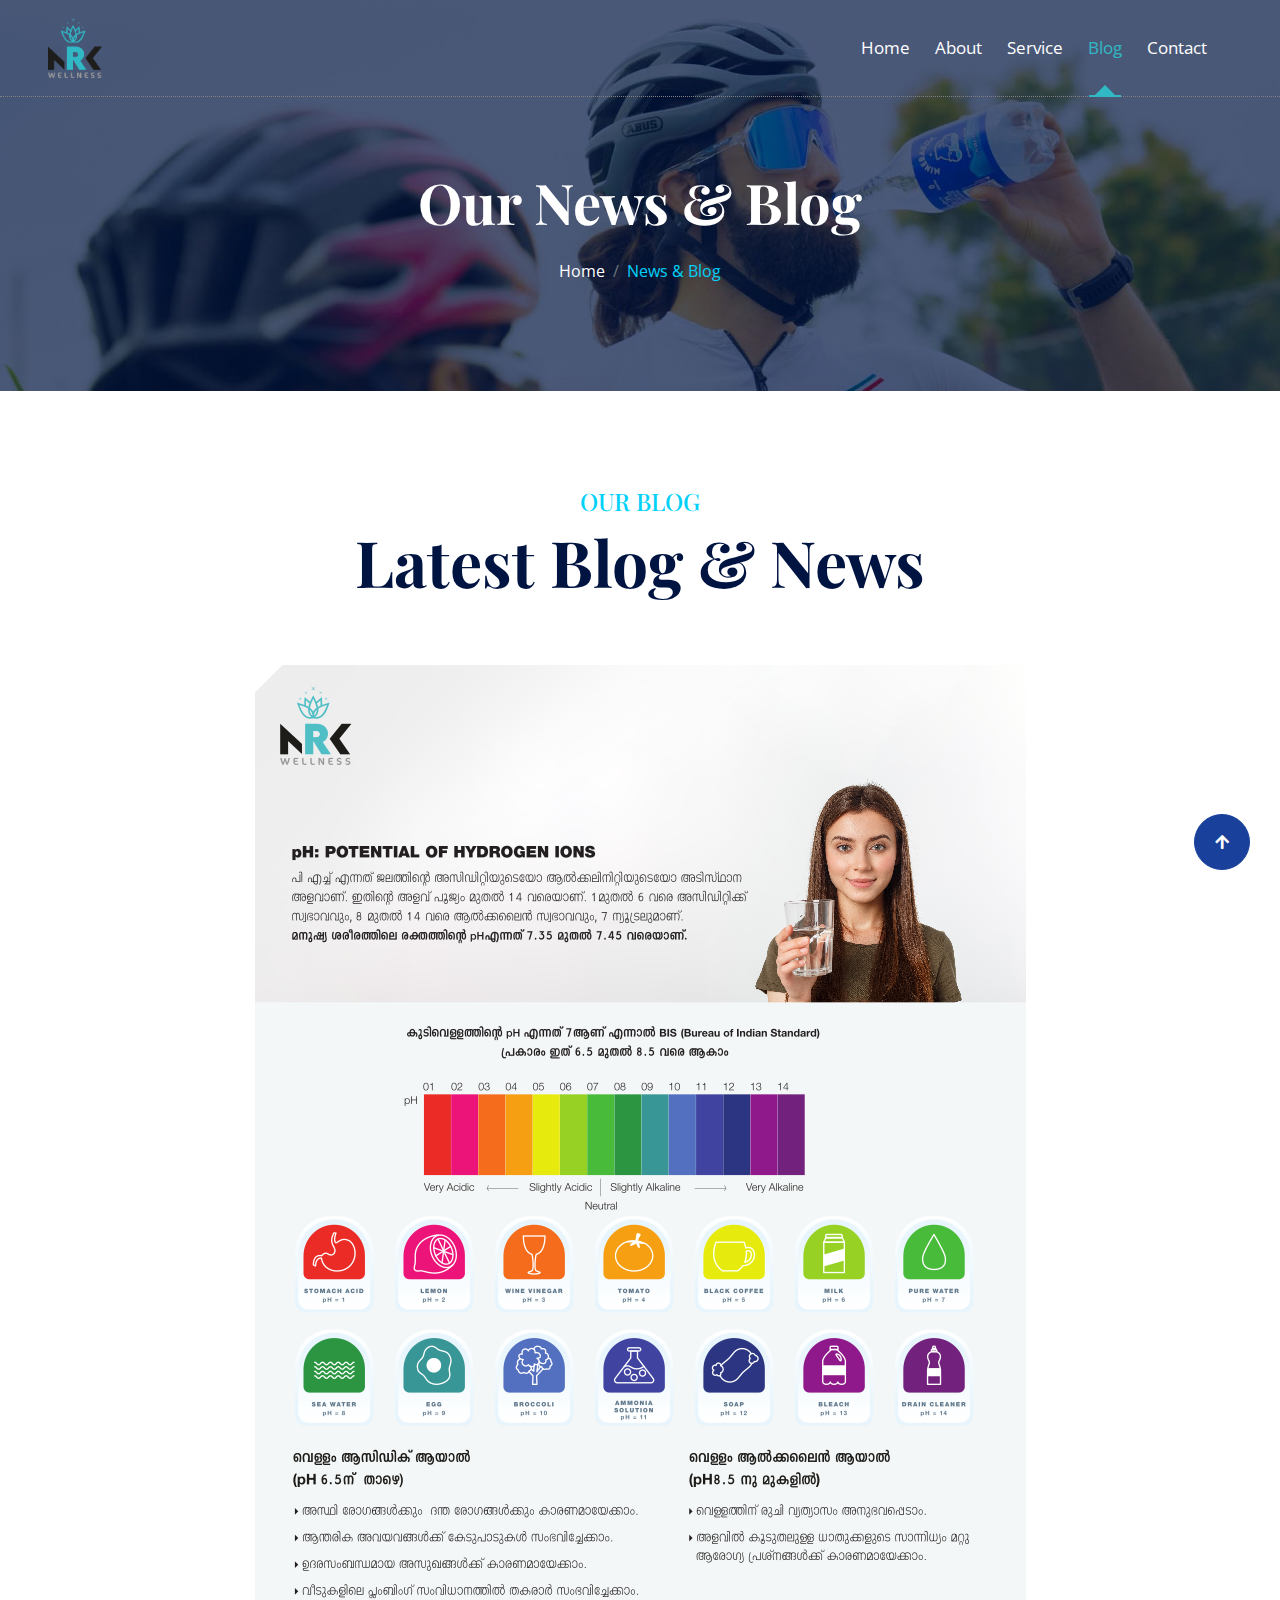
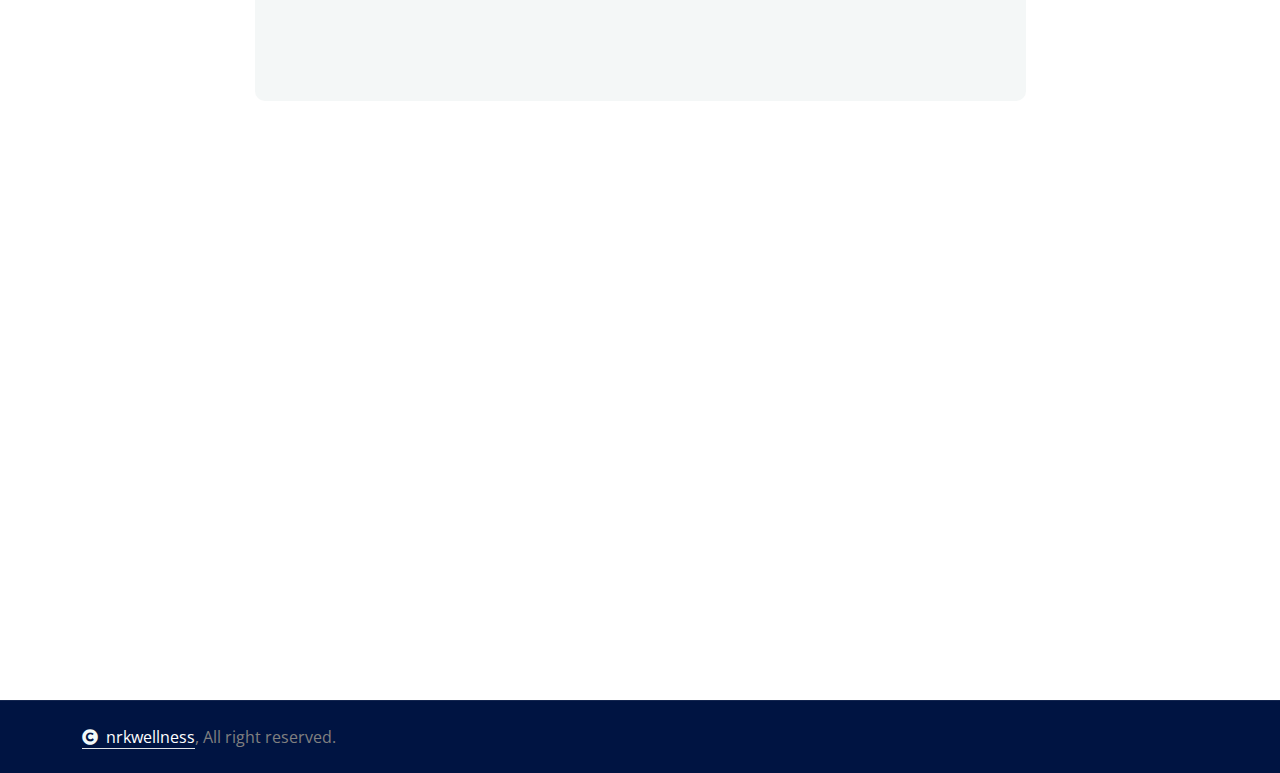
<file: blog.html>
<!DOCTYPE html>
<html lang="en">

    <head>
        <meta charset="utf-8">
        <title>NRK Wellness / Blog</title>
        <meta content="width=device-width, initial-scale=1.0" name="viewport">
        <meta content="" name="keywords">
        <meta content="" name="description">

        <!-- Google Web Fonts -->
        <link rel="preconnect" href="https://fonts.googleapis.com">
        <link rel="preconnect" href="https://fonts.gstatic.com" crossorigin>
        <link href="https://fonts.googleapis.com/css2?family=Open+Sans:ital,wdth,wght@0,75..100,300..800;1,75..100,300..800&family=Playfair+Display:ital,wght@0,400..900;1,400..900&display=swap" rel="stylesheet"> 

        <!-- Icon Font Stylesheet -->
        <link rel="stylesheet" href="https://use.fontawesome.com/releases/v5.15.4/css/all.css"/>
        <link href="https://cdn.jsdelivr.net/npm/bootstrap-icons@1.4.1/font/bootstrap-icons.css" rel="stylesheet">

        <!-- Libraries Stylesheet -->
        <link href="lib/animate/animate.min.css" rel="stylesheet">
        <link href="lib/owlcarousel/assets/owl.carousel.min.css" rel="stylesheet">


        <!-- Customized Bootstrap Stylesheet -->
        <link href="css/bootstrap.min.css" rel="stylesheet">

        <!-- Template Stylesheet -->
        <link href="css/style.css" rel="stylesheet">
    </head>

    <body>

        <!-- Spinner Start -->
        <div id="spinner" class="show bg-white position-fixed translate-middle w-100 vh-100 top-50 start-50 d-flex align-items-center justify-content-center">
            <div class="spinner-border text-primary" style="width: 3rem; height: 3rem;" role="status">
                <span class="sr-only">Loading...</span>
            </div>
        </div>
        <!-- Spinner End -->

        <!-- Navbar & Hero Start -->
        <div class="container-fluid position-relative p-0">
            <nav class="navbar navbar-expand-lg navbar-light px-4 px-lg-5 py-3 py-lg-0">
                <a href="" class="navbar-brand p-0">
                    <!-- <h1 class="text-primary"><i class="fas fa-hand-holding-water me-3"></i>Acuas</h1> -->
                    <img src="img/nrklogo.png" alt="Logo">
                </a>
                <button class="navbar-toggler" type="button" data-bs-toggle="collapse" data-bs-target="#navbarCollapse">
                    <span class="fa fa-bars"></span>
                </button>
                <div class="collapse navbar-collapse" id="navbarCollapse">
                    <div class="navbar-nav ms-auto py-0">
                        <a href="index.html" class="nav-item nav-link">Home</a>
                        <a href="about.html" class="nav-item nav-link">About</a>
                        <a href="service.html" class="nav-item nav-link">Service</a>
                        <a href="blog.html" class="nav-item nav-link active">Blog</a>
                        <!-- <div class="nav-item dropdown">
                            <a href="#" class="nav-link dropdown-toggle" data-bs-toggle="dropdown">Pages</a>
                            <div class="dropdown-menu m-0">
                                <a href="feature.html" class="dropdown-item">Our Feature</a>
                                <a href="product.html" class="dropdown-item">Our Product</a>
                                <a href="team.html" class="dropdown-item">Our Team</a>
                                <a href="testimonial.html" class="dropdown-item">Testimonial</a>
                                <a href="404.html" class="dropdown-item">404 Page</a>
                            </div>
                        </div> -->
                        <a href="contact.html" class="nav-item nav-link">Contact</a>
                    </div>
                    <!-- <div class="d-none d-xl-flex me-3">
                        <div class="d-flex flex-column pe-3 border-end border-primary">
                            <span class="text-body">Get Free Delivery</span>
                            <a href="tel:+4733378901"><span class="text-primary">Free: + 0123 456 7890</span></a>
                        </div>
                    </div> -->
                    <!-- <button class="btn btn-primary btn-md-square d-flex flex-shrink-0 mb-3 mb-lg-0 rounded-circle me-3" data-bs-toggle="modal" data-bs-target="#searchModal"><i class="fas fa-search"></i></button> -->
                    <!-- <a href="" class="btn btn-primary rounded-pill d-inline-flex flex-shrink-0 py-2 px-4">Order Now</a> -->
                </div>
            </nav>

            <!-- Header Start -->
            <div class="container-fluid bg-breadcrumb">
                <div class="container text-center py-5" style="max-width: 900px;">
                    <h4 class="text-white display-4 mb-4 wow fadeInDown" data-wow-delay="0.1s">Our News & Blog</h4>
                    <ol class="breadcrumb d-flex justify-content-center mb-0 wow fadeInDown" data-wow-delay="0.3s">
                        <li class="breadcrumb-item"><a href="index.html">Home</a></li>
                        <!-- <li class="breadcrumb-item"><a href="#">Pages</a></li> -->
                        <li class="breadcrumb-item active text-primary">News & Blog</li>
                    </ol>    
                </div>
            </div>
            <!-- Header End -->
        </div>
        <!-- Navbar & Hero End -->

        <!-- Modal Search Start -->
        <div class="modal fade" id="searchModal" tabindex="-1" aria-labelledby="exampleModalLabel" aria-hidden="true">
            <div class="modal-dialog modal-fullscreen">
                <div class="modal-content rounded-0">
                    <div class="modal-header">
                        <h4 class="modal-title mb-0" id="exampleModalLabel">Search by keyword</h4>
                        <button type="button" class="btn-close" data-bs-dismiss="modal" aria-label="Close"></button>
                    </div>
                    <div class="modal-body d-flex align-items-center">
                        <div class="input-group w-75 mx-auto d-flex">
                            <input type="search" class="form-control p-3" placeholder="keywords" aria-describedby="search-icon-1">
                            <span id="search-icon-1" class="input-group-text btn border p-3"><i class="fa fa-search text-white"></i></span>
                        </div>
                    </div>
                </div>
            </div>
        </div>
        <!-- Modal Search End -->

        <!-- Blog Start -->
        <div class="container-fluid blog py-5">
            <div class="container py-5">
                <div class="text-center mx-auto pb-5 wow fadeInUp" data-wow-delay="0.2s" style="max-width: 800px;">
                    <h4 class="text-uppercase text-primary">Our Blog</h4>
                    <h1 class="display-3 text-capitalize mb-3">Latest Blog & News</h1>
                </div>
                <div class="text-center wow fadeInUp">
                    <img src="img/bp-1.png" class="rounded" alt="...">
                  </div>
                <!-- <div class="row g-4 justify-content-center">
                    <div class="col-lg-6 col-xl-4 wow fadeInUp" data-wow-delay="0.2s">
                        <div class="blog-item">
                            <div class="blog-img">
                                <img src="img/blog-1.jpg" class="img-fluid rounded-top w-100" alt="">
                                <div class="blog-date px-4 py-2"><i class="fa fa-calendar-alt me-1"></i> Jan 12 2025</div>
                            </div>
                            <div class="blog-content rounded-bottom p-4">
                                <a href="#" class="h4 d-inline-block mb-3">Lorem ipsum dolor sit amet consectetur adipisicing elit. Unde</a>
                                <p>Lorem ipsum dolor sit amet consectetur adipisicing elit. Vel, officiis?</p>
                                <a href="#" class="fw-bold text-secondary">Read More <i class="fa fa-angle-right"></i></a>
                            </div>
                        </div>
                    </div>
                    <div class="col-lg-6 col-xl-4 wow fadeInUp" data-wow-delay="0.4s">
                        <div class="blog-item">
                            <div class="blog-img">
                                <img src="img/blog-2.jpg" class="img-fluid rounded-top w-100" alt="">
                                <div class="blog-date px-4 py-2"><i class="fa fa-calendar-alt me-1"></i> Jan 12 2025</div>
                            </div>
                            <div class="blog-content rounded-bottom p-4">
                                <a href="#" class="h4 d-inline-block mb-3">Lorem ipsum dolor sit amet consectetur adipisicing elit. Unde</a>
                                <p>Lorem ipsum dolor sit amet consectetur adipisicing elit. Vel, officiis?</p>
                                <a href="#" class="fw-bold text-secondary">Read More <i class="fa fa-angle-right"></i></a>
                            </div>
                        </div>
                    </div>
                    <div class="col-lg-6 col-xl-4 wow fadeInUp" data-wow-delay="0.6s">
                        <div class="blog-item">
                            <div class="blog-img">
                                <img src="img/blog-3.jpg" class="img-fluid rounded-top w-100" alt="">
                                <div class="blog-date px-4 py-2"><i class="fa fa-calendar-alt me-1"></i> Jan 12 2025</div>
                            </div>
                            <div class="blog-content rounded-bottom p-4">
                                <a href="#" class="h4 d-inline-block mb-3">Lorem ipsum dolor sit amet consectetur adipisicing elit. Unde</a>
                                <p>Lorem ipsum dolor sit amet consectetur adipisicing elit. Vel, officiis?</p>
                                <a href="#" class="fw-bold text-secondary">Read More <i class="fa fa-angle-right"></i></a>
                            </div>
                        </div>
                    </div>
                </div> -->
            </div>
        </div>
        <!-- Blog End -->
        <!-- Footer Start -->
        <div class="container-fluid footer py-5 wow fadeIn" data-wow-delay="0.2s">
            <div class="container py-5">
                <!-- <div class="row g-5 mb-5 align-items-center">
                    <div class="col-lg-7">
                        <div class="position-relative mx-auto">
                            <input class="form-control rounded-pill w-100 py-3 ps-4 pe-5" type="text" placeholder="Email address to Subscribe">
                            <button type="button" class="btn btn-secondary rounded-pill position-absolute top-0 end-0 py-2 px-4 mt-2 me-2">Subscribe</button>
                        </div>
                    </div>
                    <div class="col-lg-5">
                        <div class="d-flex align-items-center justify-content-center justify-content-lg-end">
                            <a class="btn btn-secondary btn-md-square rounded-circle me-3" href=""><i class="fab fa-facebook-f"></i></a>
                            <a class="btn btn-secondary btn-md-square rounded-circle me-3" href=""><i class="fab fa-twitter"></i></a>
                            <a class="btn btn-secondary btn-md-square rounded-circle me-3" href=""><i class="fab fa-instagram"></i></a>
                            <a class="btn btn-secondary btn-md-square rounded-circle me-0" href=""><i class="fab fa-linkedin-in"></i></a>
                        </div>
                    </div>
                </div> -->
                <div class="row g-5">
                    <div class="col-md-6 col-lg-6 col-xl-3">
                        <div class="footer-item d-flex flex-column">
                            <div class="footer-item">
                                <img src="img/nrklogo.png" alt="Logo" style="width: 100px;height: 100px;margin-bottom: 20px;">
                                <!-- <h3 class="text-white mb-4"><i class="fas fa-hand-holding-water text-primary me-3"></i>Acuas</h3> -->
                                <p class="mb-3">Dolor amet sit justo amet elitr clita ipsum elitr est.Lorem ipsum dolor sit amet, consectetur adipiscing elit consectetur adipiscing elit.</p>
                            </div>
                            <!-- <div class="position-relative">
                                <input class="form-control rounded-pill w-100 py-3 ps-4 pe-5" type="text" placeholder="Enter your email">
                                <button type="button" class="btn btn-secondary rounded-pill position-absolute top-0 end-0 py-2 mt-2 me-2">SignUp</button>
                            </div> -->
                        </div>
                    </div>
                    <div class="col-md-6 col-lg-6 col-xl-3">
                        <div class="footer-item d-flex flex-column" style="margin-top: 10px;">
                            <h4 class="text-white mb-4">Our Links</h4>
                            <a href="#"><i class="fas fa-angle-right me-2"></i> Home</a>
                            <a href="#"><i class="fas fa-angle-right me-2"></i> About Us</a>
                            <a href="#"><i class="fas fa-angle-right me-2"></i> Service</a>
                            <a href="#"><i class="fas fa-angle-right me-2"></i> Blog</a>
                            <a href="#"><i class="fas fa-angle-right me-2"></i> Contact us</a>
                            <!-- <a href="#"><i class="fas fa-angle-right me-2"></i> Terms & Conditions</a> -->
                        </div>
                    </div>
                    <div class="col-md-6 col-lg-6 col-xl-3">
                        <div class="footer-item d-flex flex-column">
                            <h4 class="text-white mb-4">Business Hours</h4>
                            <div class="mb-3">
                                <h6 class="text-muted mb-0">Mon - Friday:</h6>
                                <p class="text-white mb-0">09.00 am to 07.00 pm</p>
                            </div>
                            <div class="mb-3">
                                <h6 class="text-muted mb-0">Saturday:</h6>
                                <p class="text-white mb-0">10.00 am to 05.00 pm</p>
                            </div>
                            <div class="mb-3">
                                <h6 class="text-muted mb-0">Vacation:</h6>
                                <p class="text-white mb-0">All Sunday is our vacation</p>
                            </div>
                        </div>
                    </div>
                    <div class="col-md-6 col-lg-6 col-xl-3">
                        <div class="footer-item d-flex flex-column">
                            <h4 class="text-white mb-4">Contact Info</h4>
                            <a href="#"><i class="fa fa-map-marker-alt me-2"></i> GK Towers, Puzhakal, Thrissur, Kerala, India - 680 003</a>
                            <a href="mailto:info@example.com"><i class="fas fa-envelope me-2"></i> wellness.nrk@gmail.com</a>
                            <a href="tel:+012 345 67890"><i class="fa-solid fa-briefcase me-2"></i> 8714 05 7274</a>
                            <a href="tel:+012 345 67890" class="mb-3"><i class="fas fa-phone me-2"></i> 99 61 99 7274</a>
                        </div>
                    </div>
                </div>
            </div>
        </div>
        <!-- Footer End -->
        
        <!-- Copyright Start -->
        <div class="container-fluid copyright py-4">
            <div class="container">
                <div class="row g-4 align-items-center">
                    <div class="col-md-6 text-center text-md-start mb-md-0">
                        <span class="text-body"><a href="#" class="border-bottom text-white"><i class="fas fa-copyright text-light me-2"></i>nrkwellness</a>, All right reserved.</span>
                    </div>
                    <div class="col-md-6 text-center text-md-end text-body">
                        <!--/*** This template is free as long as you keep the below author’s credit link/attribution link/backlink. ***/-->
                        <!--/*** If you'd like to use the template without the below author’s credit link/attribution link/backlink, ***/-->
                        <!--/*** you can purchase the Credit Removal License from "https://htmlcodex.com/credit-removal". ***/-->
                        <!-- Designed By <a class="border-bottom text-white" href="https://htmlcodex.com">HTML Codex</a> Distributed By <a class="border-bottom text-white" href="https://themewagon.com">ThemeWagon</a> -->
                    </div>
                </div>
            </div>
        </div>
        <!-- Copyright End -->


        <!-- Back to Top -->
        <a href="#" class="btn btn-secondary btn-lg-square rounded-circle back-to-top"><i class="fa fa-arrow-up"></i></a>   

        
    <!-- JavaScript Libraries -->
    <script src="https://ajax.googleapis.com/ajax/libs/jquery/3.6.4/jquery.min.js"></script>
    <script src="https://cdn.jsdelivr.net/npm/bootstrap@5.0.0/dist/js/bootstrap.bundle.min.js"></script>
    <script src="lib/wow/wow.min.js"></script>
    <script src="lib/easing/easing.min.js"></script>
    <script src="lib/waypoints/waypoints.min.js"></script>
    <script src="lib/counterup/counterup.min.js"></script>
    <script src="lib/owlcarousel/owl.carousel.min.js"></script>
    

    <!-- Template Javascript -->
    <script src="js/main.js"></script>
    </body>

</html>
</file>
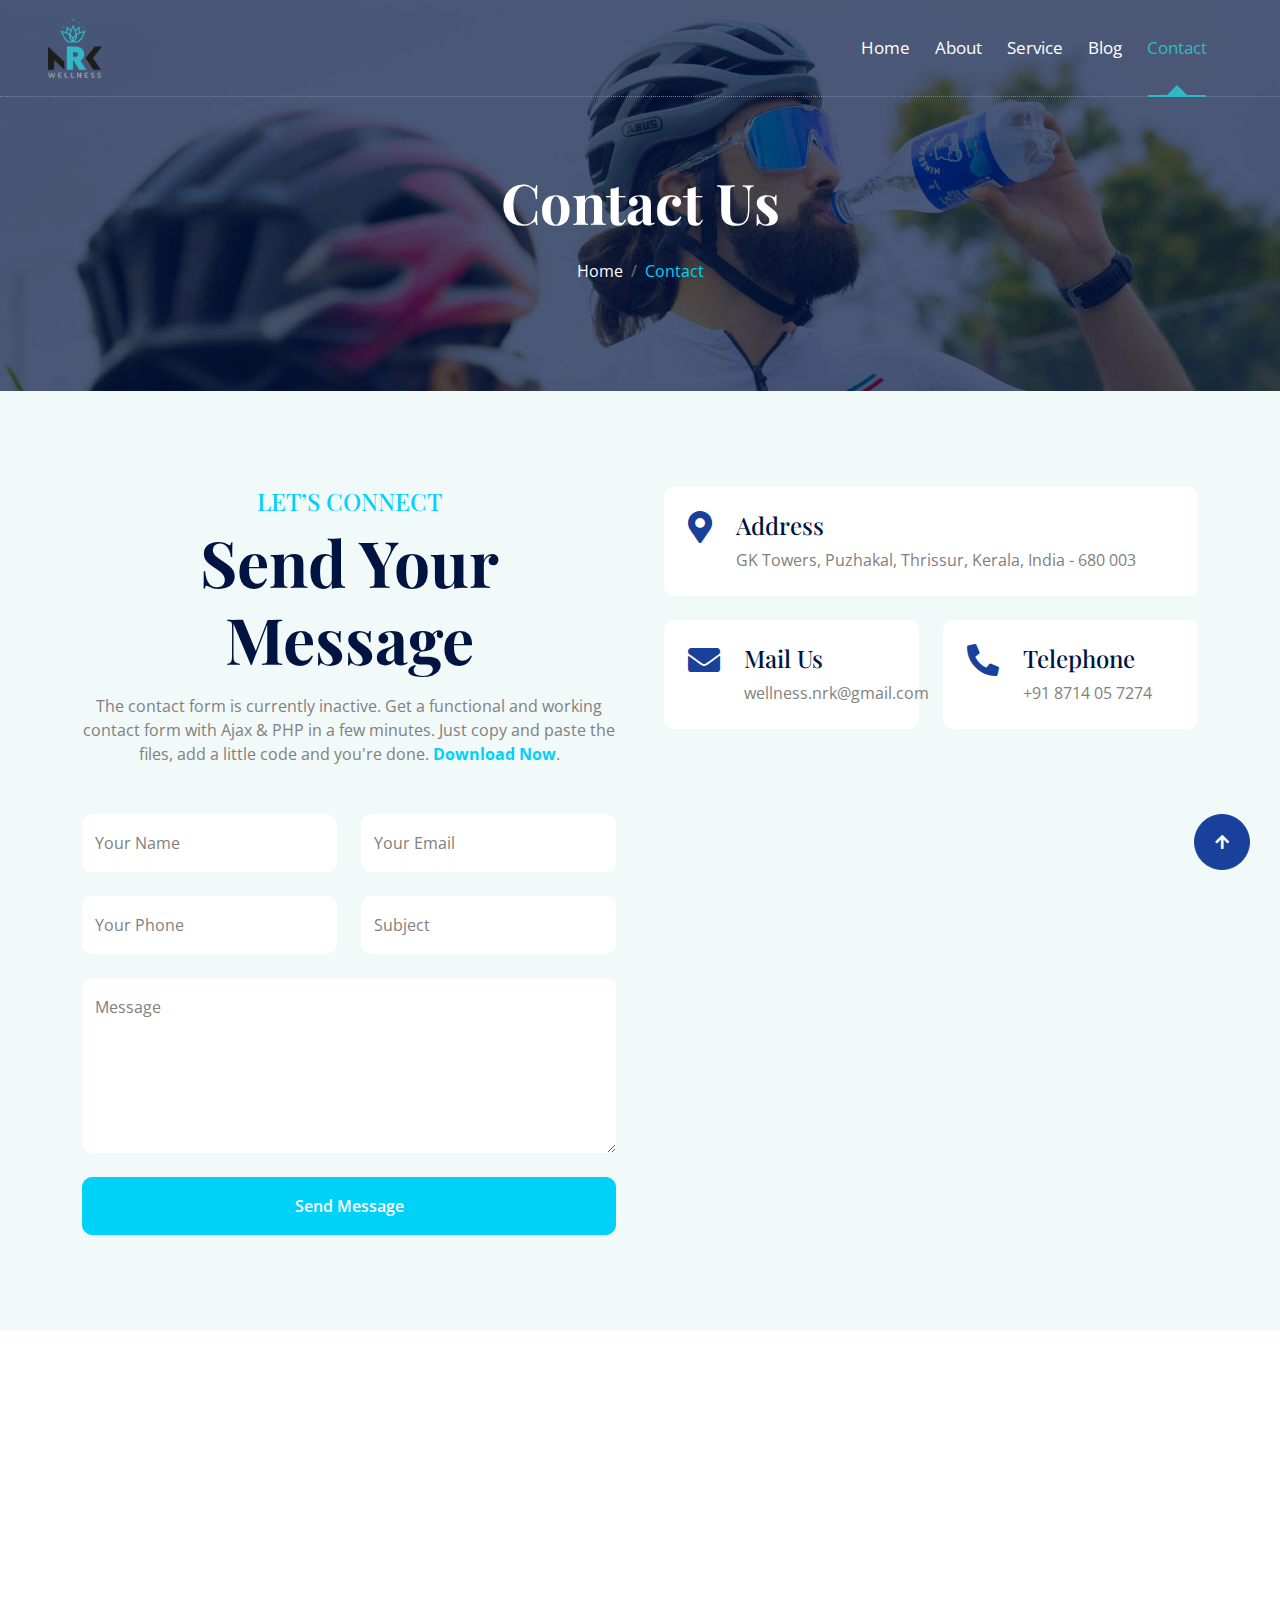
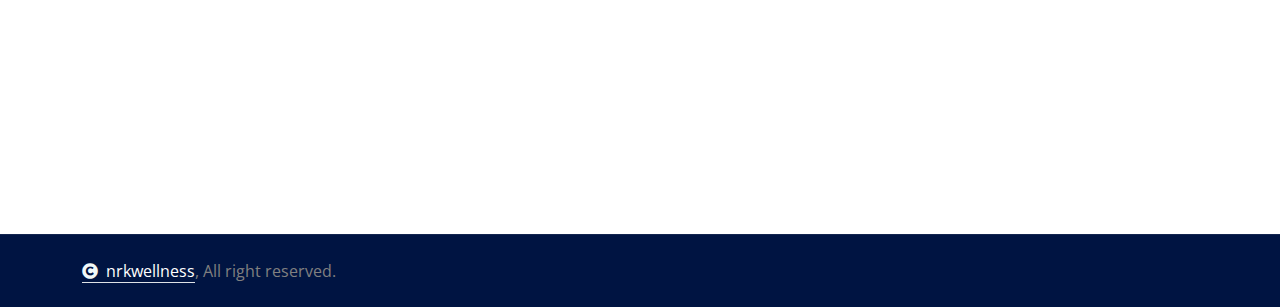
<file: contact.html>
<!DOCTYPE html>
<html lang="en">

    <head>
        <meta charset="utf-8">
        <title>NRK Wellness / Contact</title>
        <meta content="width=device-width, initial-scale=1.0" name="viewport">
        <meta content="" name="keywords">
        <meta content="" name="description">

        <!-- Google Web Fonts -->
        <link rel="preconnect" href="https://fonts.googleapis.com">
        <link rel="preconnect" href="https://fonts.gstatic.com" crossorigin>
        <link href="https://fonts.googleapis.com/css2?family=Open+Sans:ital,wdth,wght@0,75..100,300..800;1,75..100,300..800&family=Playfair+Display:ital,wght@0,400..900;1,400..900&display=swap" rel="stylesheet"> 

        <!-- Icon Font Stylesheet -->
        <link rel="stylesheet" href="https://use.fontawesome.com/releases/v5.15.4/css/all.css"/>
        <link href="https://cdn.jsdelivr.net/npm/bootstrap-icons@1.4.1/font/bootstrap-icons.css" rel="stylesheet">

        <!-- Libraries Stylesheet -->
        <link href="lib/animate/animate.min.css" rel="stylesheet">
        <link href="lib/owlcarousel/assets/owl.carousel.min.css" rel="stylesheet">


        <!-- Customized Bootstrap Stylesheet -->
        <link href="css/bootstrap.min.css" rel="stylesheet">

        <!-- Template Stylesheet -->
        <link href="css/style.css" rel="stylesheet">
    </head>

    <body>

        <!-- Spinner Start -->
        <div id="spinner" class="show bg-white position-fixed translate-middle w-100 vh-100 top-50 start-50 d-flex align-items-center justify-content-center">
            <div class="spinner-border text-primary" style="width: 3rem; height: 3rem;" role="status">
                <span class="sr-only">Loading...</span>
            </div>
        </div>
        <!-- Spinner End -->

        <!-- Navbar & Hero Start -->
        <div class="container-fluid position-relative p-0">
            <nav class="navbar navbar-expand-lg navbar-light px-4 px-lg-5 py-3 py-lg-0">
                <a href="" class="navbar-brand p-0">
                    <!-- <h1 class="text-primary"><i class="fas fa-hand-holding-water me-3"></i>Acuas</h1> -->
                    <img src="img/nrklogo.png" alt="Logo">
                </a>
                <button class="navbar-toggler" type="button" data-bs-toggle="collapse" data-bs-target="#navbarCollapse">
                    <span class="fa fa-bars"></span>
                </button>
                <div class="collapse navbar-collapse" id="navbarCollapse">
                    <div class="navbar-nav ms-auto py-0">
                        <a href="index.html" class="nav-item nav-link">Home</a>
                        <a href="about.html" class="nav-item nav-link">About</a>
                        <a href="service.html" class="nav-item nav-link">Service</a>
                        <a href="blog.html" class="nav-item nav-link">Blog</a>
                        <!-- <div class="nav-item dropdown">
                            <a href="#" class="nav-link dropdown-toggle" data-bs-toggle="dropdown">Pages</a>
                            <div class="dropdown-menu m-0">
                                <a href="feature.html" class="dropdown-item">Our Feature</a>
                                <a href="product.html" class="dropdown-item">Our Product</a>
                                <a href="team.html" class="dropdown-item">Our Team</a>
                                <a href="testimonial.html" class="dropdown-item">Testimonial</a>
                                <a href="404.html" class="dropdown-item">404 Page</a>
                            </div>
                        </div> -->
                        <a href="contact.html" class="nav-item nav-link active">Contact</a>
                    </div>
                    <!-- <div class="d-none d-xl-flex me-3">
                        <div class="d-flex flex-column pe-3 border-end border-primary">
                            <span class="text-body">Get Free Delivery</span>
                            <a href="tel:+4733378901"><span class="text-primary">Free: + 0123 456 7890</span></a>
                        </div>
                    </div> -->
                    <!-- <button class="btn btn-primary btn-md-square d-flex flex-shrink-0 mb-3 mb-lg-0 rounded-circle me-3" data-bs-toggle="modal" data-bs-target="#searchModal"><i class="fas fa-search"></i></button> -->
                    <!-- <a href="" class="btn btn-primary rounded-pill d-inline-flex flex-shrink-0 py-2 px-4">Order Now</a> -->
                </div>
            </nav>

            <!-- Header Start -->
            <div class="container-fluid bg-breadcrumb">
                <div class="container text-center py-5" style="max-width: 900px;">
                    <h4 class="text-white display-4 mb-4 wow fadeInDown" data-wow-delay="0.1s">Contact Us</h4>
                    <ol class="breadcrumb d-flex justify-content-center mb-0 wow fadeInDown" data-wow-delay="0.3s">
                        <li class="breadcrumb-item"><a href="index.html">Home</a></li>
                        <!-- <li class="breadcrumb-item"><a href="#">Pages</a></li> -->
                        <li class="breadcrumb-item active text-primary">Contact</li>
                    </ol>    
                </div>
            </div>
            <!-- Header End -->
        </div>
        <!-- Navbar & Hero End -->

        <!-- Modal Search Start -->
        <div class="modal fade" id="searchModal" tabindex="-1" aria-labelledby="exampleModalLabel" aria-hidden="true">
            <div class="modal-dialog modal-fullscreen">
                <div class="modal-content rounded-0">
                    <div class="modal-header">
                        <h4 class="modal-title mb-0" id="exampleModalLabel">Search by keyword</h4>
                        <button type="button" class="btn-close" data-bs-dismiss="modal" aria-label="Close"></button>
                    </div>
                    <div class="modal-body d-flex align-items-center">
                        <div class="input-group w-75 mx-auto d-flex">
                            <input type="search" class="form-control p-3" placeholder="keywords" aria-describedby="search-icon-1">
                            <span id="search-icon-1" class="input-group-text btn border p-3"><i class="fa fa-search text-white"></i></span>
                        </div>
                    </div>
                </div>
            </div>
        </div>
        <!-- Modal Search End -->

        <!-- Contact Start -->
        <div class="container-fluid contact bg-light py-5">
            <div class="container py-5">
                <div class="row g-5">
                    <div class="col-lg-6 h-100 wow fadeInUp" data-wow-delay="0.2s">
                        <div class="text-center mx-auto pb-5" style="max-width: 800px;">
                            <h4 class="text-uppercase text-primary">Let’s Connect</h4>
                            <h1 class="display-3 text-capitalize mb-3">Send Your Message</h1>
                            <p class="mb-0">The contact form is currently inactive. Get a functional and working contact form with Ajax & PHP in a few minutes. Just copy and paste the files, add a little code and you're done. <a class="text-primary fw-bold" href="https://htmlcodex.com/contact-form">Download Now</a>.</p>
                        </div>
                        <form>
                            <div class="row g-4">
                                <div class="col-lg-12 col-xl-6">
                                    <div class="form-floating">
                                        <input type="text" class="form-control border-0" id="name" placeholder="Your Name">
                                        <label for="name">Your Name</label>
                                    </div>
                                </div>
                                <div class="col-lg-12 col-xl-6">
                                    <div class="form-floating">
                                        <input type="email" class="form-control border-0" id="email" placeholder="Your Email">
                                        <label for="email">Your Email</label>
                                    </div>
                                </div>
                                <div class="col-lg-12 col-xl-6">
                                    <div class="form-floating">
                                        <input type="phone" class="form-control border-0" id="phone" placeholder="Phone">
                                        <label for="phone">Your Phone</label>
                                    </div>
                                </div>
                                <div class="col-lg-12 col-xl-6">
                                    <div class="form-floating">
                                        <input type="text" class="form-control border-0" id="subject" placeholder="Subject">
                                        <label for="subject">Subject</label>
                                    </div>
                                </div>
                                <div class="col-12">
                                    <div class="form-floating">
                                        <textarea class="form-control border-0" placeholder="Leave a message here" id="message" style="height: 175px"></textarea>
                                        <label for="message">Message</label>
                                    </div>
                                </div>
                                <div class="col-12">
                                    <button class="btn btn-primary w-100 py-3">Send Message</button>
                                </div>
                            </div>
                        </form>
                    </div>
                    <div class="col-lg-6 wow fadeInUp" data-wow-delay="0.4s">
                        <div class="row g-4">
                            <div class="col-12">
                                <div class="d-inline-flex rounded bg-white w-100 p-4">
                                    <i class="fas fa-map-marker-alt fa-2x text-secondary me-4"></i>
                                    <div>
                                        <h4>Address</h4>
                                        <p class="mb-0">GK Towers, Puzhakal, Thrissur, Kerala, India - 680 003</p>
                                    </div>
                                </div>
                            </div>
                            <div class="col-lg-12 col-xl-6">
                                <div class="d-inline-flex rounded bg-white w-100 p-4">
                                    <i class="fas fa-envelope fa-2x text-secondary me-4"></i>
                                    <div>
                                        <h4>Mail Us</h4>
                                        <p class="mb-0">wellness.nrk@gmail.com</p>
                                    </div>
                                </div>
                            </div>
                            <div class="col-lg-12 col-xl-6">
                                <div class="d-inline-flex rounded bg-white w-100 p-4">
                                    <i class="fa fa-phone-alt fa-2x text-secondary me-4"></i>
                                    <div>
                                        <h4>Telephone</h4>
                                        <p class="mb-0">+91 8714 05 7274</p>
                                    </div>
                                </div>
                            </div>
                            <div class="col-12">
                                <div class="h-100 overflow-hidden">
                                    <iframe class="w-100 rounded" style="height: 400px;" src="https://www.google.com/maps/embed?pb=!1m18!1m12!1m3!1d3922.487267323775!2d76.18680257428471!3d10.540990563493818!2m3!1f0!2f0!3f0!3m2!1i1024!2i768!4f13.1!3m3!1m2!1s0x3ba7efbc50572d89%3A0xa62dfb1262042a9c!2sNRK%20WELLNESS%20PVT%20LTD%20-%20Complete%20Water%20Solutions!5e0!3m2!1sen!2sin!4v1723182327806!5m2!1sen!2sin"  loading="lazy" referrerpolicy="no-referrer-when-downgrade"></iframe>
                                    <!-- <iframe class="w-100 rounded" style="height: 400px;" src="https://www.google.com/maps/embed?pb=!1m18!1m12!1m3!1d387191.33750346623!2d-73.97968099999999!3d40.6974881!2m3!1f0!2f0!3f0!3m2!1i1024!2i768!4f13.1!3m3!1m2!1s0x89c24fa5d33f083b%3A0xc80b8f06e177fe62!2sNew%20York%2C%20NY%2C%20USA!5e0!3m2!1sen!2sbd!4v1694259649153!5m2!1sen!2sbd" 
                                    loading="lazy" referrerpolicy="no-referrer-when-downgrade"></iframe> -->
                                </div>
                            </div>
                        </div>
                    </div>
                </div>
            </div>
        </div>
        <!-- Contact End -->
        <!-- Footer Start -->
        <div class="container-fluid footer py-5 wow fadeIn" data-wow-delay="0.2s">
            <div class="container py-5">
                <!-- <div class="row g-5 mb-5 align-items-center">
                    <div class="col-lg-7">
                        <div class="position-relative mx-auto">
                            <input class="form-control rounded-pill w-100 py-3 ps-4 pe-5" type="text" placeholder="Email address to Subscribe">
                            <button type="button" class="btn btn-secondary rounded-pill position-absolute top-0 end-0 py-2 px-4 mt-2 me-2">Subscribe</button>
                        </div>
                    </div>
                    <div class="col-lg-5">
                        <div class="d-flex align-items-center justify-content-center justify-content-lg-end">
                            <a class="btn btn-secondary btn-md-square rounded-circle me-3" href=""><i class="fab fa-facebook-f"></i></a>
                            <a class="btn btn-secondary btn-md-square rounded-circle me-3" href=""><i class="fab fa-twitter"></i></a>
                            <a class="btn btn-secondary btn-md-square rounded-circle me-3" href=""><i class="fab fa-instagram"></i></a>
                            <a class="btn btn-secondary btn-md-square rounded-circle me-0" href=""><i class="fab fa-linkedin-in"></i></a>
                        </div>
                    </div>
                </div> -->
                <div class="row g-5">
                    <div class="col-md-6 col-lg-6 col-xl-3">
                        <div class="footer-item d-flex flex-column">
                            <div class="footer-item">
                                <img src="img/nrklogo.png" alt="Logo" style="width: 100px;height: 100px;margin-bottom: 20px;">
                                <!-- <h3 class="text-white mb-4"><i class="fas fa-hand-holding-water text-primary me-3"></i>Acuas</h3> -->
                                <p class="mb-3">Dolor amet sit justo amet elitr clita ipsum elitr est.Lorem ipsum dolor sit amet, consectetur adipiscing elit consectetur adipiscing elit.</p>
                            </div>
                            <!-- <div class="position-relative">
                                <input class="form-control rounded-pill w-100 py-3 ps-4 pe-5" type="text" placeholder="Enter your email">
                                <button type="button" class="btn btn-secondary rounded-pill position-absolute top-0 end-0 py-2 mt-2 me-2">SignUp</button>
                            </div> -->
                        </div>
                    </div>
                    <div class="col-md-6 col-lg-6 col-xl-3">
                        <div class="footer-item d-flex flex-column" style="margin-top: 10px;">
                            <h4 class="text-white mb-4">Our Links</h4>
                            <a href="#"><i class="fas fa-angle-right me-2"></i> Home</a>
                            <a href="#"><i class="fas fa-angle-right me-2"></i> About Us</a>
                            <a href="#"><i class="fas fa-angle-right me-2"></i> Service</a>
                            <a href="#"><i class="fas fa-angle-right me-2"></i> Blog</a>
                            <a href="#"><i class="fas fa-angle-right me-2"></i> Contact us</a>
                            <!-- <a href="#"><i class="fas fa-angle-right me-2"></i> Terms & Conditions</a> -->
                        </div>
                    </div>
                    <div class="col-md-6 col-lg-6 col-xl-3">
                        <div class="footer-item d-flex flex-column">
                            <h4 class="text-white mb-4">Business Hours</h4>
                            <div class="mb-3">
                                <h6 class="text-muted mb-0">Mon - Friday:</h6>
                                <p class="text-white mb-0">09.00 am to 07.00 pm</p>
                            </div>
                            <div class="mb-3">
                                <h6 class="text-muted mb-0">Saturday:</h6>
                                <p class="text-white mb-0">10.00 am to 05.00 pm</p>
                            </div>
                            <div class="mb-3">
                                <h6 class="text-muted mb-0">Vacation:</h6>
                                <p class="text-white mb-0">All Sunday is our vacation</p>
                            </div>
                        </div>
                    </div>
                    <div class="col-md-6 col-lg-6 col-xl-3">
                        <div class="footer-item d-flex flex-column">
                            <h4 class="text-white mb-4">Contact Info</h4>
                            <a href="#"><i class="fa fa-map-marker-alt me-2"></i> GK Towers, Puzhakal, Thrissur, Kerala, India - 680 003</a>
                            <a href="mailto:info@example.com"><i class="fas fa-envelope me-2"></i> wellness.nrk@gmail.com</a>
                            <a href="tel:+012 345 67890"><i class="fa-solid fa-briefcase me-2"></i> 8714 05 7274</a>
                            <a href="tel:+012 345 67890" class="mb-3"><i class="fas fa-phone me-2"></i> 99 61 99 7274</a>
                        </div>
                    </div>
                </div>
            </div>
        </div>
        <!-- Footer End -->
        
        <!-- Copyright Start -->
        <div class="container-fluid copyright py-4">
            <div class="container">
                <div class="row g-4 align-items-center">
                    <div class="col-md-6 text-center text-md-start mb-md-0">
                        <span class="text-body"><a href="#" class="border-bottom text-white"><i class="fas fa-copyright text-light me-2"></i>nrkwellness</a>, All right reserved.</span>
                    </div>
                    <div class="col-md-6 text-center text-md-end text-body">
                        <!--/*** This template is free as long as you keep the below author’s credit link/attribution link/backlink. ***/-->
                        <!--/*** If you'd like to use the template without the below author’s credit link/attribution link/backlink, ***/-->
                        <!--/*** you can purchase the Credit Removal License from "https://htmlcodex.com/credit-removal". ***/-->
                        <!-- Designed By <a class="border-bottom text-white" href="https://htmlcodex.com">HTML Codex</a> Distributed By <a class="border-bottom text-white" href="https://themewagon.com">ThemeWagon</a> -->
                    </div>
                </div>
            </div>
        </div>
        <!-- Copyright End -->


        <!-- Back to Top -->
        <a href="#" class="btn btn-secondary btn-lg-square rounded-circle back-to-top"><i class="fa fa-arrow-up"></i></a>   

        
    <!-- JavaScript Libraries -->
    <script src="https://ajax.googleapis.com/ajax/libs/jquery/3.6.4/jquery.min.js"></script>
    <script src="https://cdn.jsdelivr.net/npm/bootstrap@5.0.0/dist/js/bootstrap.bundle.min.js"></script>
    <script src="lib/wow/wow.min.js"></script>
    <script src="lib/easing/easing.min.js"></script>
    <script src="lib/waypoints/waypoints.min.js"></script>
    <script src="lib/counterup/counterup.min.js"></script>
    <script src="lib/owlcarousel/owl.carousel.min.js"></script>
    

    <!-- Template Javascript -->
    <script src="js/main.js"></script>
    </body>

</html>
</file>
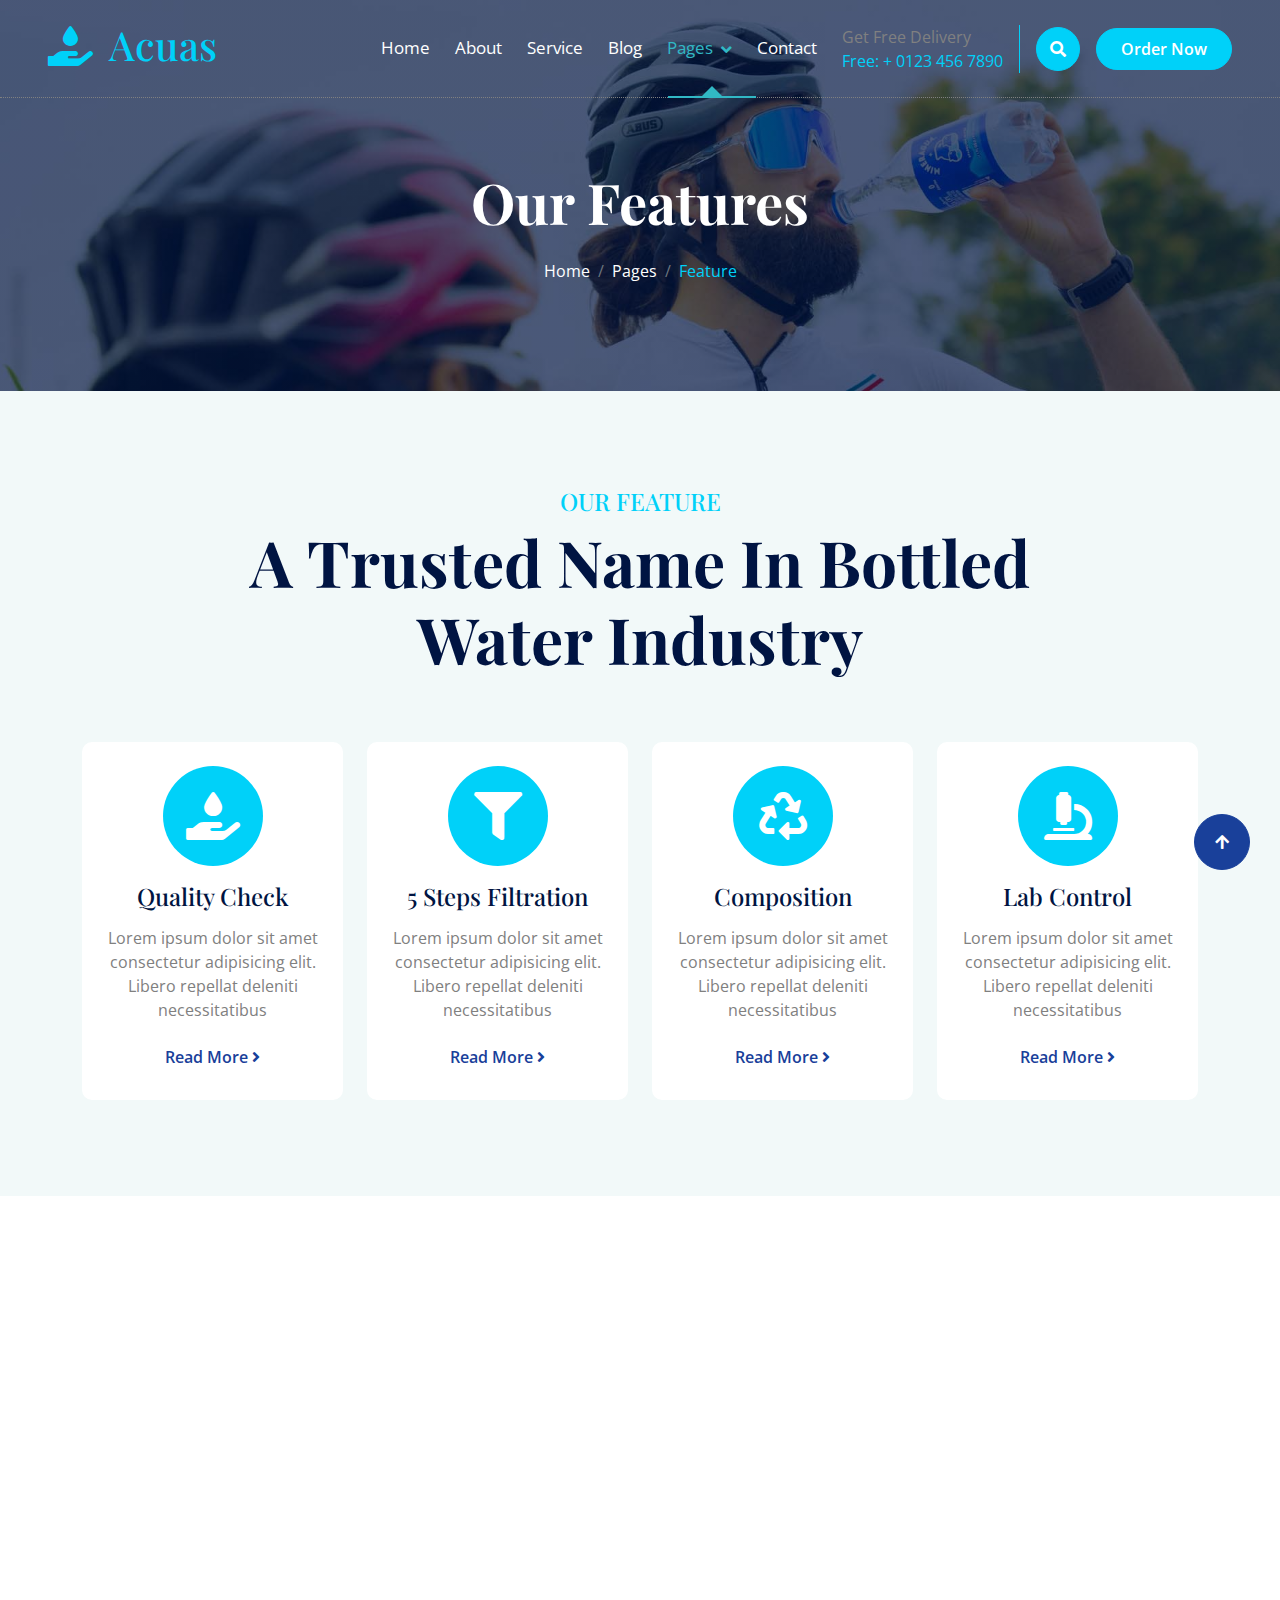
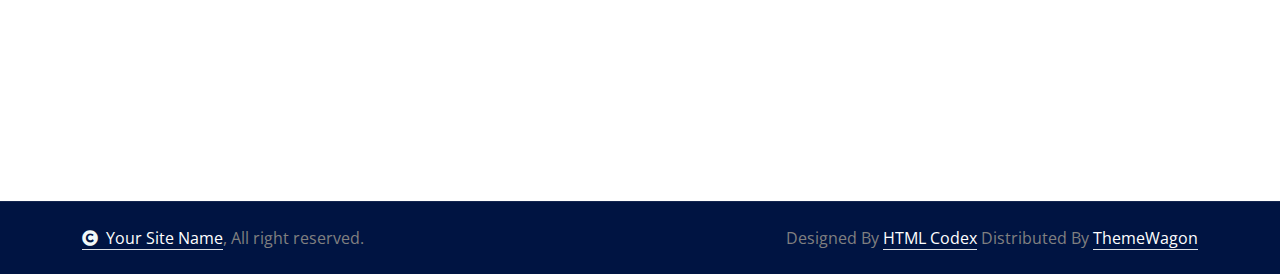
<file: feature.html>
<!DOCTYPE html>
<html lang="en">

    <head>
        <meta charset="utf-8">
        <title>Acuas - Drinking Water Website Template</title>
        <meta content="width=device-width, initial-scale=1.0" name="viewport">
        <meta content="" name="keywords">
        <meta content="" name="description">

        <!-- Google Web Fonts -->
        <link rel="preconnect" href="https://fonts.googleapis.com">
        <link rel="preconnect" href="https://fonts.gstatic.com" crossorigin>
        <link href="https://fonts.googleapis.com/css2?family=Open+Sans:ital,wdth,wght@0,75..100,300..800;1,75..100,300..800&family=Playfair+Display:ital,wght@0,400..900;1,400..900&display=swap" rel="stylesheet"> 

        <!-- Icon Font Stylesheet -->
        <link rel="stylesheet" href="https://use.fontawesome.com/releases/v5.15.4/css/all.css"/>
        <link href="https://cdn.jsdelivr.net/npm/bootstrap-icons@1.4.1/font/bootstrap-icons.css" rel="stylesheet">

        <!-- Libraries Stylesheet -->
        <link href="lib/animate/animate.min.css" rel="stylesheet">
        <link href="lib/owlcarousel/assets/owl.carousel.min.css" rel="stylesheet">


        <!-- Customized Bootstrap Stylesheet -->
        <link href="css/bootstrap.min.css" rel="stylesheet">

        <!-- Template Stylesheet -->
        <link href="css/style.css" rel="stylesheet">
    </head>

    <body>

        <!-- Spinner Start -->
        <div id="spinner" class="show bg-white position-fixed translate-middle w-100 vh-100 top-50 start-50 d-flex align-items-center justify-content-center">
            <div class="spinner-border text-primary" style="width: 3rem; height: 3rem;" role="status">
                <span class="sr-only">Loading...</span>
            </div>
        </div>
        <!-- Spinner End -->

        <!-- Navbar & Hero Start -->
        <div class="container-fluid position-relative p-0">
            <nav class="navbar navbar-expand-lg navbar-light px-4 px-lg-5 py-3 py-lg-0">
                <a href="" class="navbar-brand p-0">
                    <h1 class="text-primary"><i class="fas fa-hand-holding-water me-3"></i>Acuas</h1>
                    <!-- <img src="img/logo.png" alt="Logo"> -->
                </a>
                <button class="navbar-toggler" type="button" data-bs-toggle="collapse" data-bs-target="#navbarCollapse">
                    <span class="fa fa-bars"></span>
                </button>
                <div class="collapse navbar-collapse" id="navbarCollapse">
                    <div class="navbar-nav ms-auto py-0">
                        <a href="index.html" class="nav-item nav-link">Home</a>
                        <a href="about.html" class="nav-item nav-link">About</a>
                        <a href="service.html" class="nav-item nav-link">Service</a>
                        <a href="blog.html" class="nav-item nav-link">Blog</a>
                        <div class="nav-item dropdown active">
                            <a href="#" class="nav-link dropdown-toggle active" data-bs-toggle="dropdown">Pages</a>
                            <div class="dropdown-menu m-0">
                                <a href="feature.html" class="dropdown-item active">Our Feature</a>
                                <a href="product.html" class="dropdown-item">Our Product</a>
                                <a href="team.html" class="dropdown-item">Our Team</a>
                                <a href="testimonial.html" class="dropdown-item">Testimonial</a>
                                <a href="404.html" class="dropdown-item">404 Page</a>
                            </div>
                        </div>
                        <a href="contact.html" class="nav-item nav-link">Contact</a>
                    </div>
                    <div class="d-none d-xl-flex me-3">
                        <div class="d-flex flex-column pe-3 border-end border-primary">
                            <span class="text-body">Get Free Delivery</span>
                            <a href="tel:+4733378901"><span class="text-primary">Free: + 0123 456 7890</span></a>
                        </div>
                    </div>
                    <button class="btn btn-primary btn-md-square d-flex flex-shrink-0 mb-3 mb-lg-0 rounded-circle me-3" data-bs-toggle="modal" data-bs-target="#searchModal"><i class="fas fa-search"></i></button>
                    <a href="" class="btn btn-primary rounded-pill d-inline-flex flex-shrink-0 py-2 px-4">Order Now</a>
                </div>
            </nav>

            <!-- Header Start -->
            <div class="container-fluid bg-breadcrumb">
                <div class="container text-center py-5" style="max-width: 900px;">
                    <h4 class="text-white display-4 mb-4 wow fadeInDown" data-wow-delay="0.1s">Our Features</h4>
                    <ol class="breadcrumb d-flex justify-content-center mb-0 wow fadeInDown" data-wow-delay="0.3s">
                        <li class="breadcrumb-item"><a href="index.html">Home</a></li>
                        <li class="breadcrumb-item"><a href="#">Pages</a></li>
                        <li class="breadcrumb-item active text-primary">Feature</li>
                    </ol>    
                </div>
            </div>
            <!-- Header End -->
        </div>
        <!-- Navbar & Hero End -->

        <!-- Modal Search Start -->
        <div class="modal fade" id="searchModal" tabindex="-1" aria-labelledby="exampleModalLabel" aria-hidden="true">
            <div class="modal-dialog modal-fullscreen">
                <div class="modal-content rounded-0">
                    <div class="modal-header">
                        <h4 class="modal-title mb-0" id="exampleModalLabel">Search by keyword</h4>
                        <button type="button" class="btn-close" data-bs-dismiss="modal" aria-label="Close"></button>
                    </div>
                    <div class="modal-body d-flex align-items-center">
                        <div class="input-group w-75 mx-auto d-flex">
                            <input type="search" class="form-control p-3" placeholder="keywords" aria-describedby="search-icon-1">
                            <span id="search-icon-1" class="input-group-text btn border p-3"><i class="fa fa-search text-white"></i></span>
                        </div>
                    </div>
                </div>
            </div>
        </div>
        <!-- Modal Search End -->

        <!-- feature Start -->
        <div class="container-fluid feature bg-light py-5">
            <div class="container py-5">
                <div class="text-center mx-auto pb-5 wow fadeInUp" data-wow-delay="0.2s" style="max-width: 800px;">
                    <h4 class="text-uppercase text-primary">Our Feature</h4>
                    <h1 class="display-3 text-capitalize mb-3">A Trusted Name In Bottled Water Industry</h1>
                </div>
                <div class="row g-4">
                    <div class=" col-md-6 col-lg-6 col-xl-3 wow fadeInUp" data-wow-delay="0.2s">
                        <div class="feature-item p-4">
                            <div class="feature-icon mb-3"><i class="fas fa-hand-holding-water text-white fa-3x"></i></div>
                            <a href="#" class="h4 mb-3">Quality Check</a>
                            <p class="mb-3">Lorem ipsum dolor sit amet consectetur adipisicing elit. Libero repellat deleniti necessitatibus</p>
                            <a href="#" class="btn text-secondary">Read More <i class="fa fa-angle-right"></i></a>
                        </div>
                    </div>
                    <div class="col-md-6 col-lg-6 col-xl-3 wow fadeInUp" data-wow-delay="0.4s">
                        <div class="feature-item p-4">
                            <div class="feature-icon mb-3"><i class="fas fa-filter text-white fa-3x"></i></div>
                            <a href="#" class="h4 mb-3">5 Steps Filtration</a>
                            <p class="mb-3">Lorem ipsum dolor sit amet consectetur adipisicing elit. Libero repellat deleniti necessitatibus</p>
                            <a href="#" class="btn text-secondary">Read More <i class="fa fa-angle-right"></i></a>
                        </div>
                    </div>
                    <div class="col-md-6 col-lg-6 col-xl-3 wow fadeInUp" data-wow-delay="0.6s">
                        <div class="feature-item p-4">
                            <div class="feature-icon mb-3"><i class="fas fa-recycle text-white fa-3x"></i></div>
                            <a href="#" class="h4 mb-3">Composition</a>
                            <p class="mb-3">Lorem ipsum dolor sit amet consectetur adipisicing elit. Libero repellat deleniti necessitatibus</p>
                            <a href="#" class="btn text-secondary">Read More <i class="fa fa-angle-right"></i></a>
                        </div>
                    </div>
                    <div class="col-md-6 col-lg-6 col-xl-3 wow fadeInUp" data-wow-delay="0.8s">
                        <div class="feature-item p-4">
                            <div class="feature-icon mb-3"><i class="fas fa-microscope text-white fa-3x"></i></div>
                            <a href="#" class="h4 mb-3">Lab Control</a>
                            <p class="mb-3">Lorem ipsum dolor sit amet consectetur adipisicing elit. Libero repellat deleniti necessitatibus</p>
                            <a href="#" class="btn text-secondary">Read More <i class="fa fa-angle-right"></i></a>
                        </div>
                    </div>
                </div>
            </div>
        </div>
        <!-- feature End -->

        <!-- Footer Start -->
        <div class="container-fluid footer py-5 wow fadeIn" data-wow-delay="0.2s">
            <div class="container py-5">
                <div class="row g-5 mb-5 align-items-center">
                    <div class="col-lg-7">
                        <div class="position-relative mx-auto">
                            <input class="form-control rounded-pill w-100 py-3 ps-4 pe-5" type="text" placeholder="Email address to Subscribe">
                            <button type="button" class="btn btn-secondary rounded-pill position-absolute top-0 end-0 py-2 px-4 mt-2 me-2">Subscribe</button>
                        </div>
                    </div>
                    <div class="col-lg-5">
                        <div class="d-flex align-items-center justify-content-center justify-content-lg-end">
                            <a class="btn btn-secondary btn-md-square rounded-circle me-3" href=""><i class="fab fa-facebook-f"></i></a>
                            <a class="btn btn-secondary btn-md-square rounded-circle me-3" href=""><i class="fab fa-twitter"></i></a>
                            <a class="btn btn-secondary btn-md-square rounded-circle me-3" href=""><i class="fab fa-instagram"></i></a>
                            <a class="btn btn-secondary btn-md-square rounded-circle me-0" href=""><i class="fab fa-linkedin-in"></i></a>
                        </div>
                    </div>
                </div>
                <div class="row g-5">
                    <div class="col-md-6 col-lg-6 col-xl-3">
                        <div class="footer-item d-flex flex-column">
                            <div class="footer-item">
                                <h3 class="text-white mb-4"><i class="fas fa-hand-holding-water text-primary me-3"></i>Acuas</h3>
                                <p class="mb-3">Dolor amet sit justo amet elitr clita ipsum elitr est.Lorem ipsum dolor sit amet, consectetur adipiscing elit consectetur adipiscing elit.</p>
                            </div>
                            <div class="position-relative">
                                <input class="form-control rounded-pill w-100 py-3 ps-4 pe-5" type="text" placeholder="Enter your email">
                                <button type="button" class="btn btn-secondary rounded-pill position-absolute top-0 end-0 py-2 mt-2 me-2">SignUp</button>
                            </div>
                        </div>
                    </div>
                    <div class="col-md-6 col-lg-6 col-xl-3">
                        <div class="footer-item d-flex flex-column">
                            <h4 class="text-white mb-4">About Us</h4>
                            <a href="#"><i class="fas fa-angle-right me-2"></i> Why Choose Us</a>
                            <a href="#"><i class="fas fa-angle-right me-2"></i> Free Water Bottles</a>
                            <a href="#"><i class="fas fa-angle-right me-2"></i> Water Dispensers</a>
                            <a href="#"><i class="fas fa-angle-right me-2"></i> Bottled Water Coolers</a>
                            <a href="#"><i class="fas fa-angle-right me-2"></i> Contact us</a>
                            <a href="#"><i class="fas fa-angle-right me-2"></i> Terms & Conditions</a>
                        </div>
                    </div>
                    <div class="col-md-6 col-lg-6 col-xl-3">
                        <div class="footer-item d-flex flex-column">
                            <h4 class="text-white mb-4">Business Hours</h4>
                            <div class="mb-3">
                                <h6 class="text-muted mb-0">Mon - Friday:</h6>
                                <p class="text-white mb-0">09.00 am to 07.00 pm</p>
                            </div>
                            <div class="mb-3">
                                <h6 class="text-muted mb-0">Saturday:</h6>
                                <p class="text-white mb-0">10.00 am to 05.00 pm</p>
                            </div>
                            <div class="mb-3">
                                <h6 class="text-muted mb-0">Vacation:</h6>
                                <p class="text-white mb-0">All Sunday is our vacation</p>
                            </div>
                        </div>
                    </div>
                    <div class="col-md-6 col-lg-6 col-xl-3">
                        <div class="footer-item d-flex flex-column">
                            <h4 class="text-white mb-4">Contact Info</h4>
                            <a href="#"><i class="fa fa-map-marker-alt me-2"></i> 123 Street, New York, USA</a>
                            <a href="mailto:info@example.com"><i class="fas fa-envelope me-2"></i> info@example.com</a>
                            <a href="mailto:info@example.com"><i class="fas fa-envelope me-2"></i> info@example.com</a>
                            <a href="tel:+012 345 67890"><i class="fas fa-phone me-2"></i> +012 345 67890</a>
                            <a href="tel:+012 345 67890" class="mb-3"><i class="fas fa-print me-2"></i> +012 345 67890</a>
                        </div>
                    </div>
                </div>
            </div>
        </div>
        <!-- Footer End -->

        
        <!-- Copyright Start -->
        <div class="container-fluid copyright py-4">
            <div class="container">
                <div class="row g-4 align-items-center">
                    <div class="col-md-6 text-center text-md-start mb-md-0">
                        <span class="text-body"><a href="#" class="border-bottom text-white"><i class="fas fa-copyright text-light me-2"></i>Your Site Name</a>, All right reserved.</span>
                    </div>
                    <div class="col-md-6 text-center text-md-end text-body">
                        <!--/*** This template is free as long as you keep the below author’s credit link/attribution link/backlink. ***/-->
                        <!--/*** If you'd like to use the template without the below author’s credit link/attribution link/backlink, ***/-->
                        <!--/*** you can purchase the Credit Removal License from "https://htmlcodex.com/credit-removal". ***/-->
                        Designed By <a class="border-bottom text-white" href="https://htmlcodex.com">HTML Codex</a> Distributed By <a class="border-bottom text-white" href="https://themewagon.com">ThemeWagon</a>
                    </div>
                </div>
            </div>
        </div>
        <!-- Copyright End -->


        <!-- Back to Top -->
        <a href="#" class="btn btn-secondary btn-lg-square rounded-circle back-to-top"><i class="fa fa-arrow-up"></i></a>   

        
    <!-- JavaScript Libraries -->
    <script src="https://ajax.googleapis.com/ajax/libs/jquery/3.6.4/jquery.min.js"></script>
    <script src="https://cdn.jsdelivr.net/npm/bootstrap@5.0.0/dist/js/bootstrap.bundle.min.js"></script>
    <script src="lib/wow/wow.min.js"></script>
    <script src="lib/easing/easing.min.js"></script>
    <script src="lib/waypoints/waypoints.min.js"></script>
    <script src="lib/counterup/counterup.min.js"></script>
    <script src="lib/owlcarousel/owl.carousel.min.js"></script>
    

    <!-- Template Javascript -->
    <script src="js/main.js"></script>
    </body>

</html>
</file>
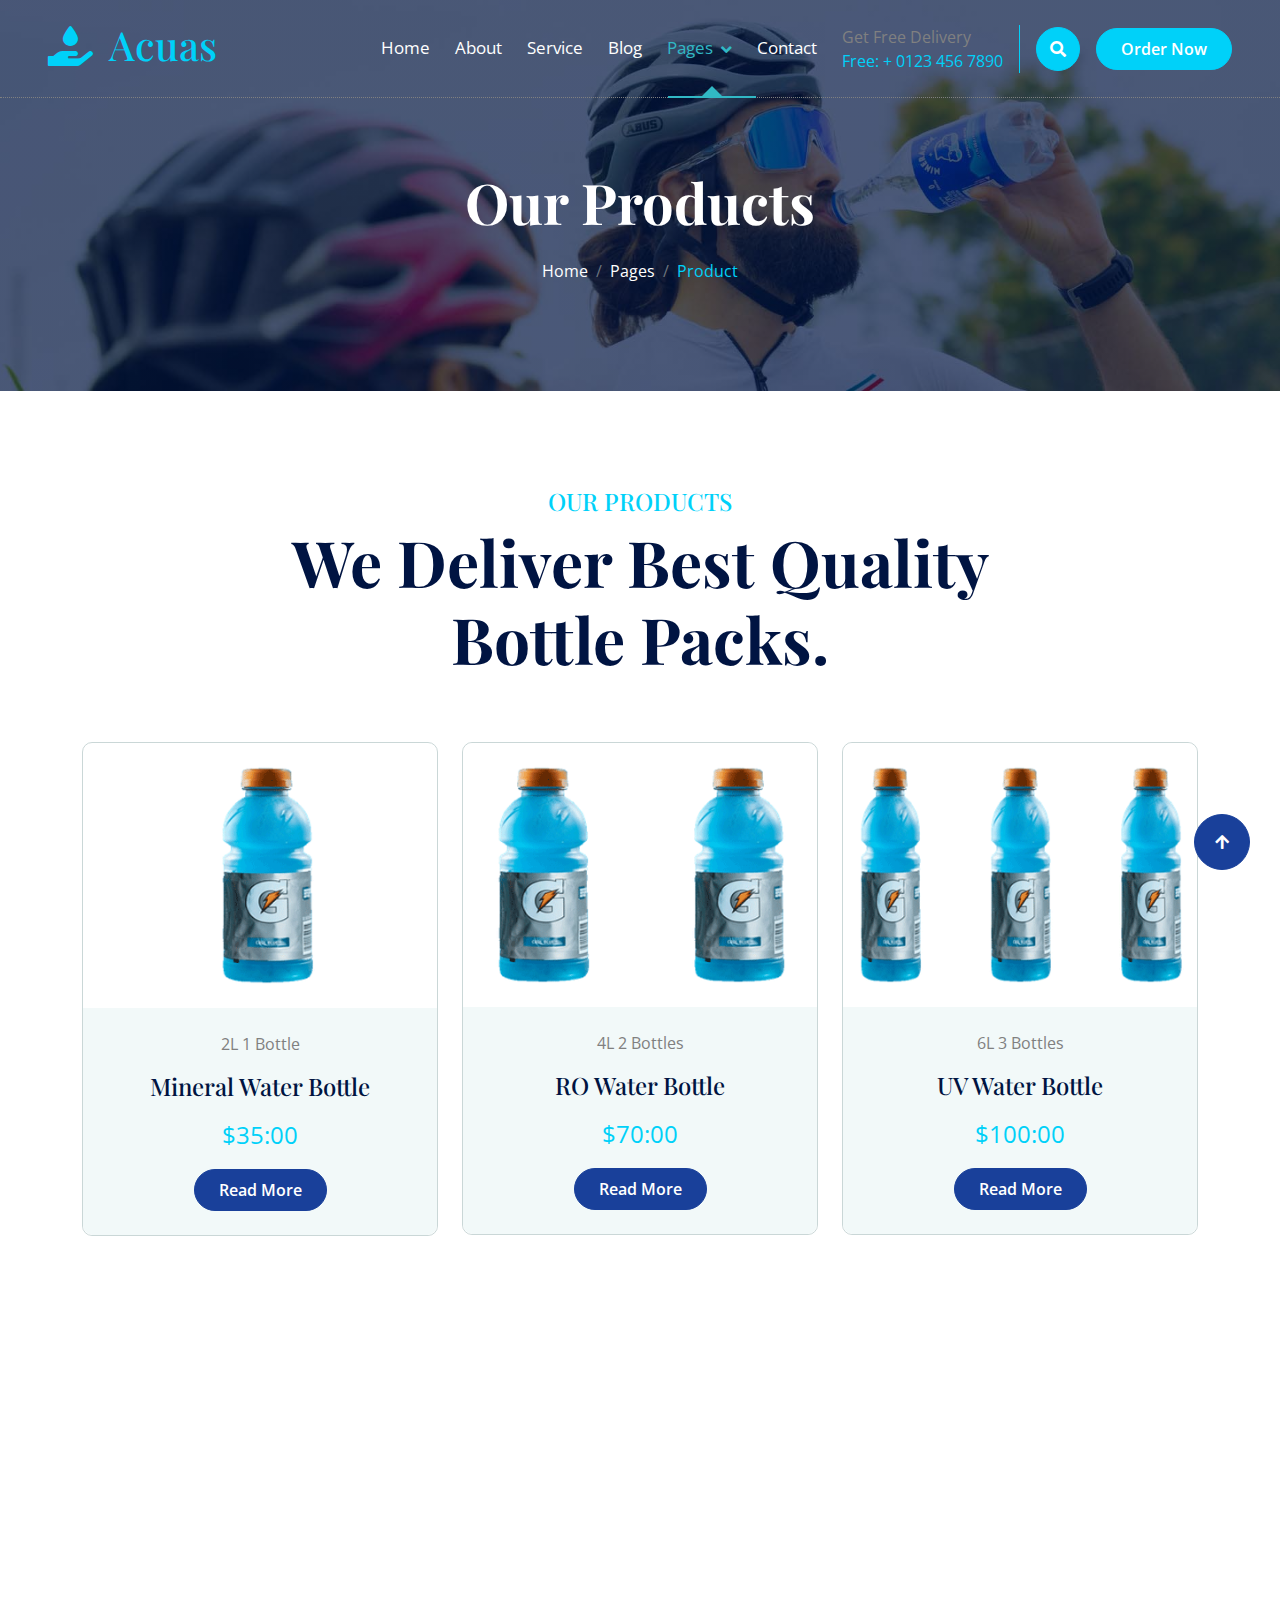
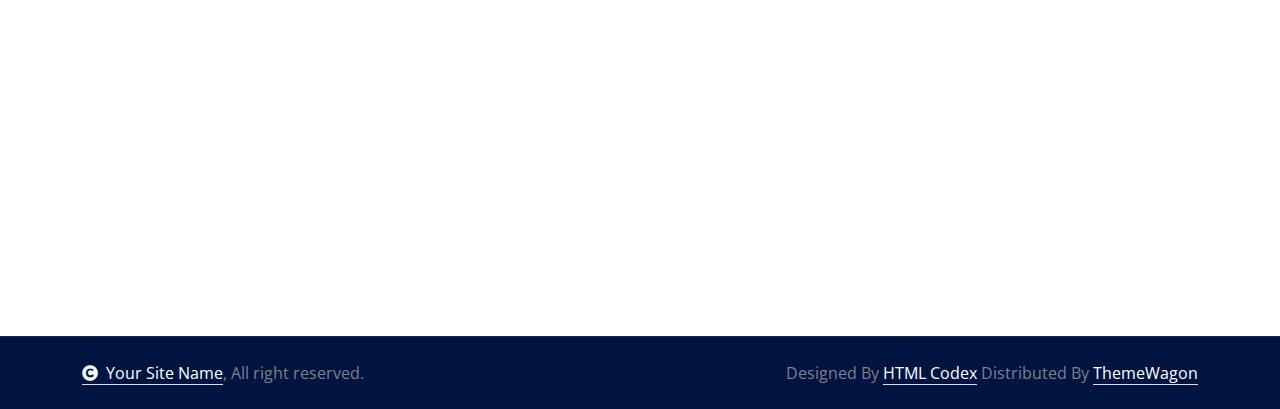
<file: product.html>
<!DOCTYPE html>
<html lang="en">

    <head>
        <meta charset="utf-8">
        <title>Acuas - Drinking Water Website Template</title>
        <meta content="width=device-width, initial-scale=1.0" name="viewport">
        <meta content="" name="keywords">
        <meta content="" name="description">

        <!-- Google Web Fonts -->
        <link rel="preconnect" href="https://fonts.googleapis.com">
        <link rel="preconnect" href="https://fonts.gstatic.com" crossorigin>
        <link href="https://fonts.googleapis.com/css2?family=Open+Sans:ital,wdth,wght@0,75..100,300..800;1,75..100,300..800&family=Playfair+Display:ital,wght@0,400..900;1,400..900&display=swap" rel="stylesheet"> 

        <!-- Icon Font Stylesheet -->
        <link rel="stylesheet" href="https://use.fontawesome.com/releases/v5.15.4/css/all.css"/>
        <link href="https://cdn.jsdelivr.net/npm/bootstrap-icons@1.4.1/font/bootstrap-icons.css" rel="stylesheet">

        <!-- Libraries Stylesheet -->
        <link href="lib/animate/animate.min.css" rel="stylesheet">
        <link href="lib/owlcarousel/assets/owl.carousel.min.css" rel="stylesheet">


        <!-- Customized Bootstrap Stylesheet -->
        <link href="css/bootstrap.min.css" rel="stylesheet">

        <!-- Template Stylesheet -->
        <link href="css/style.css" rel="stylesheet">
    </head>

    <body>

        <!-- Spinner Start -->
        <div id="spinner" class="show bg-white position-fixed translate-middle w-100 vh-100 top-50 start-50 d-flex align-items-center justify-content-center">
            <div class="spinner-border text-primary" style="width: 3rem; height: 3rem;" role="status">
                <span class="sr-only">Loading...</span>
            </div>
        </div>
        <!-- Spinner End -->

        <!-- Navbar & Hero Start -->
        <div class="container-fluid position-relative p-0">
            <nav class="navbar navbar-expand-lg navbar-light px-4 px-lg-5 py-3 py-lg-0">
                <a href="" class="navbar-brand p-0">
                    <h1 class="text-primary"><i class="fas fa-hand-holding-water me-3"></i>Acuas</h1>
                    <!-- <img src="img/logo.png" alt="Logo"> -->
                </a>
                <button class="navbar-toggler" type="button" data-bs-toggle="collapse" data-bs-target="#navbarCollapse">
                    <span class="fa fa-bars"></span>
                </button>
                <div class="collapse navbar-collapse" id="navbarCollapse">
                    <div class="navbar-nav ms-auto py-0">
                        <a href="index.html" class="nav-item nav-link">Home</a>
                        <a href="about.html" class="nav-item nav-link">About</a>
                        <a href="service.html" class="nav-item nav-link">Service</a>
                        <a href="blog.html" class="nav-item nav-link">Blog</a>
                        <div class="nav-item dropdown active">
                            <a href="#" class="nav-link dropdown-toggle active" data-bs-toggle="dropdown">Pages</a>
                            <div class="dropdown-menu m-0">
                                <a href="feature.html" class="dropdown-item">Our Feature</a>
                                <a href="product.html" class="dropdown-item active">Our Product</a>
                                <a href="team.html" class="dropdown-item">Our Team</a>
                                <a href="testimonial.html" class="dropdown-item">Testimonial</a>
                                <a href="404.html" class="dropdown-item">404 Page</a>
                            </div>
                        </div>
                        <a href="contact.html" class="nav-item nav-link">Contact</a>
                    </div>
                    <div class="d-none d-xl-flex me-3">
                        <div class="d-flex flex-column pe-3 border-end border-primary">
                            <span class="text-body">Get Free Delivery</span>
                            <a href="tel:+4733378901"><span class="text-primary">Free: + 0123 456 7890</span></a>
                        </div>
                    </div>
                    <button class="btn btn-primary btn-md-square d-flex flex-shrink-0 mb-3 mb-lg-0 rounded-circle me-3" data-bs-toggle="modal" data-bs-target="#searchModal"><i class="fas fa-search"></i></button>
                    <a href="" class="btn btn-primary rounded-pill d-inline-flex flex-shrink-0 py-2 px-4">Order Now</a>
                </div>
            </nav>

            <!-- Header Start -->
            <div class="container-fluid bg-breadcrumb">
                <div class="container text-center py-5" style="max-width: 900px;">
                    <h4 class="text-white display-4 mb-4 wow fadeInDown" data-wow-delay="0.1s">Our Products</h4>
                    <ol class="breadcrumb d-flex justify-content-center mb-0 wow fadeInDown" data-wow-delay="0.3s">
                        <li class="breadcrumb-item"><a href="index.html">Home</a></li>
                        <li class="breadcrumb-item"><a href="#">Pages</a></li>
                        <li class="breadcrumb-item active text-primary">Product</li>
                    </ol>    
                </div>
            </div>
            <!-- Header End -->
        </div>
        <!-- Navbar & Hero End -->

        <!-- Modal Search Start -->
        <div class="modal fade" id="searchModal" tabindex="-1" aria-labelledby="exampleModalLabel" aria-hidden="true">
            <div class="modal-dialog modal-fullscreen">
                <div class="modal-content rounded-0">
                    <div class="modal-header">
                        <h4 class="modal-title mb-0" id="exampleModalLabel">Search by keyword</h4>
                        <button type="button" class="btn-close" data-bs-dismiss="modal" aria-label="Close"></button>
                    </div>
                    <div class="modal-body d-flex align-items-center">
                        <div class="input-group w-75 mx-auto d-flex">
                            <input type="search" class="form-control p-3" placeholder="keywords" aria-describedby="search-icon-1">
                            <span id="search-icon-1" class="input-group-text btn border p-3"><i class="fa fa-search text-white"></i></span>
                        </div>
                    </div>
                </div>
            </div>
        </div>
        <!-- Modal Search End -->

        <!-- Products Start -->
        <div class="container-fluid product py-5">
            <div class="container py-5">
                <div class="text-center mx-auto pb-5 wow fadeInUp" data-wow-delay="0.2s" style="max-width: 800px;">
                    <h4 class="text-uppercase text-primary">Our Products</h4>
                    <h1 class="display-3 text-capitalize mb-3">We Deliver Best Quality Bottle Packs.</h1>
                </div>
                <div class="row g-4 justify-content-center">
                    <div class="col-lg-6 col-xl-4 wow fadeInUp" data-wow-delay="0.2s">
                        <div class="product-item">
                            <img src="img/product-3.png" class="img-fluid w-100 rounded-top"  alt="Image">
                            <div class="product-content bg-light text-center rounded-bottom p-4">
                                <p>2L 1 Bottle</p>
                                <a href="#" class="h4 d-inline-block mb-3">Mineral Water Bottle</a>
                                <p class="fs-4 text-primary mb-3">$35:00</p>
                                <a href="#" class="btn btn-secondary rounded-pill py-2 px-4">Read More</a>
                            </div>
                        </div>
                    </div>
                    <div class="col-lg-6 col-xl-4 wow fadeInUp" data-wow-delay="0.4s">
                        <div class="product-item">
                            <img src="img/product-2.png" class="img-fluid w-100 rounded-top"  alt="Image">
                            <div class="product-content bg-light text-center rounded-bottom p-4">
                                <p>4L 2 Bottles</p>
                                <a href="#" class="h4 d-inline-block mb-3">RO Water Bottle</a>
                                <p class="fs-4 text-primary mb-3">$70:00</p>
                                <a href="#" class="btn btn-secondary rounded-pill py-2 px-4">Read More</a>
                            </div>
                        </div>
                    </div>
                    <div class="col-lg-6 col-xl-4 wow fadeInUp" data-wow-delay="0.6s">
                        <div class="product-item">
                            <img src="img/product-1.png" class="img-fluid w-100 rounded-top"  alt="Image">
                            <div class="product-content bg-light text-center rounded-bottom p-4">
                                <p>6L 3 Bottles</p>
                                <a href="#" class="h4 d-inline-block mb-3">UV Water Bottle</a>
                                <p class="fs-4 text-primary mb-3">$100:00</p>
                                <a href="#" class="btn btn-secondary rounded-pill py-2 px-4">Read More</a>
                            </div>
                        </div>
                    </div>
                </div>
            </div>
        </div>
        <!-- Products End -->

        <!-- Footer Start -->
        <div class="container-fluid footer py-5 wow fadeIn" data-wow-delay="0.2s">
            <div class="container py-5">
                <div class="row g-5 mb-5 align-items-center">
                    <div class="col-lg-7">
                        <div class="position-relative mx-auto">
                            <input class="form-control rounded-pill w-100 py-3 ps-4 pe-5" type="text" placeholder="Email address to Subscribe">
                            <button type="button" class="btn btn-secondary rounded-pill position-absolute top-0 end-0 py-2 px-4 mt-2 me-2">Subscribe</button>
                        </div>
                    </div>
                    <div class="col-lg-5">
                        <div class="d-flex align-items-center justify-content-center justify-content-lg-end">
                            <a class="btn btn-secondary btn-md-square rounded-circle me-3" href=""><i class="fab fa-facebook-f"></i></a>
                            <a class="btn btn-secondary btn-md-square rounded-circle me-3" href=""><i class="fab fa-twitter"></i></a>
                            <a class="btn btn-secondary btn-md-square rounded-circle me-3" href=""><i class="fab fa-instagram"></i></a>
                            <a class="btn btn-secondary btn-md-square rounded-circle me-0" href=""><i class="fab fa-linkedin-in"></i></a>
                        </div>
                    </div>
                </div>
                <div class="row g-5">
                    <div class="col-md-6 col-lg-6 col-xl-3">
                        <div class="footer-item d-flex flex-column">
                            <div class="footer-item">
                                <h3 class="text-white mb-4"><i class="fas fa-hand-holding-water text-primary me-3"></i>Acuas</h3>
                                <p class="mb-3">Dolor amet sit justo amet elitr clita ipsum elitr est.Lorem ipsum dolor sit amet, consectetur adipiscing elit consectetur adipiscing elit.</p>
                            </div>
                            <div class="position-relative">
                                <input class="form-control rounded-pill w-100 py-3 ps-4 pe-5" type="text" placeholder="Enter your email">
                                <button type="button" class="btn btn-secondary rounded-pill position-absolute top-0 end-0 py-2 mt-2 me-2">SignUp</button>
                            </div>
                        </div>
                    </div>
                    <div class="col-md-6 col-lg-6 col-xl-3">
                        <div class="footer-item d-flex flex-column">
                            <h4 class="text-white mb-4">About Us</h4>
                            <a href="#"><i class="fas fa-angle-right me-2"></i> Why Choose Us</a>
                            <a href="#"><i class="fas fa-angle-right me-2"></i> Free Water Bottles</a>
                            <a href="#"><i class="fas fa-angle-right me-2"></i> Water Dispensers</a>
                            <a href="#"><i class="fas fa-angle-right me-2"></i> Bottled Water Coolers</a>
                            <a href="#"><i class="fas fa-angle-right me-2"></i> Contact us</a>
                            <a href="#"><i class="fas fa-angle-right me-2"></i> Terms & Conditions</a>
                        </div>
                    </div>
                    <div class="col-md-6 col-lg-6 col-xl-3">
                        <div class="footer-item d-flex flex-column">
                            <h4 class="text-white mb-4">Business Hours</h4>
                            <div class="mb-3">
                                <h6 class="text-muted mb-0">Mon - Friday:</h6>
                                <p class="text-white mb-0">09.00 am to 07.00 pm</p>
                            </div>
                            <div class="mb-3">
                                <h6 class="text-muted mb-0">Saturday:</h6>
                                <p class="text-white mb-0">10.00 am to 05.00 pm</p>
                            </div>
                            <div class="mb-3">
                                <h6 class="text-muted mb-0">Vacation:</h6>
                                <p class="text-white mb-0">All Sunday is our vacation</p>
                            </div>
                        </div>
                    </div>
                    <div class="col-md-6 col-lg-6 col-xl-3">
                        <div class="footer-item d-flex flex-column">
                            <h4 class="text-white mb-4">Contact Info</h4>
                            <a href="#"><i class="fa fa-map-marker-alt me-2"></i> 123 Street, New York, USA</a>
                            <a href="mailto:info@example.com"><i class="fas fa-envelope me-2"></i> info@example.com</a>
                            <a href="mailto:info@example.com"><i class="fas fa-envelope me-2"></i> info@example.com</a>
                            <a href="tel:+012 345 67890"><i class="fas fa-phone me-2"></i> +012 345 67890</a>
                            <a href="tel:+012 345 67890" class="mb-3"><i class="fas fa-print me-2"></i> +012 345 67890</a>
                        </div>
                    </div>
                </div>
            </div>
        </div>
        <!-- Footer End -->

        
        <!-- Copyright Start -->
        <div class="container-fluid copyright py-4">
            <div class="container">
                <div class="row g-4 align-items-center">
                    <div class="col-md-6 text-center text-md-start mb-md-0">
                        <span class="text-body"><a href="#" class="border-bottom text-white"><i class="fas fa-copyright text-light me-2"></i>Your Site Name</a>, All right reserved.</span>
                    </div>
                    <div class="col-md-6 text-center text-md-end text-body">
                        <!--/*** This template is free as long as you keep the below author’s credit link/attribution link/backlink. ***/-->
                        <!--/*** If you'd like to use the template without the below author’s credit link/attribution link/backlink, ***/-->
                        <!--/*** you can purchase the Credit Removal License from "https://htmlcodex.com/credit-removal". ***/-->
                        Designed By <a class="border-bottom text-white" href="https://htmlcodex.com">HTML Codex</a> Distributed By <a class="border-bottom text-white" href="https://themewagon.com">ThemeWagon</a>
                    </div>
                </div>
            </div>
        </div>
        <!-- Copyright End -->


        <!-- Back to Top -->
        <a href="#" class="btn btn-secondary btn-lg-square rounded-circle back-to-top"><i class="fa fa-arrow-up"></i></a>   

        
    <!-- JavaScript Libraries -->
    <script src="https://ajax.googleapis.com/ajax/libs/jquery/3.6.4/jquery.min.js"></script>
    <script src="https://cdn.jsdelivr.net/npm/bootstrap@5.0.0/dist/js/bootstrap.bundle.min.js"></script>
    <script src="lib/wow/wow.min.js"></script>
    <script src="lib/easing/easing.min.js"></script>
    <script src="lib/waypoints/waypoints.min.js"></script>
    <script src="lib/counterup/counterup.min.js"></script>
    <script src="lib/owlcarousel/owl.carousel.min.js"></script>
    

    <!-- Template Javascript -->
    <script src="js/main.js"></script>
    </body>

</html>
</file>
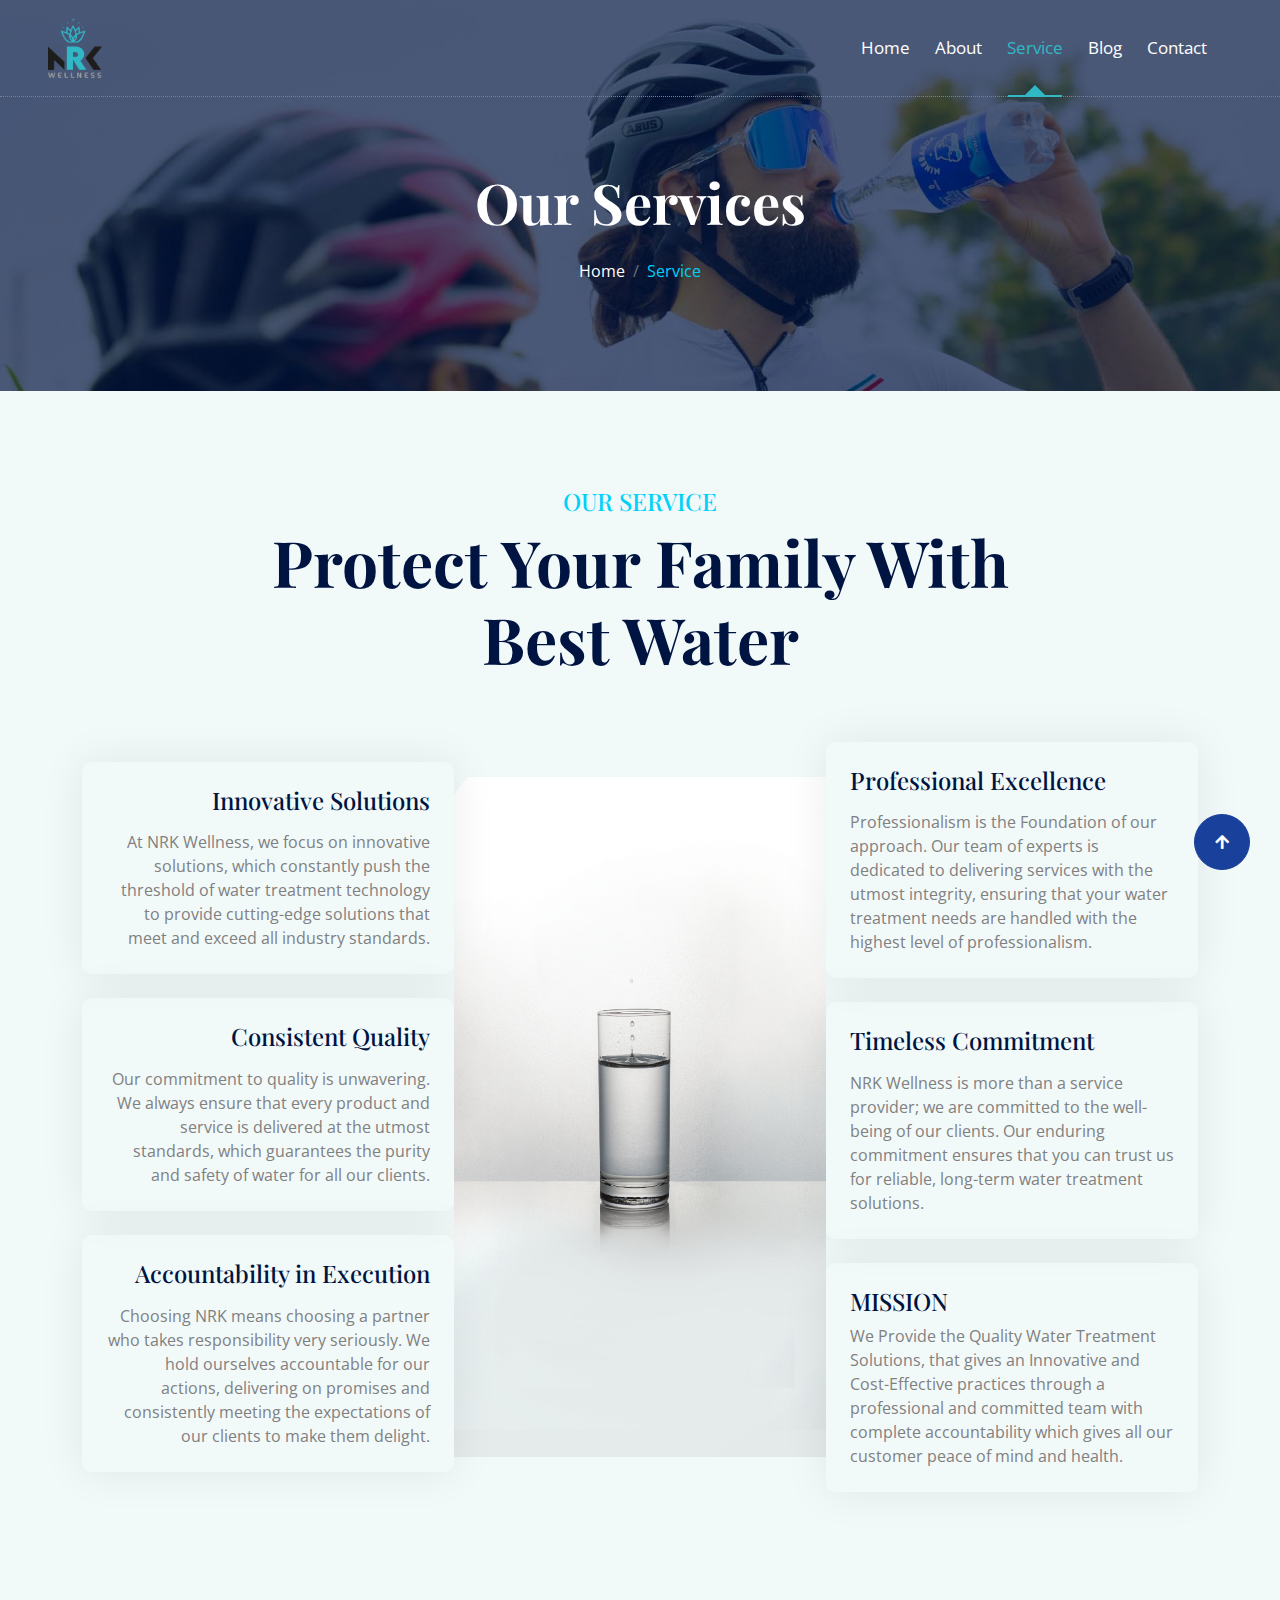
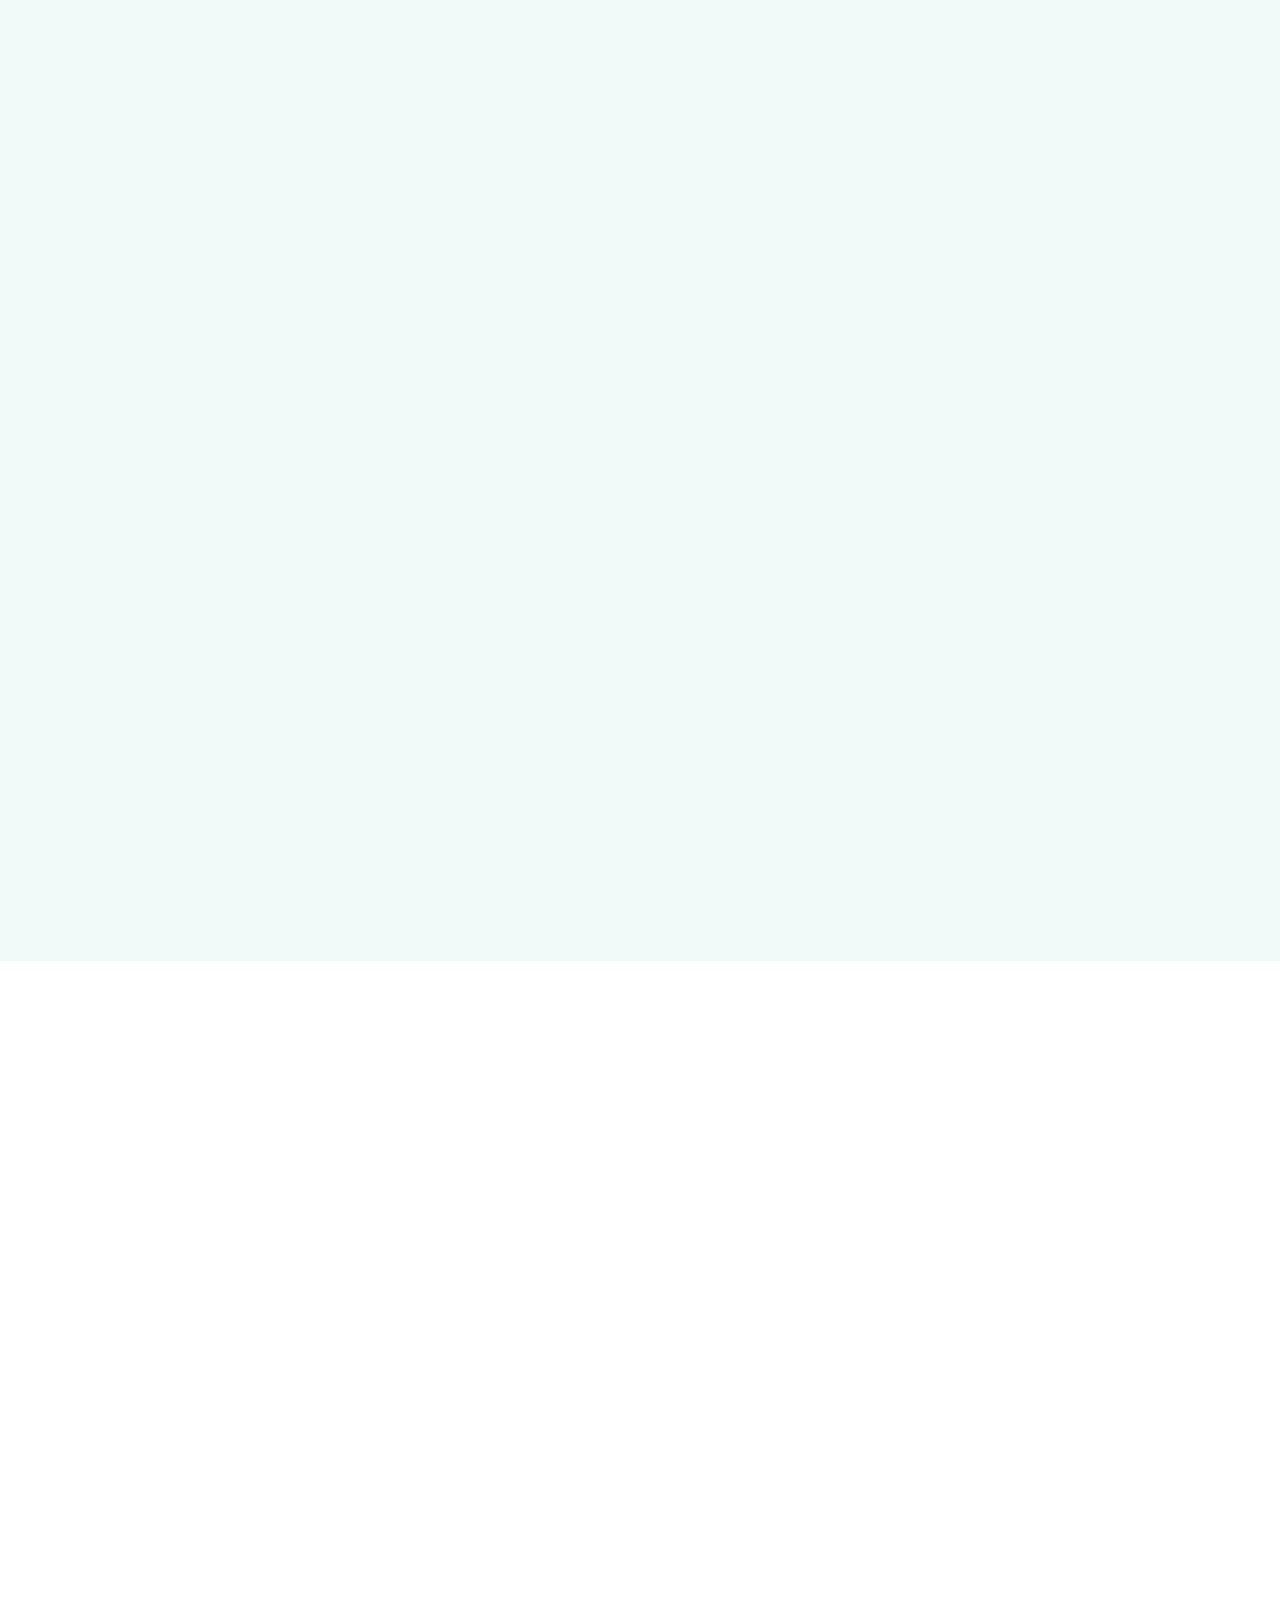
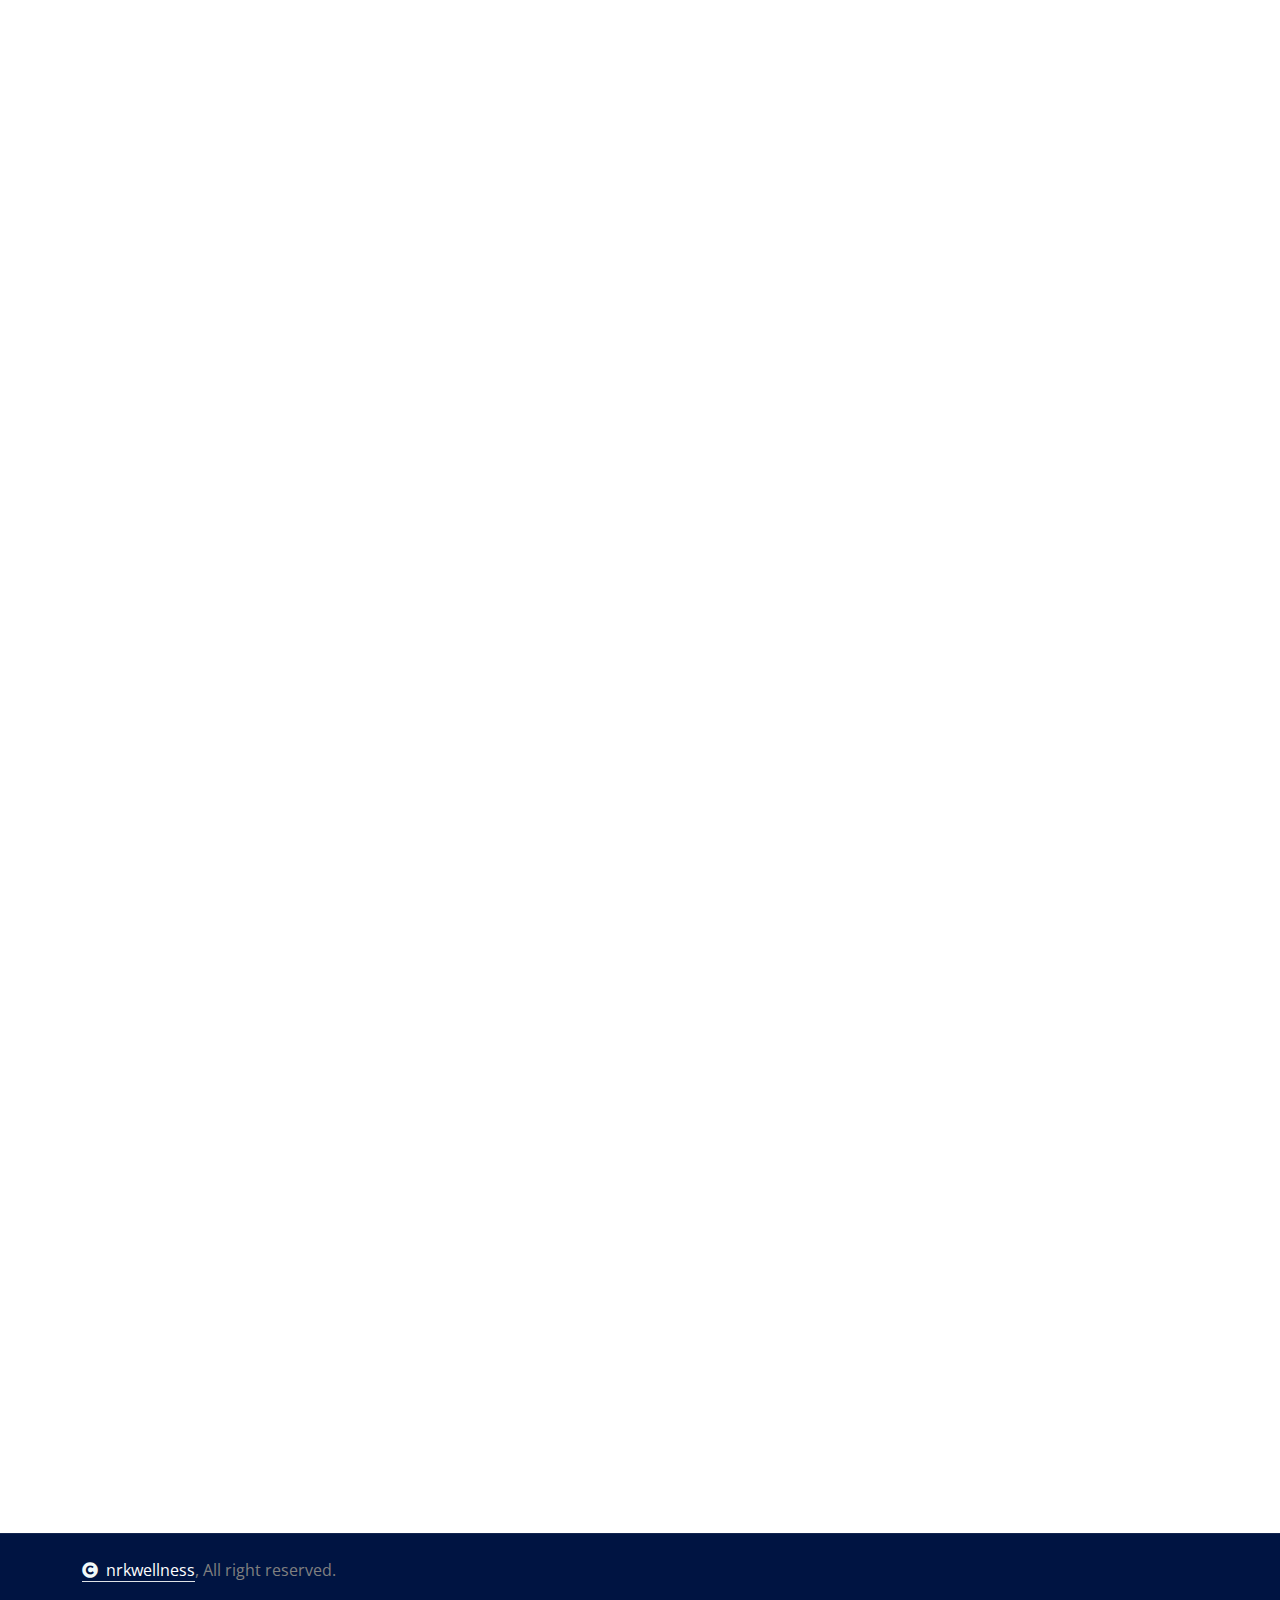
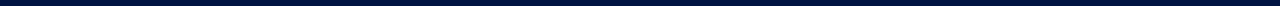
<file: service.html>
<!DOCTYPE html>
<html lang="en">

    <head>
        <meta charset="utf-8">
        <title>NRK Wellness / Service</title>
        <meta content="width=device-width, initial-scale=1.0" name="viewport">
        <meta content="" name="keywords">
        <meta content="" name="description">

        <!-- Google Web Fonts -->
        <link rel="preconnect" href="https://fonts.googleapis.com">
        <link rel="preconnect" href="https://fonts.gstatic.com" crossorigin>
        <link href="https://fonts.googleapis.com/css2?family=Open+Sans:ital,wdth,wght@0,75..100,300..800;1,75..100,300..800&family=Playfair+Display:ital,wght@0,400..900;1,400..900&display=swap" rel="stylesheet"> 

        <!-- Icon Font Stylesheet -->
        <link rel="stylesheet" href="https://use.fontawesome.com/releases/v5.15.4/css/all.css"/>
        <link href="https://cdn.jsdelivr.net/npm/bootstrap-icons@1.4.1/font/bootstrap-icons.css" rel="stylesheet">

        <!-- Libraries Stylesheet -->
        <link href="lib/animate/animate.min.css" rel="stylesheet">
        <link href="lib/owlcarousel/assets/owl.carousel.min.css" rel="stylesheet">


        <!-- Customized Bootstrap Stylesheet -->
        <link href="css/bootstrap.min.css" rel="stylesheet">

        <!-- Template Stylesheet -->
        <link href="css/style.css" rel="stylesheet">

        <style>
            .feature-item {
                display: flex;
                flex-direction: column;
                align-items: center;
                justify-content: center;
                text-align: center;
                background-color: #fff;
                border: 1px solid #ddd;
                border-radius: 10px;
                min-height: 300px; /* Ensure all feature items have the same height */
                transition: transform 0.3s ease-in-out;
            }
    
            .feature-item img {
                margin-bottom: 15px;
                max-width: 100%;
                height: auto;
            }
    
            .feature-item a {
                color: #333;
                text-decoration: none;
            }
    
            .feature-item:hover {
                transform: translateY(-10px); /* Add a subtle hover effect */
                box-shadow: 0px 4px 15px rgba(0, 0, 0, 0.1);
            }
    
            .row.g-4 {
                display: flex;
                flex-wrap: wrap;
                justify-content: space-between;
            }
        </style>
    </head>

    <body>

        <!-- Spinner Start -->
        <div id="spinner" class="show bg-white position-fixed translate-middle w-100 vh-100 top-50 start-50 d-flex align-items-center justify-content-center">
            <div class="spinner-border text-primary" style="width: 3rem; height: 3rem;" role="status">
                <span class="sr-only">Loading...</span>
            </div>
        </div>
        <!-- Spinner End -->

        <!-- Navbar & Hero Start -->
        <div class="container-fluid position-relative p-0">
            <nav class="navbar navbar-expand-lg navbar-light px-4 px-lg-5 py-3 py-lg-0">
                <a href="" class="navbar-brand p-0">
                    <!-- <h1 class="text-primary"><i class="fas fa-hand-holding-water me-3"></i>Acuas</h1> -->
                    <img src="img/nrklogo.png" alt="Logo">
                </a>
                <button class="navbar-toggler" type="button" data-bs-toggle="collapse" data-bs-target="#navbarCollapse">
                    <span class="fa fa-bars"></span>
                </button>
                <div class="collapse navbar-collapse" id="navbarCollapse">
                    <div class="navbar-nav ms-auto py-0">
                        <a href="index.html" class="nav-item nav-link">Home</a>
                        <a href="about.html" class="nav-item nav-link">About</a>
                        <a href="service.html" class="nav-item nav-link active">Service</a>
                        <a href="blog.html" class="nav-item nav-link">Blog</a>
                        <!-- <div class="nav-item dropdown">
                            <a href="#" class="nav-link dropdown-toggle" data-bs-toggle="dropdown">Pages</a>
                            <div class="dropdown-menu m-0">
                                <a href="feature.html" class="dropdown-item">Our Feature</a>
                                <a href="product.html" class="dropdown-item">Our Product</a>
                                <a href="team.html" class="dropdown-item">Our Team</a>
                                <a href="testimonial.html" class="dropdown-item">Testimonial</a>
                                <a href="404.html" class="dropdown-item">404 Page</a>
                            </div>
                        </div> -->
                        <a href="contact.html" class="nav-item nav-link">Contact</a>
                    </div>
                    <!-- <div class="d-none d-xl-flex me-3">
                        <div class="d-flex flex-column pe-3 border-end border-primary">
                            <span class="text-body">Get Free Delivery</span>
                            <a href="tel:+4733378901"><span class="text-primary">Free: + 0123 456 7890</span></a>
                        </div>
                    </div> -->
                    <!-- <button class="btn btn-primary btn-md-square d-flex flex-shrink-0 mb-3 mb-lg-0 rounded-circle me-3" data-bs-toggle="modal" data-bs-target="#searchModal"><i class="fas fa-search"></i></button> -->
                    <!-- <a href="" class="btn btn-primary rounded-pill d-inline-flex flex-shrink-0 py-2 px-4">Order Now</a> -->
                </div>
            </nav>

            <!-- Header Start -->
            <div class="container-fluid bg-breadcrumb">
                <div class="container text-center py-5" style="max-width: 900px;">
                    <h4 class="text-white display-4 mb-4 wow fadeInDown" data-wow-delay="0.1s">Our Services</h4>
                    <ol class="breadcrumb d-flex justify-content-center mb-0 wow fadeInDown" data-wow-delay="0.3s">
                        <li class="breadcrumb-item"><a href="index.html">Home</a></li>
                        <!-- <li class="breadcrumb-item"><a href="#">Pages</a></li> -->
                        <li class="breadcrumb-item active text-primary">Service</li>
                    </ol>    
                </div>
            </div>
            <!-- Header End -->
        </div>
        <!-- Navbar & Hero End -->

        <!-- Modal Search Start -->
        <div class="modal fade" id="searchModal" tabindex="-1" aria-labelledby="exampleModalLabel" aria-hidden="true">
            <div class="modal-dialog modal-fullscreen">
                <div class="modal-content rounded-0">
                    <div class="modal-header">
                        <h4 class="modal-title mb-0" id="exampleModalLabel">Search by keyword</h4>
                        <button type="button" class="btn-close" data-bs-dismiss="modal" aria-label="Close"></button>
                    </div>
                    <div class="modal-body d-flex align-items-center">
                        <div class="input-group w-75 mx-auto d-flex">
                            <input type="search" class="form-control p-3" placeholder="keywords" aria-describedby="search-icon-1">
                            <span id="search-icon-1" class="input-group-text btn border p-3"><i class="fa fa-search text-white"></i></span>
                        </div>
                    </div>
                </div>
            </div>
        </div>
        <!-- Modal Search End -->

        <!-- Service Start -->
        <div class="container-fluid service bg-light overflow-hidden py-5">
            <div class="container py-5">
                <div class="text-center mx-auto pb-5 wow fadeInUp" data-wow-delay="0.2s" style="max-width: 800px;">
                    <h4 class="text-uppercase text-primary">Our Service</h4>
                    <h1 class="display-3 text-capitalize mb-3">Protect Your Family with Best Water</h1>
                </div>
                <div class="row gx-0 gy-4 align-items-center">
                    <div class="col-lg-6 col-xl-4 wow fadeInLeft" data-wow-delay="0.2s">
                        <div class="service-item rounded p-4 mb-4">
                            <div class="row">
                                <div class="col-12">
                                    <div class="d-flex">
                                        <div class="service-content text-end">
                                            <a href="#" class="h4 d-inline-block mb-3">Innovative Solutions</a>
                                            <p class="mb-0">At NRK Wellness, we focus on innovative solutions, which constantly push the
                                                threshold of water treatment technology to provide cutting-edge solutions that meet and exceed all industry standards.</p>
                                        </div>
                                        <!-- <div class="ps-4">
                                            <div class="service-btn"><i class="fas fa-hand-holding-water text-white fa-2x"></i></div>
                                        </div> -->
                                    </div>
                                </div>
                            </div>
                        </div>
                        <div class="service-item rounded p-4 mb-4">
                            <div class="row">
                                <div class="col-12">
                                    <div class="d-flex">
                                        <div class="service-content text-end">
                                            <a href="#" class="h4 d-inline-block mb-3">Consistent Quality</a>
                                            <p class="mb-0">Our commitment to quality is unwavering. We always ensure that every product and service is delivered at the utmost standards, which guarantees the purity and
                                                safety of water for all our clients.</p>
                                        </div>
                                        <!-- <div class="ps-4">
                                            <div class="service-btn"><i class="fas fa-dumpster-fire text-white fa-2x"></i></div>
                                        </div> -->
                                    </div>
                                </div>
                            </div>
                        </div>
                        <div class="service-item rounded p-4 mb-0">
                            <div class="row">
                                <div class="col-12">
                                    <div class="d-flex">
                                        <div class="service-content text-end">
                                            <a href="#" class="h4 d-inline-block mb-3">Accountability in Execution</a>
                                            <p class="mb-0">Choosing NRK means choosing a partner who takes responsibility very seriously. We hold ourselves accountable for our actions, delivering on promises and
                                                consistently meeting the expectations of our clients to make them delight.</p>
                                        </div>
                                        <!-- <div class="ps-4">
                                            <div class="service-btn"><i class="fas fa-filter text-white fa-2x"></i></div>
                                        </div> -->
                                    </div>
                                </div>
                            </div>
                        </div>
                    </div>
                    <div class="col-lg-6 col-xl-4 wow fadeInUp" data-wow-delay="0.3s">
                        <div class="bg-transparent">
                            <img src="img/water_glass.png" class="img-fluid w-100" alt="" style="height: 680px;">
                        </div>
                    </div>
                    <div class="col-lg-6 col-xl-4 wow fadeInRight" data-wow-delay="0.2s">
                        <div class="service-item rounded p-4 mb-4">
                            <div class="row">
                                <div class="col-12">
                                    <div class="d-flex">
                                        <!-- <div class="pe-4">
                                            <div class="service-btn"><i class="fas fa-assistive-listening-systems text-white fa-2x"></i></div>
                                        </div> -->
                                        <div class="service-content">
                                            <a href="#" class="h4 d-inline-block mb-3">Professional Excellence</a>
                                            <p class="mb-0">Professionalism is the Foundation of our approach. Our team of experts is dedicated to delivering services with the utmost integrity, ensuring that your water treatment needs are handled with the highest level of professionalism.</p>
                                        </div>
                                    </div>
                                </div>
                            </div>
                        </div>
                        <div class="service-item rounded p-4 mb-4">
                            <div class="row">
                                <div class="col-12">
                                    <div class="d-flex">
                                        <!-- <div class="pe-4">
                                            <div class="service-btn"><i class="fas fa-recycle text-white fa-2x"></i></div>
                                        </div> -->
                                        <div class="service-content">
                                            <a href="#" class="h4 d-inline-block mb-3">Timeless Commitment</a>
                                            <p class="mb-0">NRK Wellness is more than a service provider; we are committed to the well- being of our clients. Our enduring commitment ensures that you can trust us for
                                                reliable, long-term water treatment solutions.
                                                </p>
                                        </div>
                                    </div>
                                </div>
                            </div>
                        </div>
                        <div class="service-item rounded p-4 mb-0">
                            <div class="row">
                                <div class="col-12">
                                    <div class="d-flex">
                                        <!-- <div class="pe-4">
                                            <div class="service-btn"><i class="fas fa-project-diagram text-white fa-2x"></i></div>
                                        </div> -->
                                        <div class="service-content">
                                            <a href="#" class="h4 d-inline-block mb-2">MISSION</a>
                                            <p class="mb-0">We Provide the Quality Water Treatment Solutions, that gives an Innovative and Cost-Effective
                                                practices through a professional and committed team with complete accountability which gives all
                                                our customer peace of mind and health.</p>
                                        </div>
                                    </div>
                                </div>
                            </div>
                        </div>
                    </div>
                </div>
                 <!-- feature Start -->
         <div class="container-fluid feature bg-light py-5">
            <div class="container py-5">
                <div class="text-center mx-auto pb-5 wow fadeInUp" data-wow-delay="0.2s" style="max-width: 800px;">
                    <h4 class="text-uppercase text-primary">Our Feature</h4>
                    <!-- <h1 class="display-3 text-capitalize mb-3">A Trusted Name In Bottled Water Industry</h1> -->
                </div>
                <div class="row g-4">
                    <div class=" col-md-6 col-lg-6 col-xl-3 wow fadeInUp" data-wow-delay="0.2s">
                        <div class="feature-item p-4">
                            <div class=" mb-3"><img src="img/service-1.png" alt="Sewage Treatment Plant"></div>
                            <a href="#" class="h4 mb-3">Sewage Treatment Plant</a>
                        </div>
                    </div>
                    <div class="col-md-6 col-lg-6 col-xl-3 wow fadeInUp" data-wow-delay="0.4s">
                        <div class="feature-item p-4">
                            <div class="mb-3"><img src="img/service-2.jpg" alt="Sullage Treatment Plant"></div>
                            <a href="#" class="h4 mb-3">Sullage Treatment Plant</a>
                        </div>
                    </div>
                    <div class="col-md-6 col-lg-6 col-xl-3 wow fadeInUp" data-wow-delay="0.4s">
                        <div class="feature-item p-4">
                            <div class="mb-3"><img src="img/service-3.png" alt="Industrial WTP"></div>
                            <a href="#" class="h4 mb-3">Industrial WTP</a>
                        </div>
                    </div>
                    <div class="col-md-6 col-lg-6 col-xl-3 wow fadeInUp" data-wow-delay="0.4s">
                        <div class="feature-item p-4">
                            <div class="mb-3"><img src="img/service-4.png" alt="Effluent Treatment Plant"></div>
                            <a href="#" class="h4 mb-3">Effluent Treatment Plant</a>
                        </div>
                    </div>
                    <div class="col-md-6 col-lg-6 col-xl-3 wow fadeInUp" data-wow-delay="0.4s">
                        <div class="feature-item p-4">
                            <div class="mb-3"><img src="img/service-5.png" alt="Industrial Effluent Treatment Plant"></div>
                            <a href="#" class="h4 mb-3">Industrial Effluent Treatment Plant</a>
                        </div>
                    </div>
                    <div class="col-md-6 col-lg-6 col-xl-3 wow fadeInUp" data-wow-delay="0.4s">
                        <div class="feature-item p-4">
                            <div class="mb-3"><img src="img/service-6.png" alt="Ultra-Filtration"></div>
                            <a href="#" class="h4 mb-3">Ultra-Filtration</a>
                        </div>
                    </div>
                    <div class="col-md-6 col-lg-6 col-xl-3 wow fadeInUp" data-wow-delay="0.6s">
                        <div class="feature-item p-4">
                            <div class=" mb-3"><img src="img/service-7.png" alt="Commercial RO Plant"></div>
                            <a href="#" class="h4 mb-3">Commercial RO Plant</a>
                        </div>
                    </div>
                    <div class="col-md-6 col-lg-6 col-xl-3 wow fadeInUp" data-wow-delay="0.8s">
                        <div class="feature-item p-4">
                            <div class=" mb-3"><img src="img/service-8.png" alt="PCB Approvals"></div>
                            <a href="#" class="h4 mb-3">PCB Approvals</a>
                        </div>
                    </div>
                </div>
            </div>
        </div>
        <div class="container wow fadeInUp">
            <div class="row g-4">
                <div class="col-lg-12 col-xl-4 ">
                    <div class="p-3 mb-3 bg-primary text-white text-uppercase text-primary text-center rounded"><i class="fas fa-calendar-alt"></i> Emi Facility</div>
                </div>
                <div class="col-lg-12 col-xl-4">
                    <div class="p-3 mb-2 bg-primary text-white text-uppercase text-primary text-center rounded"><i class="fas fa-microscope"></i> Free Water testing</div>
                </div> 
                <div class="col-lg-12 col-xl-4">
                    <div class="p-3 mb-2 bg-primary text-white text-uppercase text-primary text-center rounded"><i class="fas fa-hand-holding-usd"></i> Free Service</div>
                </div>  
            </div>
        </div>
                
            </div>
            
        </div>
        <!-- Service End -->
       

        <!-- Fact Counter -->
        <!-- <div class="container-fluid counter py-5">
            <div class="container py-5">
                <div class="row g-5">
                    <div class="col-md-6 col-lg-6 col-xl-3 wow fadeInUp" data-wow-delay="0.2s">
                        <div class="counter-item">
                            <div class="counter-item-icon mx-auto">
                                <i class="fas fa-thumbs-up fa-3x text-white"></i>
                            </div>
                            <h4 class="text-white my-4">Happy Clients</h4>
                            <div class="counter-counting">
                                <span class="text-white fs-2 fw-bold" data-toggle="counter-up">456</span>
                                <span class="h1 fw-bold text-white">+</span>
                            </div>
                        </div>
                    </div>
                    <div class="col-md-6 col-lg-6 col-xl-3 wow fadeInUp" data-wow-delay="0.4s">
                        <div class="counter-item">
                            <div class="counter-item-icon mx-auto">
                                <i class="fas fa-truck fa-3x text-white"></i>
                            </div>
                            <h4 class="text-white my-4">Transport</h4>
                            <div class="counter-counting">
                                <span class="text-white fs-2 fw-bold" data-toggle="counter-up">513</span>
                                <span class="h1 fw-bold text-white">+</span>
                            </div>
                        </div>
                    </div>
                    <div class="col-md-6 col-lg-6 col-xl-3 wow fadeInUp" data-wow-delay="0.6s">
                        <div class="counter-item">
                            <div class="counter-item-icon mx-auto">
                                <i class="fas fa-users fa-3x text-white"></i>
                            </div>
                            <h4 class="text-white my-4">Employees</h4>
                            <div class="counter-counting">
                                <span class="text-white fs-2 fw-bold" data-toggle="counter-up">53</span>
                                <span class="h1 fw-bold text-white">+</span>
                            </div>
                        </div>
                    </div>
                    <div class="col-md-6 col-lg-6 col-xl-3 wow fadeInUp" data-wow-delay="0.8s">
                        <div class="counter-item">
                            <div class="counter-item-icon mx-auto">
                                <i class="fas fa-heart fa-3x text-white"></i>
                            </div>
                            <h4 class="text-white my-4">Years Experiance</h4>
                            <div class="counter-counting">
                                <span class="text-white fs-2 fw-bold" data-toggle="counter-up">17</span>
                                <span class="h1 fw-bold text-white">+</span>
                            </div>
                        </div>
                    </div>
                </div>
            </div>
        </div> -->
        <!-- Fact Counter -->

        <!-- Testimonial Start -->
        <div class="container-fluid testimonial py-5">
            <div class="container py-5">
                <div class="text-center mx-auto pb-5 wow fadeInUp" data-wow-delay="0.2s" style="max-width: 800px;">
                    <h4 class="text-uppercase text-primary">Testimonials</h4>
                    <h1 class="display-3 text-capitalize mb-3">Our clients reviews.</h1>
                </div>
                <div class="container ">
                    <div class="justify-content-center wow fadeInUp">
                        <img src="img/poster2.png"  style="width: 1300px;">
                    </div>

                </div>
                <!-- <div class="owl-carousel testimonial-carousel wow fadeInUp" data-wow-delay="0.3s">
                    <div class="testimonial-item text-center p-4">
                        <p>Lorem ipsum dolor sit amet consectetur, adipisicing elit. Incidunt pariatur officiis quis molestias, sit iure sunt voluptatibus accusantium laboriosam dolore.
                        </p>
                        <div class="d-flex justify-content-center mb-4">
                            <img src="img/testimonial-1.jpg" class="img-fluid border border-4 border-primary" style="width: 100px; height: 100px; border-radius: 50px;" alt="">
                        </div>
                        <div class="d-block">
                            <h4 class="text-dark">Client Name</h4>
                            <p class="m-0 pb-3">Profession</p>
                            <div class="d-flex justify-content-center text-secondary">
                                <i class="fas fa-star"></i>
                                <i class="fas fa-star"></i>
                                <i class="fas fa-star"></i>
                                <i class="fas fa-star"></i>
                                <i class="fas fa-star"></i>
                            </div>
                        </div>
                    </div>
                    <div class="testimonial-item text-center p-4">
                        <p>Lorem ipsum dolor sit amet consectetur, adipisicing elit. Incidunt pariatur officiis quis molestias, sit iure sunt voluptatibus accusantium laboriosam dolore.
                        </p>
                        <div class="d-flex justify-content-center mb-4">
                            <img src="img/testimonial-2.jpg" class="img-fluid border border-4 border-primary" style="width: 100px; height: 100px; border-radius: 50px;" alt="">
                        </div>
                        <div class="d-block">
                            <h4 class="text-dark">Client Name</h4>
                            <p class="m-0 pb-3">Profession</p>
                            <div class="d-flex justify-content-center text-secondary">
                                <i class="fas fa-star"></i>
                                <i class="fas fa-star"></i>
                                <i class="fas fa-star"></i>
                                <i class="fas fa-star"></i>
                                <i class="fas fa-star"></i>
                            </div>
                        </div>
                    </div>
                    <div class="testimonial-item text-center p-4">
                        <p>Lorem ipsum dolor sit amet consectetur, adipisicing elit. Incidunt pariatur officiis quis molestias, sit iure sunt voluptatibus accusantium laboriosam dolore.
                        </p>
                        <div class="d-flex justify-content-center mb-4">
                            <img src="img/testimonial-3.jpg" class="img-fluid border border-4 border-primary" style="width: 100px; height: 100px; border-radius: 50px;" alt="">
                        </div>
                        <div class="d-block">
                            <h4 class="text-dark">Client Name</h4>
                            <p class="m-0 pb-3">Profession</p>
                            <div class="d-flex justify-content-center text-secondary">
                                <i class="fas fa-star"></i>
                                <i class="fas fa-star"></i>
                                <i class="fas fa-star"></i>
                                <i class="fas fa-star"></i>
                                <i class="fas fa-star"></i>
                            </div>
                        </div>
                    </div>
                    <div class="testimonial-item text-center p-4">
                        <p>Lorem ipsum dolor sit amet consectetur, adipisicing elit. Incidunt pariatur officiis quis molestias, sit iure sunt voluptatibus accusantium laboriosam dolore.
                        </p>
                        <div class="d-flex justify-content-center mb-4">
                            <img src="img/testimonial-3.jpg" class="img-fluid border border-4 border-primary" style="width: 100px; height: 100px; border-radius: 50px;" alt="">
                        </div>
                        <div class="d-block">
                            <h4 class="text-dark">Client Name</h4>
                            <p class="m-0 pb-3">Profession</p>
                            <div class="d-flex justify-content-center text-secondary">
                                <i class="fas fa-star"></i>
                                <i class="fas fa-star"></i>
                                <i class="fas fa-star"></i>
                                <i class="fas fa-star"></i>
                                <i class="fas fa-star"></i>
                            </div>
                        </div>
                    </div>
                </div> -->
            </div>
        </div>
        <!-- Testimonial End -->

        <!-- Footer Start -->
        <div class="container-fluid footer py-5 wow fadeIn" data-wow-delay="0.2s">
            <div class="container py-5">
                <!-- <div class="row g-5 mb-5 align-items-center">
                    <div class="col-lg-7">
                        <div class="position-relative mx-auto">
                            <input class="form-control rounded-pill w-100 py-3 ps-4 pe-5" type="text" placeholder="Email address to Subscribe">
                            <button type="button" class="btn btn-secondary rounded-pill position-absolute top-0 end-0 py-2 px-4 mt-2 me-2">Subscribe</button>
                        </div>
                    </div>
                    <div class="col-lg-5">
                        <div class="d-flex align-items-center justify-content-center justify-content-lg-end">
                            <a class="btn btn-secondary btn-md-square rounded-circle me-3" href=""><i class="fab fa-facebook-f"></i></a>
                            <a class="btn btn-secondary btn-md-square rounded-circle me-3" href=""><i class="fab fa-twitter"></i></a>
                            <a class="btn btn-secondary btn-md-square rounded-circle me-3" href=""><i class="fab fa-instagram"></i></a>
                            <a class="btn btn-secondary btn-md-square rounded-circle me-0" href=""><i class="fab fa-linkedin-in"></i></a>
                        </div>
                    </div>
                </div> -->
                <div class="row g-5">
                    <div class="col-md-6 col-lg-6 col-xl-3">
                        <div class="footer-item d-flex flex-column">
                            <div class="footer-item">
                                <img src="img/nrklogo.png" alt="Logo" style="width: 100px;height: 100px;margin-bottom: 20px;">
                                <!-- <h3 class="text-white mb-4"><i class="fas fa-hand-holding-water text-primary me-3"></i>Acuas</h3> -->
                                <p class="mb-3">Dolor amet sit justo amet elitr clita ipsum elitr est.Lorem ipsum dolor sit amet, consectetur adipiscing elit consectetur adipiscing elit.</p>
                            </div>
                            <!-- <div class="position-relative">
                                <input class="form-control rounded-pill w-100 py-3 ps-4 pe-5" type="text" placeholder="Enter your email">
                                <button type="button" class="btn btn-secondary rounded-pill position-absolute top-0 end-0 py-2 mt-2 me-2">SignUp</button>
                            </div> -->
                        </div>
                    </div>
                    <div class="col-md-6 col-lg-6 col-xl-3">
                        <div class="footer-item d-flex flex-column" style="margin-top: 10px;">
                            <h4 class="text-white mb-4">Our Links</h4>
                            <a href="#"><i class="fas fa-angle-right me-2"></i> Home</a>
                            <a href="#"><i class="fas fa-angle-right me-2"></i> About Us</a>
                            <a href="#"><i class="fas fa-angle-right me-2"></i> Service</a>
                            <a href="#"><i class="fas fa-angle-right me-2"></i> Blog</a>
                            <a href="#"><i class="fas fa-angle-right me-2"></i> Contact us</a>
                            <!-- <a href="#"><i class="fas fa-angle-right me-2"></i> Terms & Conditions</a> -->
                        </div>
                    </div>
                    <div class="col-md-6 col-lg-6 col-xl-3">
                        <div class="footer-item d-flex flex-column">
                            <h4 class="text-white mb-4">Business Hours</h4>
                            <div class="mb-3">
                                <h6 class="text-muted mb-0">Mon - Friday:</h6>
                                <p class="text-white mb-0">09.00 am to 07.00 pm</p>
                            </div>
                            <div class="mb-3">
                                <h6 class="text-muted mb-0">Saturday:</h6>
                                <p class="text-white mb-0">10.00 am to 05.00 pm</p>
                            </div>
                            <div class="mb-3">
                                <h6 class="text-muted mb-0">Vacation:</h6>
                                <p class="text-white mb-0">All Sunday is our vacation</p>
                            </div>
                        </div>
                    </div>
                    <div class="col-md-6 col-lg-6 col-xl-3">
                        <div class="footer-item d-flex flex-column">
                            <h4 class="text-white mb-4">Contact Info</h4>
                            <a href="#"><i class="fa fa-map-marker-alt me-2"></i> GK Towers, Puzhakal, Thrissur, Kerala, India - 680 003</a>
                            <a href="mailto:info@example.com"><i class="fas fa-envelope me-2"></i> wellness.nrk@gmail.com</a>
                            <a href="tel:+012 345 67890"><i class="fa-solid fa-briefcase me-2"></i> 8714 05 7274</a>
                            <a href="tel:+012 345 67890" class="mb-3"><i class="fas fa-phone me-2"></i> 99 61 99 7274</a>
                        </div>
                    </div>
                </div>
            </div>
        </div>
        <!-- Footer End -->
        
        <!-- Copyright Start -->
        <div class="container-fluid copyright py-4">
            <div class="container">
                <div class="row g-4 align-items-center">
                    <div class="col-md-6 text-center text-md-start mb-md-0">
                        <span class="text-body"><a href="#" class="border-bottom text-white"><i class="fas fa-copyright text-light me-2"></i>nrkwellness</a>, All right reserved.</span>
                    </div>
                    <div class="col-md-6 text-center text-md-end text-body">
                        <!--/*** This template is free as long as you keep the below author’s credit link/attribution link/backlink. ***/-->
                        <!--/*** If you'd like to use the template without the below author’s credit link/attribution link/backlink, ***/-->
                        <!--/*** you can purchase the Credit Removal License from "https://htmlcodex.com/credit-removal". ***/-->
                        <!-- Designed By <a class="border-bottom text-white" href="https://htmlcodex.com">HTML Codex</a> Distributed By <a class="border-bottom text-white" href="https://themewagon.com">ThemeWagon</a> -->
                    </div>
                </div>
            </div>
        </div>
        <!-- Copyright End -->


        <!-- Back to Top -->
        <a href="#" class="btn btn-secondary btn-lg-square rounded-circle back-to-top"><i class="fa fa-arrow-up"></i></a>   

        
    <!-- JavaScript Libraries -->
    <script src="https://ajax.googleapis.com/ajax/libs/jquery/3.6.4/jquery.min.js"></script>
    <script src="https://cdn.jsdelivr.net/npm/bootstrap@5.0.0/dist/js/bootstrap.bundle.min.js"></script>
    <script src="lib/wow/wow.min.js"></script>
    <script src="lib/easing/easing.min.js"></script>
    <script src="lib/waypoints/waypoints.min.js"></script>
    <script src="lib/counterup/counterup.min.js"></script>
    <script src="lib/owlcarousel/owl.carousel.min.js"></script>
    

    <!-- Template Javascript -->
    <script src="js/main.js"></script>
    </body>

</html>
</file>
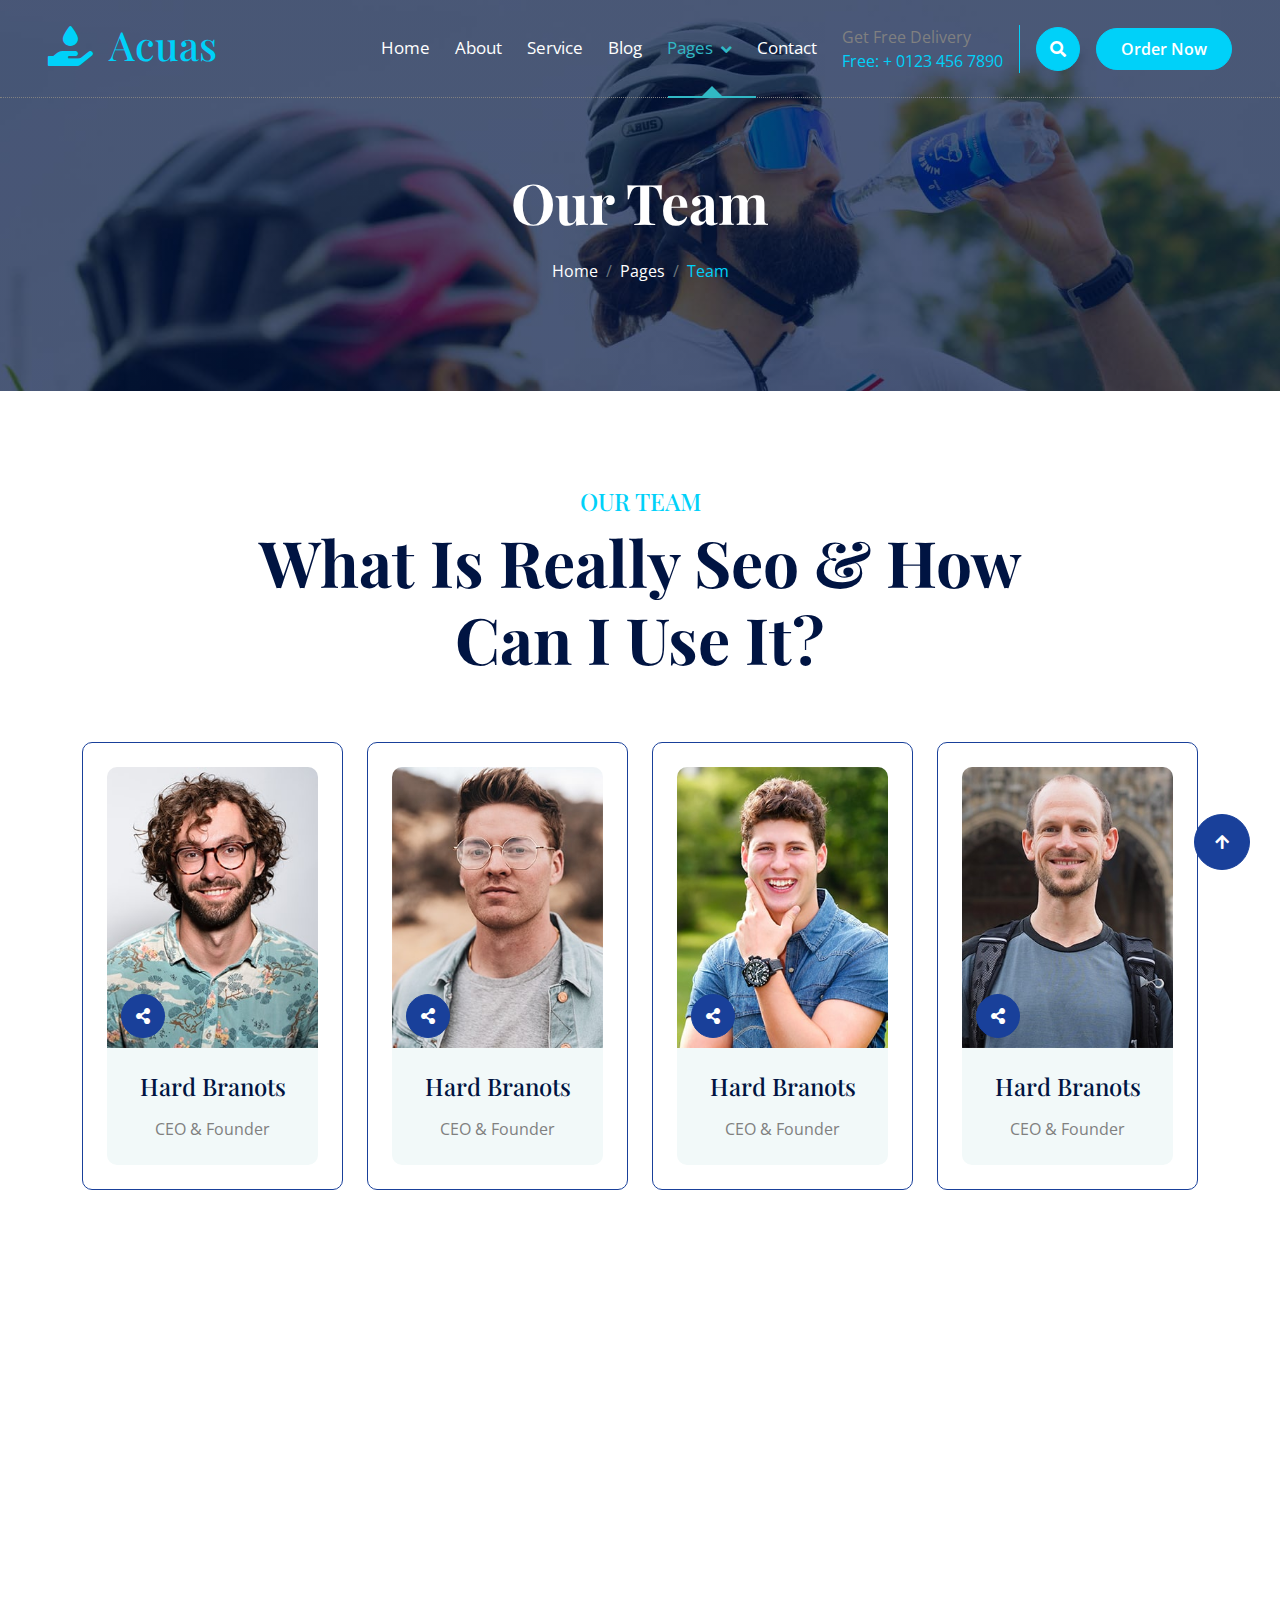
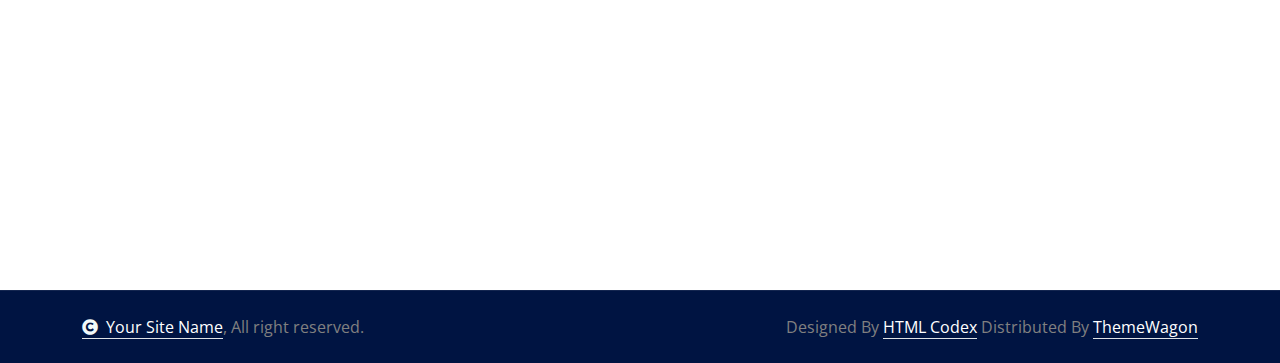
<file: team.html>
<!DOCTYPE html>
<html lang="en">

    <head>
        <meta charset="utf-8">
        <title>Acuas - Drinking Water Website Template</title>
        <meta content="width=device-width, initial-scale=1.0" name="viewport">
        <meta content="" name="keywords">
        <meta content="" name="description">

        <!-- Google Web Fonts -->
        <link rel="preconnect" href="https://fonts.googleapis.com">
        <link rel="preconnect" href="https://fonts.gstatic.com" crossorigin>
        <link href="https://fonts.googleapis.com/css2?family=Open+Sans:ital,wdth,wght@0,75..100,300..800;1,75..100,300..800&family=Playfair+Display:ital,wght@0,400..900;1,400..900&display=swap" rel="stylesheet"> 

        <!-- Icon Font Stylesheet -->
        <link rel="stylesheet" href="https://use.fontawesome.com/releases/v5.15.4/css/all.css"/>
        <link href="https://cdn.jsdelivr.net/npm/bootstrap-icons@1.4.1/font/bootstrap-icons.css" rel="stylesheet">

        <!-- Libraries Stylesheet -->
        <link href="lib/animate/animate.min.css" rel="stylesheet">
        <link href="lib/owlcarousel/assets/owl.carousel.min.css" rel="stylesheet">


        <!-- Customized Bootstrap Stylesheet -->
        <link href="css/bootstrap.min.css" rel="stylesheet">

        <!-- Template Stylesheet -->
        <link href="css/style.css" rel="stylesheet">
    </head>

    <body>

        <!-- Spinner Start -->
        <div id="spinner" class="show bg-white position-fixed translate-middle w-100 vh-100 top-50 start-50 d-flex align-items-center justify-content-center">
            <div class="spinner-border text-primary" style="width: 3rem; height: 3rem;" role="status">
                <span class="sr-only">Loading...</span>
            </div>
        </div>
        <!-- Spinner End -->

        <!-- Navbar & Hero Start -->
        <div class="container-fluid position-relative p-0">
            <nav class="navbar navbar-expand-lg navbar-light px-4 px-lg-5 py-3 py-lg-0">
                <a href="" class="navbar-brand p-0">
                    <h1 class="text-primary"><i class="fas fa-hand-holding-water me-3"></i>Acuas</h1>
                    <!-- <img src="img/logo.png" alt="Logo"> -->
                </a>
                <button class="navbar-toggler" type="button" data-bs-toggle="collapse" data-bs-target="#navbarCollapse">
                    <span class="fa fa-bars"></span>
                </button>
                <div class="collapse navbar-collapse" id="navbarCollapse">
                    <div class="navbar-nav ms-auto py-0">
                        <a href="index.html" class="nav-item nav-link">Home</a>
                        <a href="about.html" class="nav-item nav-link">About</a>
                        <a href="service.html" class="nav-item nav-link">Service</a>
                        <a href="blog.html" class="nav-item nav-link">Blog</a>
                        <div class="nav-item dropdown active">
                            <a href="#" class="nav-link dropdown-toggle active" data-bs-toggle="dropdown">Pages</a>
                            <div class="dropdown-menu m-0">
                                <a href="feature.html" class="dropdown-item">Our Feature</a>
                                <a href="product.html" class="dropdown-item">Our Product</a>
                                <a href="team.html" class="dropdown-item active">Our Team</a>
                                <a href="testimonial.html" class="dropdown-item">Testimonial</a>
                                <a href="404.html" class="dropdown-item">404 Page</a>
                            </div>
                        </div>
                        <a href="contact.html" class="nav-item nav-link">Contact</a>
                    </div>
                    <div class="d-none d-xl-flex me-3">
                        <div class="d-flex flex-column pe-3 border-end border-primary">
                            <span class="text-body">Get Free Delivery</span>
                            <a href="tel:+4733378901"><span class="text-primary">Free: + 0123 456 7890</span></a>
                        </div>
                    </div>
                    <button class="btn btn-primary btn-md-square d-flex flex-shrink-0 mb-3 mb-lg-0 rounded-circle me-3" data-bs-toggle="modal" data-bs-target="#searchModal"><i class="fas fa-search"></i></button>
                    <a href="" class="btn btn-primary rounded-pill d-inline-flex flex-shrink-0 py-2 px-4">Order Now</a>
                </div>
            </nav>

            <!-- Header Start -->
            <div class="container-fluid bg-breadcrumb">
                <div class="container text-center py-5" style="max-width: 900px;">
                    <h4 class="text-white display-4 mb-4 wow fadeInDown" data-wow-delay="0.1s">Our Team</h4>
                    <ol class="breadcrumb d-flex justify-content-center mb-0 wow fadeInDown" data-wow-delay="0.3s">
                        <li class="breadcrumb-item"><a href="index.html">Home</a></li>
                        <li class="breadcrumb-item"><a href="#">Pages</a></li>
                        <li class="breadcrumb-item active text-primary">Team</li>
                    </ol>    
                </div>
            </div>
            <!-- Header End -->
        </div>
        <!-- Navbar & Hero End -->

        <!-- Modal Search Start -->
        <div class="modal fade" id="searchModal" tabindex="-1" aria-labelledby="exampleModalLabel" aria-hidden="true">
            <div class="modal-dialog modal-fullscreen">
                <div class="modal-content rounded-0">
                    <div class="modal-header">
                        <h4 class="modal-title mb-0" id="exampleModalLabel">Search by keyword</h4>
                        <button type="button" class="btn-close" data-bs-dismiss="modal" aria-label="Close"></button>
                    </div>
                    <div class="modal-body d-flex align-items-center">
                        <div class="input-group w-75 mx-auto d-flex">
                            <input type="search" class="form-control p-3" placeholder="keywords" aria-describedby="search-icon-1">
                            <span id="search-icon-1" class="input-group-text btn border p-3"><i class="fa fa-search text-white"></i></span>
                        </div>
                    </div>
                </div>
            </div>
        </div>
        <!-- Modal Search End -->

        <!-- Team Start -->
        <div class="container-fluid team py-5">
            <div class="container py-5">
                <div class="text-center mx-auto pb-5 wow fadeInUp" data-wow-delay="0.2s" style="max-width: 800px;">
                    <h4 class="text-uppercase text-primary">Our Team</h4>
                    <h1 class="display-3 text-capitalize mb-3">What is Really seo & How Can I Use It?</h1>
                </div>
                <div class="row g-4">
                    <div class="col-md-6 col-lg-6 col-xl-3 wow fadeInUp" data-wow-delay="0.2s">
                        <div class="team-item p-4">
                            <div class="team-inner rounded">
                                <div class="team-img">
                                    <img src="img/team-1.jpg" class="img-fluid rounded-top w-100" alt="Image">
                                    <div class="team-share">
                                        <a class="btn btn-secondary btn-md-square rounded-pill text-white mx-1" href=""><i class="fas fa-share-alt"></i></a>
                                    </div>
                                    <div class="team-icon rounded-pill py-2 px-2">
                                        <a class="btn btn-secondary btn-sm-square rounded-pill mx-1" href=""><i class="fab fa-facebook-f"></i></a>
                                        <a class="btn btn-secondary btn-sm-square rounded-pill me-1" href=""><i class="fab fa-twitter"></i></a>
                                        <a class="btn btn-secondary btn-sm-square rounded-pill me-1" href=""><i class="fab fa-linkedin-in"></i></a>
                                        <a class="btn btn-secondary btn-sm-square rounded-pill me-1" href=""><i class="fab fa-instagram"></i></a>
                                    </div>
                                </div>
                                <div class="bg-light rounded-bottom text-center py-4">
                                    <h4 class="mb-3">Hard Branots</h4>
                                    <p class="mb-0">CEO & Founder</p>
                                </div>
                            </div>
                        </div>
                    </div>
                    <div class="col-md-6 col-lg-6 col-xl-3 wow fadeInUp" data-wow-delay="0.4s">
                        <div class="team-item p-4">
                            <div class="team-inner rounded">
                                <div class="team-img">
                                    <img src="img/team-2.jpg" class="img-fluid rounded-top w-100" alt="Image">
                                    <div class="team-share">
                                        <a class="btn btn-secondary btn-md-square rounded-pill text-white mx-1" href=""><i class="fas fa-share-alt"></i></a>
                                    </div>
                                    <div class="team-icon rounded-pill py-2 px-2">
                                        <a class="btn btn-secondary btn-sm-square rounded-pill mx-1" href=""><i class="fab fa-facebook-f"></i></a>
                                        <a class="btn btn-secondary btn-sm-square rounded-pill me-1" href=""><i class="fab fa-twitter"></i></a>
                                        <a class="btn btn-secondary btn-sm-square rounded-pill me-1" href=""><i class="fab fa-linkedin-in"></i></a>
                                        <a class="btn btn-secondary btn-sm-square rounded-pill me-1" href=""><i class="fab fa-instagram"></i></a>
                                    </div>
                                </div>
                                <div class="bg-light rounded-bottom text-center py-4">
                                    <h4 class="mb-3">Hard Branots</h4>
                                    <p class="mb-0">CEO & Founder</p>
                                </div>
                            </div>
                        </div>
                    </div>
                    <div class="col-md-6 col-lg-6 col-xl-3 wow fadeInUp" data-wow-delay="0.6s">
                        <div class="team-item p-4">
                            <div class="team-inner rounded">
                                <div class="team-img">
                                    <img src="img/team-3.jpg" class="img-fluid rounded-top w-100" alt="Image">
                                    <div class="team-share">
                                        <a class="btn btn-secondary btn-md-square rounded-pill text-white mx-1" href=""><i class="fas fa-share-alt"></i></a>
                                    </div>
                                    <div class="team-icon rounded-pill py-2 px-2">
                                        <a class="btn btn-secondary btn-sm-square rounded-pill mx-1" href=""><i class="fab fa-facebook-f"></i></a>
                                        <a class="btn btn-secondary btn-sm-square rounded-pill me-1" href=""><i class="fab fa-twitter"></i></a>
                                        <a class="btn btn-secondary btn-sm-square rounded-pill me-1" href=""><i class="fab fa-linkedin-in"></i></a>
                                        <a class="btn btn-secondary btn-sm-square rounded-pill me-1" href=""><i class="fab fa-instagram"></i></a>
                                    </div>
                                </div>
                                <div class="bg-light rounded-bottom text-center py-4">
                                    <h4 class="mb-3">Hard Branots</h4>
                                    <p class="mb-0">CEO & Founder</p>
                                </div>
                            </div>
                        </div>
                    </div>
                    <div class="col-md-6 col-lg-6 col-xl-3 wow fadeInUp" data-wow-delay="0.8s">
                        <div class="team-item p-4">
                            <div class="team-inner rounded">
                                <div class="team-img">
                                    <img src="img/team-4.jpg" class="img-fluid rounded-top w-100" alt="Image">
                                    <div class="team-share">
                                        <a class="btn btn-secondary btn-md-square rounded-pill text-white mx-1" href=""><i class="fas fa-share-alt"></i></a>
                                    </div>
                                    <div class="team-icon rounded-pill py-2 px-2">
                                        <a class="btn btn-secondary btn-sm-square rounded-pill mx-1" href=""><i class="fab fa-facebook-f"></i></a>
                                        <a class="btn btn-secondary btn-sm-square rounded-pill me-1" href=""><i class="fab fa-twitter"></i></a>
                                        <a class="btn btn-secondary btn-sm-square rounded-pill me-1" href=""><i class="fab fa-linkedin-in"></i></a>
                                        <a class="btn btn-secondary btn-sm-square rounded-pill me-1" href=""><i class="fab fa-instagram"></i></a>
                                    </div>
                                </div>
                                <div class="bg-light rounded-bottom text-center py-4">
                                    <h4 class="mb-3">Hard Branots</h4>
                                    <p class="mb-0">CEO & Founder</p>
                                </div>
                            </div>
                        </div>
                    </div>
                </div>
            </div>
        </div>
        <!-- Team End -->

        <!-- Footer Start -->
        <div class="container-fluid footer py-5 wow fadeIn" data-wow-delay="0.2s">
            <div class="container py-5">
                <div class="row g-5 mb-5 align-items-center">
                    <div class="col-lg-7">
                        <div class="position-relative mx-auto">
                            <input class="form-control rounded-pill w-100 py-3 ps-4 pe-5" type="text" placeholder="Email address to Subscribe">
                            <button type="button" class="btn btn-secondary rounded-pill position-absolute top-0 end-0 py-2 px-4 mt-2 me-2">Subscribe</button>
                        </div>
                    </div>
                    <div class="col-lg-5">
                        <div class="d-flex align-items-center justify-content-center justify-content-lg-end">
                            <a class="btn btn-secondary btn-md-square rounded-circle me-3" href=""><i class="fab fa-facebook-f"></i></a>
                            <a class="btn btn-secondary btn-md-square rounded-circle me-3" href=""><i class="fab fa-twitter"></i></a>
                            <a class="btn btn-secondary btn-md-square rounded-circle me-3" href=""><i class="fab fa-instagram"></i></a>
                            <a class="btn btn-secondary btn-md-square rounded-circle me-0" href=""><i class="fab fa-linkedin-in"></i></a>
                        </div>
                    </div>
                </div>
                <div class="row g-5">
                    <div class="col-md-6 col-lg-6 col-xl-3">
                        <div class="footer-item d-flex flex-column">
                            <div class="footer-item">
                                <h3 class="text-white mb-4"><i class="fas fa-hand-holding-water text-primary me-3"></i>Acuas</h3>
                                <p class="mb-3">Dolor amet sit justo amet elitr clita ipsum elitr est.Lorem ipsum dolor sit amet, consectetur adipiscing elit consectetur adipiscing elit.</p>
                            </div>
                            <div class="position-relative">
                                <input class="form-control rounded-pill w-100 py-3 ps-4 pe-5" type="text" placeholder="Enter your email">
                                <button type="button" class="btn btn-secondary rounded-pill position-absolute top-0 end-0 py-2 mt-2 me-2">SignUp</button>
                            </div>
                        </div>
                    </div>
                    <div class="col-md-6 col-lg-6 col-xl-3">
                        <div class="footer-item d-flex flex-column">
                            <h4 class="text-white mb-4">About Us</h4>
                            <a href="#"><i class="fas fa-angle-right me-2"></i> Why Choose Us</a>
                            <a href="#"><i class="fas fa-angle-right me-2"></i> Free Water Bottles</a>
                            <a href="#"><i class="fas fa-angle-right me-2"></i> Water Dispensers</a>
                            <a href="#"><i class="fas fa-angle-right me-2"></i> Bottled Water Coolers</a>
                            <a href="#"><i class="fas fa-angle-right me-2"></i> Contact us</a>
                            <a href="#"><i class="fas fa-angle-right me-2"></i> Terms & Conditions</a>
                        </div>
                    </div>
                    <div class="col-md-6 col-lg-6 col-xl-3">
                        <div class="footer-item d-flex flex-column">
                            <h4 class="text-white mb-4">Business Hours</h4>
                            <div class="mb-3">
                                <h6 class="text-muted mb-0">Mon - Friday:</h6>
                                <p class="text-white mb-0">09.00 am to 07.00 pm</p>
                            </div>
                            <div class="mb-3">
                                <h6 class="text-muted mb-0">Saturday:</h6>
                                <p class="text-white mb-0">10.00 am to 05.00 pm</p>
                            </div>
                            <div class="mb-3">
                                <h6 class="text-muted mb-0">Vacation:</h6>
                                <p class="text-white mb-0">All Sunday is our vacation</p>
                            </div>
                        </div>
                    </div>
                    <div class="col-md-6 col-lg-6 col-xl-3">
                        <div class="footer-item d-flex flex-column">
                            <h4 class="text-white mb-4">Contact Info</h4>
                            <a href="#"><i class="fa fa-map-marker-alt me-2"></i> 123 Street, New York, USA</a>
                            <a href="mailto:info@example.com"><i class="fas fa-envelope me-2"></i> info@example.com</a>
                            <a href="mailto:info@example.com"><i class="fas fa-envelope me-2"></i> info@example.com</a>
                            <a href="tel:+012 345 67890"><i class="fas fa-phone me-2"></i> +012 345 67890</a>
                            <a href="tel:+012 345 67890" class="mb-3"><i class="fas fa-print me-2"></i> +012 345 67890</a>
                        </div>
                    </div>
                </div>
            </div>
        </div>
        <!-- Footer End -->

        
        <!-- Copyright Start -->
        <div class="container-fluid copyright py-4">
            <div class="container">
                <div class="row g-4 align-items-center">
                    <div class="col-md-6 text-center text-md-start mb-md-0">
                        <span class="text-body"><a href="#" class="border-bottom text-white"><i class="fas fa-copyright text-light me-2"></i>Your Site Name</a>, All right reserved.</span>
                    </div>
                    <div class="col-md-6 text-center text-md-end text-body">
                        <!--/*** This template is free as long as you keep the below author’s credit link/attribution link/backlink. ***/-->
                        <!--/*** If you'd like to use the template without the below author’s credit link/attribution link/backlink, ***/-->
                        <!--/*** you can purchase the Credit Removal License from "https://htmlcodex.com/credit-removal". ***/-->
                        Designed By <a class="border-bottom text-white" href="https://htmlcodex.com">HTML Codex</a> Distributed By <a class="border-bottom text-white" href="https://themewagon.com">ThemeWagon</a>
                    </div>
                </div>
            </div>
        </div>
        <!-- Copyright End -->


        <!-- Back to Top -->
        <a href="#" class="btn btn-secondary btn-lg-square rounded-circle back-to-top"><i class="fa fa-arrow-up"></i></a>   

        
    <!-- JavaScript Libraries -->
    <script src="https://ajax.googleapis.com/ajax/libs/jquery/3.6.4/jquery.min.js"></script>
    <script src="https://cdn.jsdelivr.net/npm/bootstrap@5.0.0/dist/js/bootstrap.bundle.min.js"></script>
    <script src="lib/wow/wow.min.js"></script>
    <script src="lib/easing/easing.min.js"></script>
    <script src="lib/waypoints/waypoints.min.js"></script>
    <script src="lib/counterup/counterup.min.js"></script>
    <script src="lib/owlcarousel/owl.carousel.min.js"></script>
    

    <!-- Template Javascript -->
    <script src="js/main.js"></script>
    </body>

</html>
</file>
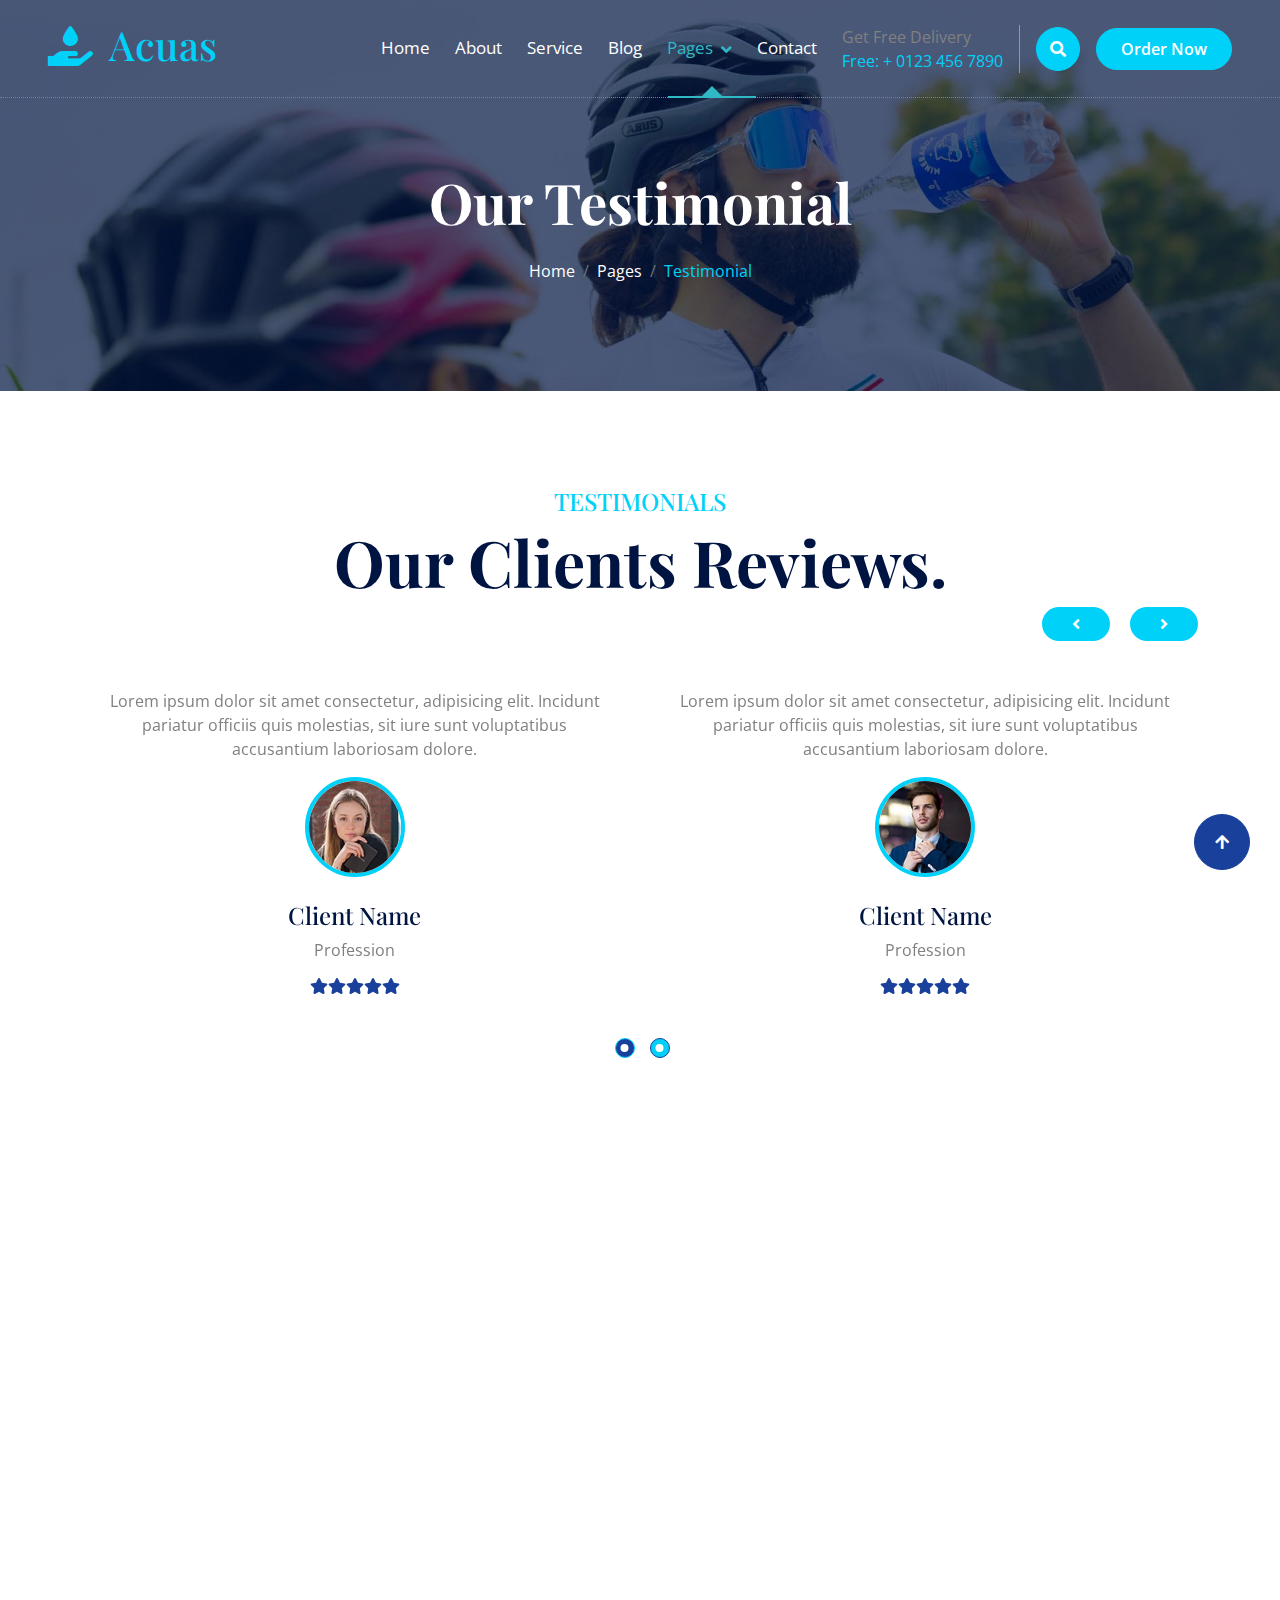
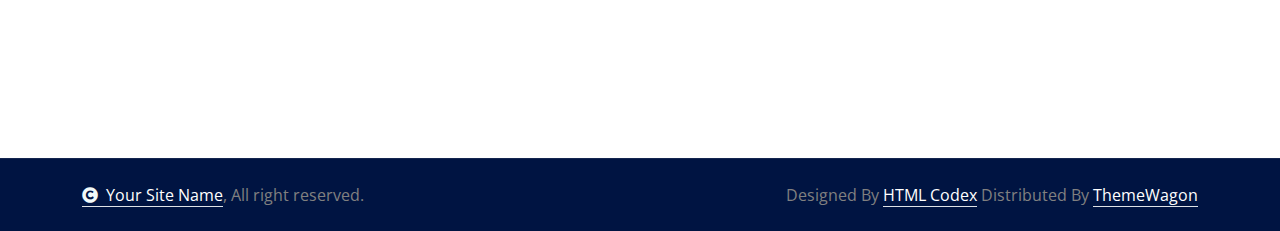
<file: testimonial.html>
<!DOCTYPE html>
<html lang="en">

    <head>
        <meta charset="utf-8">
        <title>Acuas - Drinking Water Website Template</title>
        <meta content="width=device-width, initial-scale=1.0" name="viewport">
        <meta content="" name="keywords">
        <meta content="" name="description">

        <!-- Google Web Fonts -->
        <link rel="preconnect" href="https://fonts.googleapis.com">
        <link rel="preconnect" href="https://fonts.gstatic.com" crossorigin>
        <link href="https://fonts.googleapis.com/css2?family=Open+Sans:ital,wdth,wght@0,75..100,300..800;1,75..100,300..800&family=Playfair+Display:ital,wght@0,400..900;1,400..900&display=swap" rel="stylesheet"> 

        <!-- Icon Font Stylesheet -->
        <link rel="stylesheet" href="https://use.fontawesome.com/releases/v5.15.4/css/all.css"/>
        <link href="https://cdn.jsdelivr.net/npm/bootstrap-icons@1.4.1/font/bootstrap-icons.css" rel="stylesheet">

        <!-- Libraries Stylesheet -->
        <link href="lib/animate/animate.min.css" rel="stylesheet">
        <link href="lib/owlcarousel/assets/owl.carousel.min.css" rel="stylesheet">


        <!-- Customized Bootstrap Stylesheet -->
        <link href="css/bootstrap.min.css" rel="stylesheet">

        <!-- Template Stylesheet -->
        <link href="css/style.css" rel="stylesheet">
    </head>

    <body>

        <!-- Spinner Start -->
        <div id="spinner" class="show bg-white position-fixed translate-middle w-100 vh-100 top-50 start-50 d-flex align-items-center justify-content-center">
            <div class="spinner-border text-primary" style="width: 3rem; height: 3rem;" role="status">
                <span class="sr-only">Loading...</span>
            </div>
        </div>
        <!-- Spinner End -->

        <!-- Navbar & Hero Start -->
        <div class="container-fluid position-relative p-0">
            <nav class="navbar navbar-expand-lg navbar-light px-4 px-lg-5 py-3 py-lg-0">
                <a href="" class="navbar-brand p-0">
                    <h1 class="text-primary"><i class="fas fa-hand-holding-water me-3"></i>Acuas</h1>
                    <!-- <img src="img/logo.png" alt="Logo"> -->
                </a>
                <button class="navbar-toggler" type="button" data-bs-toggle="collapse" data-bs-target="#navbarCollapse">
                    <span class="fa fa-bars"></span>
                </button>
                <div class="collapse navbar-collapse" id="navbarCollapse">
                    <div class="navbar-nav ms-auto py-0">
                        <a href="index.html" class="nav-item nav-link">Home</a>
                        <a href="about.html" class="nav-item nav-link">About</a>
                        <a href="service.html" class="nav-item nav-link">Service</a>
                        <a href="blog.html" class="nav-item nav-link">Blog</a>
                        <div class="nav-item dropdown active">
                            <a href="#" class="nav-link dropdown-toggle active" data-bs-toggle="dropdown">Pages</a>
                            <div class="dropdown-menu m-0">
                                <a href="feature.html" class="dropdown-item">Our Feature</a>
                                <a href="product.html" class="dropdown-item">Our Product</a>
                                <a href="team.html" class="dropdown-item">Our Team</a>
                                <a href="testimonial.html" class="dropdown-item active">Testimonial</a>
                                <a href="404.html" class="dropdown-item">404 Page</a>
                            </div>
                        </div>
                        <a href="contact.html" class="nav-item nav-link">Contact</a>
                    </div>
                    <div class="d-none d-xl-flex me-3">
                        <div class="d-flex flex-column pe-3 border-end border-primary">
                            <span class="text-body">Get Free Delivery</span>
                            <a href="tel:+4733378901"><span class="text-primary">Free: + 0123 456 7890</span></a>
                        </div>
                    </div>
                    <button class="btn btn-primary btn-md-square d-flex flex-shrink-0 mb-3 mb-lg-0 rounded-circle me-3" data-bs-toggle="modal" data-bs-target="#searchModal"><i class="fas fa-search"></i></button>
                    <a href="" class="btn btn-primary rounded-pill d-inline-flex flex-shrink-0 py-2 px-4">Order Now</a>
                </div>
            </nav>

            <!-- Header Start -->
            <div class="container-fluid bg-breadcrumb">
                <div class="container text-center py-5" style="max-width: 900px;">
                    <h4 class="text-white display-4 mb-4 wow fadeInDown" data-wow-delay="0.1s">Our Testimonial</h4>
                    <ol class="breadcrumb d-flex justify-content-center mb-0 wow fadeInDown" data-wow-delay="0.3s">
                        <li class="breadcrumb-item"><a href="index.html">Home</a></li>
                        <li class="breadcrumb-item"><a href="#">Pages</a></li>
                        <li class="breadcrumb-item active text-primary">Testimonial</li>
                    </ol>    
                </div>
            </div>
            <!-- Header End -->
        </div>
        <!-- Navbar & Hero End -->

        <!-- Modal Search Start -->
        <div class="modal fade" id="searchModal" tabindex="-1" aria-labelledby="exampleModalLabel" aria-hidden="true">
            <div class="modal-dialog modal-fullscreen">
                <div class="modal-content rounded-0">
                    <div class="modal-header">
                        <h4 class="modal-title mb-0" id="exampleModalLabel">Search by keyword</h4>
                        <button type="button" class="btn-close" data-bs-dismiss="modal" aria-label="Close"></button>
                    </div>
                    <div class="modal-body d-flex align-items-center">
                        <div class="input-group w-75 mx-auto d-flex">
                            <input type="search" class="form-control p-3" placeholder="keywords" aria-describedby="search-icon-1">
                            <span id="search-icon-1" class="input-group-text btn border p-3"><i class="fa fa-search text-white"></i></span>
                        </div>
                    </div>
                </div>
            </div>
        </div>
        <!-- Modal Search End -->

        <!-- Testimonial Start -->
        <div class="container-fluid testimonial py-5">
            <div class="container py-5">
                <div class="text-center mx-auto pb-5 wow fadeInUp" data-wow-delay="0.2s" style="max-width: 800px;">
                    <h4 class="text-uppercase text-primary">Testimonials</h4>
                    <h1 class="display-3 text-capitalize mb-3">Our clients reviews.</h1>
                </div>
                <div class="owl-carousel testimonial-carousel wow fadeInUp" data-wow-delay="0.3s">
                    <div class="testimonial-item text-center p-4">
                        <p>Lorem ipsum dolor sit amet consectetur, adipisicing elit. Incidunt pariatur officiis quis molestias, sit iure sunt voluptatibus accusantium laboriosam dolore.
                        </p>
                        <div class="d-flex justify-content-center mb-4">
                            <img src="img/testimonial-1.jpg" class="img-fluid border border-4 border-primary" style="width: 100px; height: 100px; border-radius: 50px;" alt="">
                        </div>
                        <div class="d-block">
                            <h4 class="text-dark">Client Name</h4>
                            <p class="m-0 pb-3">Profession</p>
                            <div class="d-flex justify-content-center text-secondary">
                                <i class="fas fa-star"></i>
                                <i class="fas fa-star"></i>
                                <i class="fas fa-star"></i>
                                <i class="fas fa-star"></i>
                                <i class="fas fa-star"></i>
                            </div>
                        </div>
                    </div>
                    <div class="testimonial-item text-center p-4">
                        <p>Lorem ipsum dolor sit amet consectetur, adipisicing elit. Incidunt pariatur officiis quis molestias, sit iure sunt voluptatibus accusantium laboriosam dolore.
                        </p>
                        <div class="d-flex justify-content-center mb-4">
                            <img src="img/testimonial-2.jpg" class="img-fluid border border-4 border-primary" style="width: 100px; height: 100px; border-radius: 50px;" alt="">
                        </div>
                        <div class="d-block">
                            <h4 class="text-dark">Client Name</h4>
                            <p class="m-0 pb-3">Profession</p>
                            <div class="d-flex justify-content-center text-secondary">
                                <i class="fas fa-star"></i>
                                <i class="fas fa-star"></i>
                                <i class="fas fa-star"></i>
                                <i class="fas fa-star"></i>
                                <i class="fas fa-star"></i>
                            </div>
                        </div>
                    </div>
                    <div class="testimonial-item text-center p-4">
                        <p>Lorem ipsum dolor sit amet consectetur, adipisicing elit. Incidunt pariatur officiis quis molestias, sit iure sunt voluptatibus accusantium laboriosam dolore.
                        </p>
                        <div class="d-flex justify-content-center mb-4">
                            <img src="img/testimonial-3.jpg" class="img-fluid border border-4 border-primary" style="width: 100px; height: 100px; border-radius: 50px;" alt="">
                        </div>
                        <div class="d-block">
                            <h4 class="text-dark">Client Name</h4>
                            <p class="m-0 pb-3">Profession</p>
                            <div class="d-flex justify-content-center text-secondary">
                                <i class="fas fa-star"></i>
                                <i class="fas fa-star"></i>
                                <i class="fas fa-star"></i>
                                <i class="fas fa-star"></i>
                                <i class="fas fa-star"></i>
                            </div>
                        </div>
                    </div>
                    <div class="testimonial-item text-center p-4">
                        <p>Lorem ipsum dolor sit amet consectetur, adipisicing elit. Incidunt pariatur officiis quis molestias, sit iure sunt voluptatibus accusantium laboriosam dolore.
                        </p>
                        <div class="d-flex justify-content-center mb-4">
                            <img src="img/testimonial-3.jpg" class="img-fluid border border-4 border-primary" style="width: 100px; height: 100px; border-radius: 50px;" alt="">
                        </div>
                        <div class="d-block">
                            <h4 class="text-dark">Client Name</h4>
                            <p class="m-0 pb-3">Profession</p>
                            <div class="d-flex justify-content-center text-secondary">
                                <i class="fas fa-star"></i>
                                <i class="fas fa-star"></i>
                                <i class="fas fa-star"></i>
                                <i class="fas fa-star"></i>
                                <i class="fas fa-star"></i>
                            </div>
                        </div>
                    </div>
                </div>
            </div>
        </div>
        <!-- Testimonial End -->

        <!-- Footer Start -->
        <div class="container-fluid footer py-5 wow fadeIn" data-wow-delay="0.2s">
            <div class="container py-5">
                <div class="row g-5 mb-5 align-items-center">
                    <div class="col-lg-7">
                        <div class="position-relative mx-auto">
                            <input class="form-control rounded-pill w-100 py-3 ps-4 pe-5" type="text" placeholder="Email address to Subscribe">
                            <button type="button" class="btn btn-secondary rounded-pill position-absolute top-0 end-0 py-2 px-4 mt-2 me-2">Subscribe</button>
                        </div>
                    </div>
                    <div class="col-lg-5">
                        <div class="d-flex align-items-center justify-content-center justify-content-lg-end">
                            <a class="btn btn-secondary btn-md-square rounded-circle me-3" href=""><i class="fab fa-facebook-f"></i></a>
                            <a class="btn btn-secondary btn-md-square rounded-circle me-3" href=""><i class="fab fa-twitter"></i></a>
                            <a class="btn btn-secondary btn-md-square rounded-circle me-3" href=""><i class="fab fa-instagram"></i></a>
                            <a class="btn btn-secondary btn-md-square rounded-circle me-0" href=""><i class="fab fa-linkedin-in"></i></a>
                        </div>
                    </div>
                </div>
                <div class="row g-5">
                    <div class="col-md-6 col-lg-6 col-xl-3">
                        <div class="footer-item d-flex flex-column">
                            <div class="footer-item">
                                <h3 class="text-white mb-4"><i class="fas fa-hand-holding-water text-primary me-3"></i>Acuas</h3>
                                <p class="mb-3">Dolor amet sit justo amet elitr clita ipsum elitr est.Lorem ipsum dolor sit amet, consectetur adipiscing elit consectetur adipiscing elit.</p>
                            </div>
                            <div class="position-relative">
                                <input class="form-control rounded-pill w-100 py-3 ps-4 pe-5" type="text" placeholder="Enter your email">
                                <button type="button" class="btn btn-secondary rounded-pill position-absolute top-0 end-0 py-2 mt-2 me-2">SignUp</button>
                            </div>
                        </div>
                    </div>
                    <div class="col-md-6 col-lg-6 col-xl-3">
                        <div class="footer-item d-flex flex-column">
                            <h4 class="text-white mb-4">About Us</h4>
                            <a href="#"><i class="fas fa-angle-right me-2"></i> Why Choose Us</a>
                            <a href="#"><i class="fas fa-angle-right me-2"></i> Free Water Bottles</a>
                            <a href="#"><i class="fas fa-angle-right me-2"></i> Water Dispensers</a>
                            <a href="#"><i class="fas fa-angle-right me-2"></i> Bottled Water Coolers</a>
                            <a href="#"><i class="fas fa-angle-right me-2"></i> Contact us</a>
                            <a href="#"><i class="fas fa-angle-right me-2"></i> Terms & Conditions</a>
                        </div>
                    </div>
                    <div class="col-md-6 col-lg-6 col-xl-3">
                        <div class="footer-item d-flex flex-column">
                            <h4 class="text-white mb-4">Business Hours</h4>
                            <div class="mb-3">
                                <h6 class="text-muted mb-0">Mon - Friday:</h6>
                                <p class="text-white mb-0">09.00 am to 07.00 pm</p>
                            </div>
                            <div class="mb-3">
                                <h6 class="text-muted mb-0">Saturday:</h6>
                                <p class="text-white mb-0">10.00 am to 05.00 pm</p>
                            </div>
                            <div class="mb-3">
                                <h6 class="text-muted mb-0">Vacation:</h6>
                                <p class="text-white mb-0">All Sunday is our vacation</p>
                            </div>
                        </div>
                    </div>
                    <div class="col-md-6 col-lg-6 col-xl-3">
                        <div class="footer-item d-flex flex-column">
                            <h4 class="text-white mb-4">Contact Info</h4>
                            <a href="#"><i class="fa fa-map-marker-alt me-2"></i> 123 Street, New York, USA</a>
                            <a href="mailto:info@example.com"><i class="fas fa-envelope me-2"></i> info@example.com</a>
                            <a href="mailto:info@example.com"><i class="fas fa-envelope me-2"></i> info@example.com</a>
                            <a href="tel:+012 345 67890"><i class="fas fa-phone me-2"></i> +012 345 67890</a>
                            <a href="tel:+012 345 67890" class="mb-3"><i class="fas fa-print me-2"></i> +012 345 67890</a>
                        </div>
                    </div>
                </div>
            </div>
        </div>
        <!-- Footer End -->

        
        <!-- Copyright Start -->
        <div class="container-fluid copyright py-4">
            <div class="container">
                <div class="row g-4 align-items-center">
                    <div class="col-md-6 text-center text-md-start mb-md-0">
                        <span class="text-body"><a href="#" class="border-bottom text-white"><i class="fas fa-copyright text-light me-2"></i>Your Site Name</a>, All right reserved.</span>
                    </div>
                    <div class="col-md-6 text-center text-md-end text-body">
                        <!--/*** This template is free as long as you keep the below author’s credit link/attribution link/backlink. ***/-->
                        <!--/*** If you'd like to use the template without the below author’s credit link/attribution link/backlink, ***/-->
                        <!--/*** you can purchase the Credit Removal License from "https://htmlcodex.com/credit-removal". ***/-->
                        Designed By <a class="border-bottom text-white" href="https://htmlcodex.com">HTML Codex</a> Distributed By <a class="border-bottom text-white" href="https://themewagon.com">ThemeWagon</a>
                    </div>
                </div>
            </div>
        </div>
        <!-- Copyright End -->


        <!-- Back to Top -->
        <a href="#" class="btn btn-secondary btn-lg-square rounded-circle back-to-top"><i class="fa fa-arrow-up"></i></a>   

        
    <!-- JavaScript Libraries -->
    <script src="https://ajax.googleapis.com/ajax/libs/jquery/3.6.4/jquery.min.js"></script>
    <script src="https://cdn.jsdelivr.net/npm/bootstrap@5.0.0/dist/js/bootstrap.bundle.min.js"></script>
    <script src="lib/wow/wow.min.js"></script>
    <script src="lib/easing/easing.min.js"></script>
    <script src="lib/waypoints/waypoints.min.js"></script>
    <script src="lib/counterup/counterup.min.js"></script>
    <script src="lib/owlcarousel/owl.carousel.min.js"></script>
    

    <!-- Template Javascript -->
    <script src="js/main.js"></script>
    </body>

</html>
</file>
<file: css/style.css>
/*** Spinner Start ***/
/*** Spinner ***/
#spinner {
    opacity: 0;
    visibility: hidden;
    transition: opacity .5s ease-out, visibility 0s linear .5s;
    z-index: 99999;
}

#spinner.show {
    transition: opacity .5s ease-out, visibility 0s linear 0s;
    visibility: visible;
    opacity: 1;
}
/*** Spinner End ***/

.back-to-top {
    position: fixed;
    right: 30px;
    bottom: 30px;
    transition: 0.5s;
    z-index: 99;
}

/*** Button Start ***/
.btn {
    font-weight: 600;
    transition: .5s;
}

.btn-square {
    width: 32px;
    height: 32px;
}

.btn-sm-square {
    width: 34px;
    height: 34px;
}

.btn-md-square {
    width: 44px;
    height: 44px;
}

.btn-lg-square {
    width: 56px;
    height: 56px;
}

.btn-xl-square {
    width: 66px;
    height: 66px;
}

.btn-square,
.btn-sm-square,
.btn-md-square,
.btn-lg-square,
.btn-xl-square {
    padding: 0;
    display: flex;
    align-items: center;
    justify-content: center;
    font-weight: normal;
}

.btn.btn-primary {
    color: var(--bs-white);
}

.btn.btn-primary:hover {
    background: var(--bs-secondary);
    border: 1px solid var(--bs-secondary);
}

.btn.btn-secondary {
    color: var(--bs-white);
   
}

.btn.btn-secondary:hover {
    background: var(--bs-primary);
    border: 1px solid var(--bs-primary);
}
/*** Topbar Start ***/

/*** Navbar ***/
.navbar-light .navbar-nav .nav-link {
    position: relative;
    margin-right: 25px;
    padding: 35px 0;
    color: var(--bs-white);
    font-size: 17px;
    font-weight: 400;
    outline: none;
    transition: .5s;
}

.sticky-top.navbar-light .navbar-nav .nav-link {
    padding: 20px 0;
    color: var(--bs-dark);
}

.navbar-light .navbar-nav .nav-link:hover,
.navbar-light .navbar-nav .nav-link.active {
    color: #31b8c5;
}

.navbar-light .navbar-brand img {
    max-height: 60px;
    transition: .5s;
}

.sticky-top.navbar-light .navbar-brand img {
    max-height: 45px;
}

.navbar .dropdown-toggle::after {
    border: none;
    content: "\f107";
    font-family: "Font Awesome 5 Free";
    font-weight: 600;
    vertical-align: middle;
    margin-left: 8px;
}

.dropdown .dropdown-menu a:hover {
    background: var(--bs-primary);
    color: var(--bs-white);
}

.navbar .nav-item:hover .dropdown-menu {
    transform: rotateX(0deg);
    visibility: visible;
    background: var(--bs-light);
    transition: .5s;
    opacity: 1;
}

@media (max-width: 991.98px) {
    .sticky-top.navbar-light {
        position: relative;
        background: var(--bs-white);
    }

    .navbar.navbar-expand-lg .navbar-toggler {
        padding: 10px 20px;
        border: 1px solid var(--bs-primary);
        color: var(--bs-primary);
    }

    .navbar-light .navbar-collapse {
        margin-top: 15px;
        border-top: 1px solid rgba(0, 0, 0, .08);
    }

    .navbar-light .navbar-nav .nav-link,
    .sticky-top.navbar-light .navbar-nav .nav-link {
        padding: 10px 0;
        margin-left: 0;
        color: var(--bs-dark);
    }

    .navbar-light .navbar-brand img {
        max-height: 45px;
    }
}

@media (min-width: 992px) {
    .navbar .nav-item .dropdown-menu {
        display: block;
        visibility: hidden;
        top: 100%;
        transform: rotateX(-75deg);
        transform-origin: 0% 0%;
        border: 0;
        border-radius: 10px;
        transition: .5s;
        opacity: 0;
    }

    .navbar-light {
        position: absolute;
        width: 100%;
        top: 0;
        left: 0;
        border-top: 0;
        border-right: 0;
        border-bottom: 1px solid;
        border-left: 0;
        border-style: dotted;
        z-index: 999;
    }
    
    .sticky-top.navbar-light {
        position: fixed;
        background: var(--bs-light);
        border: none;
    }

    .navbar-light .navbar-nav .nav-item::before {
        position: absolute;
        content: "";
        width: 0;
        height: 2px;
        bottom: -1px;
        left: 50%;
        background: #31b8c5;
        transition: .5s;
    }

    .sticky-top.navbar-light .navbar-nav .nav-item::before {
        bottom: 0;
    }

    .navbar-light .navbar-nav .nav-item::after {
        content: "";
        position: absolute;
        bottom: 1px;
        left: 50%;
        transform: translateX(-50%);
        border: 10px solid;
        border-color: transparent transparent #31b8c5 transparent;
        opacity: 0;
        transition: 0.5s;
    }

    .navbar-light .navbar-nav .nav-item:hover::after,
    .navbar-light .navbar-nav .nav-item.active::after {
        bottom: 1px;
        opacity: 1;
    }

    .navbar-light .navbar-nav .nav-item:hover::before,
    .navbar-light .navbar-nav .nav-item.active::before {
        width: calc(100% - 2px);
        left: 1px;
    }

    .navbar-light .navbar-nav .nav-link.nav-contact::before {
        display: none;
    }
}
/*** Carousel Hero Header Start ***/
.carousel-header {
    position: relative;
    overflow: hidden;
}

.carousel-indicators {
    display: none;
}

.carousel .carousel-control-prev,
.carousel .carousel-control-next {
    width: 0;
}

.carousel .carousel-control-prev .carousel-control-prev-icon,
.carousel .carousel-control-next .carousel-control-next-icon {
    position: absolute;
    top: 50%;
    transform: translateY(-50%);
    padding: 25px 25px;
    display: flex;
    align-items: center;
    justify-content: center;
    background: var(--bs-primary);
    transition: 0.5s;
}

.carousel .carousel-control-prev .carousel-control-prev-icon {
    left: 0;
    border-left: 0;
    border-top-left-radius: 0;
    border-top-right-radius: 50px;
    border-bottom-left-radius: 0;
    border-bottom-right-radius: 50px;

}

.carousel .carousel-control-next .carousel-control-next-icon {
    right: 0;
    border-right: 0;
    border-top-left-radius: 50px;
    border-top-right-radius: 0;
    border-bottom-left-radius: 50px;
    border-bottom-right-radius: 0;
}

.carousel .carousel-control-prev .carousel-control-prev-icon:hover,
.carousel .carousel-control-next .carousel-control-next-icon:hover {
    background: var(--bs-secondary);
}

.carousel .carousel-inner .carousel-item {
    position: relative;
}

.carousel .carousel-inner .carousel-item .carousel-caption-1  {
    position: absolute;
    width: 100%;
    height: 100%;
    top: 0;
    left: 0;
    padding-top: 100px;
    display: flex;
    align-items: center;
    justify-content: end;
    background: linear-gradient(rgba(0, 0, 0, .5), rgba(0, 0, 0, 0.5));
    background-size: cover;
}

.carousel-caption-1-content {
    text-align: end;
    padding-right: 100px;
}

.carousel-caption-1-content .carousel-caption-1-content-btn {
    display: flex;
    justify-content: end;
}

.carousel .carousel-inner .carousel-item .carousel-caption-2  {
    position: absolute;
    width: 100%;
    height: 100%;
    top: 0;
    left: 0;
    padding-top: 100px;
    display: flex;
    align-items: center;
    text-align: center;
    background: linear-gradient(rgba(0, 0, 0, .5), rgba(0, 0, 0, 0.5));
    background-size: cover;
}

.carousel-caption-2-content {
    text-align: start;
    padding-left: 100px;
}

.carousel-caption-2-content .carousel-caption-2-content-btn {
    display: flex;
    justify-content: start;
}


@media (max-width: 992px) {
    .carousel .carousel-inner .carousel-item {
        height: 700px;
        margin-top: -100px;
    }

    .carousel .carousel-inner .carousel-item img {
        height: 700px;
        object-fit: cover;
    }


    .carousel .carousel-inner .carousel-item .carousel-caption-1 {
        max-width: 100% !important;
        justify-content: center;
    }

    .carousel-caption-1-content {
        padding: 0 20px !important;
        text-align: center !important;
    }

    .carousel-caption-1-content .carousel-caption-1-content-btn {
        justify-content: center;
    }


    .carousel .carousel-inner .carousel-item .carousel-caption-2 {
        max-width: 100% !important;
        justify-content: center;
    }

    .carousel-caption-2-content {
        padding: 0 20px !important;
        text-align: center !important;
    }

    .carousel-caption-2-content .carousel-caption-2-content-btn {
        justify-content: center;
    }



    .carousel .carousel-control-prev .carousel-control-prev-icon,
    .carousel .carousel-control-next .carousel-control-next-icon {
        display: none;
    }
}

.modal .modal-header {
    height: 100px;
}

#searchModal .modal-content {
    background: rgba(255, 255, 255, .6);
}
/*** Carousel Hero Header End ***/

/*** Single Page Hero Header Start ***/
.bg-breadcrumb {
    position: relative;
    overflow: hidden;
    background: linear-gradient(rgba(0, 20, 66, 0.7), rgba(0, 20, 66, 0.7)), url(../img/breadcrumb.jpg);
    background-position: center top;
    background-repeat: no-repeat;
    background-size: cover;
    padding: 120px 0 60px 0;
    transition: 0.5s;
}

.bg-breadcrumb .breadcrumb {
    position: relative;
}

.bg-breadcrumb .breadcrumb .breadcrumb-item a {
    color: var(--bs-white);
}

@media (max-width: 992px) {
    .bg-breadcrumb {
        padding: 60px 0 60px 0;
    }
}
/*** Single Page Hero Header End ***/


/*** Features Start ***/
.feature .feature-item {
    display: flex;
    flex-direction: column;
    align-items: center;
    text-align: center;
    background: var(--bs-white);
    border-radius: 10px;
    transition: 0.5s;
}

.feature .feature-item:hover {
    box-shadow: 0 0 45px rgba(0, 0, 0, .08);
}

.feature .feature-item .feature-icon {
    width: 100px;
    height: 100px;
    border-radius: 50px;
    display: flex;
    align-items: center;
    justify-content: center;
    background: var(--bs-primary);
}

.feature .feature-item .feature-icon i {
    transition: 0.5s;
}

.feature .feature-item:hover .feature-icon i {
    transform: rotate(360deg);
}

.feature .feature-item a.btn {
    transition: 0.5s;
}

.feature .feature-item:hover a.btn:hover {
    color: var(--bs-primary) !important;
}
/*** Features End ***/

/*** About Start ***/
.about .about-img {
    position: relative;
    padding-bottom: 30px;
    margin-top: 30px; 
    margin-left: 30px;
}

.about .about-img::before {
    content: "";
    position: absolute;
    width: 100%;
    height: 10px;
    top: -30px;
    right: 0;
    border-radius: 10px;
    background: var(--bs-secondary);

}

.about .about-img::after {
    content: "";
    position: absolute;
    width: 10px;
    height: 100%;
    left: -30px;
    bottom: 30px;
    border-radius: 10px;
    background: var(--bs-secondary);
}

.about .about-img .about-exp {
    position: absolute;
    top: 0;
    left: 0;
    padding: 25px;
    font-size: 30px;
    font-weight: bold;
    background: var(--bs-secondary);
    color: var(--bs-white);
    border: 1px solid var(--bs-secondary);
    margin-top: -30px;
    margin-left: -30px;
    border-radius: 10px;
}
/*** About End ***/

/*** Service Start ***/
.service-item {
    position: relative;
    box-shadow: 0 0 45px rgba(0, 0, 0, .08);
}

.service-item::after {
    content: "";
    position: absolute;
    width: 0;
    height: 0;
    left: 0;
    bottom: 0;
    border-radius: 10px;
    background: var(--bs-primary);
    transition: 0.5s;
    z-index: 1;
}

.service-item:hover::after {
    width: 100%;
    height: 100%;
}

.service-item:hover .service-content,
.service-item:hover .service-btn {
    position: relative;
    z-index: 2;
}

.service-item .service-content a,
.service-item .service-content p {
    transition: 0.5s;
}

.service-item:hover .service-content a:hover {
    color: var(--bs-secondary);
}

.service-item:hover .service-content p {
    color: var(--bs-white);
} 

.service-item .service-btn {
    width: 80px;
    height: 80px;
    border-radius: 50px;
    display: flex;
    align-items: center;
    justify-content: center;
    background: var(--bs-primary);
    transition: 0.5s;
}

.service-item .service-btn i {
    transition: 0.5s;
}

.service-item:hover .service-btn {
    background: var(--bs-white);
}

.service-item:hover .service-btn i {
    transform: rotate(360deg);
    color: var(--bs-primary) !important;
}
/*** Service End ***/


/*** Counter Start ***/
.counter {
    position: relative;
    overflow: hidden;
    background: linear-gradient(rgba(25, 64, 154, 0.9), rgba(25, 64, 154, 1)), url(../img/fact-bg.jpg);
    background-position: center top;
    background-repeat: no-repeat;
    background-size: cover;
}

.counter .counter-item {
    display: flex;
    flex-direction: column;
    justify-content: center;
    text-align: center;
}

.counter .counter-item .counter-item-icon {
    width: 100px;
    height: 100px;
    border-radius: 50px;
    background: var(--bs-primary);
    display: inline-flex;
    align-items: center;
    justify-content: center;
}
/*** Counter End ***/


/*** Products Start ***/
.product .product-item {
    border: 1px solid rgba(196, 211, 211, 0.9);
    border-radius: 10px;
    max-width: 100%; 
    width: 100%; /* Ensures the image takes the full width of the container */
    height: auto; /* Maintains the aspect ratio */
    display: block;
    
    
}

/*** Products End ***/

/*** Blog Start ***/
.blog .blog-item {
    border-radius: 10px;
    background: var(--bs-light);
    transition: 0.5s;
}

.blog .blog-item:hover {
    box-shadow: 0 0 45px rgba(0, 0, 0, 0.2);
}

.blog .blog-item .blog-img {
    position: relative;
    overflow: hidden;
    border-top-left-radius: 10px;
    border-top-right-radius: 10px;
}

.blog .blog-item .blog-img::after {
    content: "";
    position: absolute;
    width: 100%;
    height: 100%;
    top: 0;
    left: 0;
    border-top-left-radius: 10px;
    border-top-right-radius: 10px;
    transition: 0.5s;
    z-index: 1;
}

.blog .blog-item .blog-img img {
    transition: 0.5s;
}

.blog .blog-item:hover .blog-img img {
    transform: scale(1.2);
}

.blog .blog-item:hover .blog-img::after {
    background: rgba(0, 209, 249, 0.2);
}

.blog .blog-item .blog-date {
    position: absolute;
    top: 25px;
    left: 25px;
    border-radius: 10px;
    background: var(--bs-primary);
    color: var(--bs-white);
    z-index: 2;
}

.blog .blog-item .blog-content a {
    transition: 0.5s;
}

.blog .blog-item:hover .blog-content a:hover {
    color: var(--bs-primary) !important;
}
/*** Blog End ***/

/*** Team Start ***/
.team .team-item {
    position: relative;
    overflow: hidden;
    background: var(--bs-white);
    border: 1px solid var(--bs-secondary);
    border-radius: 10px;
}

.team .team-item .team-inner {
    transition: 0.5s;
}
.team .team-item:hover .team-inner {
    box-shadow: 0 0 45px rgba(0, 0, 0, 0.2);
}

.team .team-item .team-inner .team-img {
    position: relative;
    z-index: 2;
}

.team .team-item .team-inner .team-img::after {
    content: "";
    width: 100%;
    height: 0;
    position: absolute;
    top: 0;
    left: 0;
    border-top-left-radius: 10px;
    border-top-right-radius: 10px;
    background: rgba(0, 209, 249, 0.2);
    transition: 0.5s;
    z-index: 3;
}

.team .team-item:hover .team-inner .team-img::after {
    height: 100%;
}

.team .team-item .team-inner .team-img .team-share {
    position: absolute;
    left: 10px;
    bottom: 10px;
    transition: 0.5s;
    z-index: 2;
}

.team .team-item:hover .team-inner .team-img .team-share {
    opacity: 0;
}

.team .team-item .team-inner .team-img .team-icon {
    position: absolute;
    bottom: 0;
    left: -100%;
    border-bottom-left-radius: 0 !important; 
    border-top-left-radius: 0 !important;
    display: inline-flex;
    background: var(--bs-primary);
    transition: 0.5s;
    z-index: 4;
}

.team .team-item:hover .team-inner .team-img .team-icon { 
    left: -25px; 
}
/*** Team End ***/


/*** testimonial Start ***/
.testimonial .owl-nav .owl-prev {
    position: absolute;
    top: -58px;
    right: 0;
    background: var(--bs-primary);
    color: var(--bs-white);
    padding: 5px 30px;
    border-radius: 30px;
    transition: 0.5s;
}

.testimonial .owl-nav .owl-prev:hover {
    background: var(--bs-secondary);
    color: var(--bs-white);
}

.testimonial .owl-nav .owl-next {
    position: absolute;
    top: -58px;
    right: 88px;
    background: var(--bs-primary);
    color: var(--bs-white);
    padding: 5px 30px;
    border-radius: 30px;
    transition: 0.5s;
}

.testimonial .owl-nav .owl-next:hover {
    background: var(--bs-secondary);
    color: var(--bs-white);
}

.testimonial-carousel .owl-dots {
    display: flex;
    justify-content: center;
    margin-left: 20px;
    margin-top: 20px;
}

.testimonial-carousel .owl-dots .owl-dot {
    width: 20px;
    height: 20px;
    border-radius: 20px;
    margin-right: 15px;
    border: 1px solid var(--bs-secondary);
    background: var(--bs-primary);
    transition: 0.5s;
}

.testimonial-carousel .owl-dots .owl-dot.active {
    width: 20px;
    height: 20px;
    border-radius: 20px;
    border: 1px solid var(--bs-primary);
    background: var(--bs-secondary) !important;
    transition: 0.5s;
}

.testimonial-carousel .owl-dots .owl-dot span {
    position: relative;
    margin-top: 50%;
    margin-left: 50%;
    transform: translate(-50%, -50%);
    display: flex;
    align-items: center;
    justify-content: center;
    text-align: center;
}

.testimonial-carousel .owl-dots .owl-dot span::after {
    content: "";
    width: 8px;
    height: 8px;
    border-radius: 8px;
    position: absolute;
    top: 50%;
    left: 0;
    transform: translateY(-50%);
    display: flex;
    align-items: center;
    justify-content: center;
    text-align: center;
    background: var(--bs-white);
}

/* @media (max-width: 992px) {
    .owl-carousel.testimonial-carousel {
        padding-top: 30px;
    }

    .testimonial .owl-nav .owl-prev,
    .testimonial .owl-nav .owl-next {
        top: -30px;
    } */
/* } */
/*** testimonial End ***/

/*** Footer Start ***/
.footer {
    background: var(--bs-dark);
}

.footer .footer-item a {
    line-height: 35px;
    color: var(--bs-body);
    transition: 0.5s;
}

.footer .footer-item p {
    line-height: 35px;
}

.footer .footer-item a:hover {
    letter-spacing: 1px;
    color: var(--bs-primary);
}

.footer .footer-item .footer-btn a,
.footer .footer-item .footer-btn a i {
    transition: 0.5s;
}

.footer .footer-item .footer-btn a:hover {
    background: var(--bs-white);
}

.footer .footer-item .footer-btn a:hover i {
    color: var(--bs-primary) !important;
}
/*** Footer End ***/

/*** copyright Start ***/
.copyright {
    border-top: 1px solid rgba(255, 255, 255, 0.08);
    background: var(--bs-dark);
}
/*** copyright end ***/
</file>
